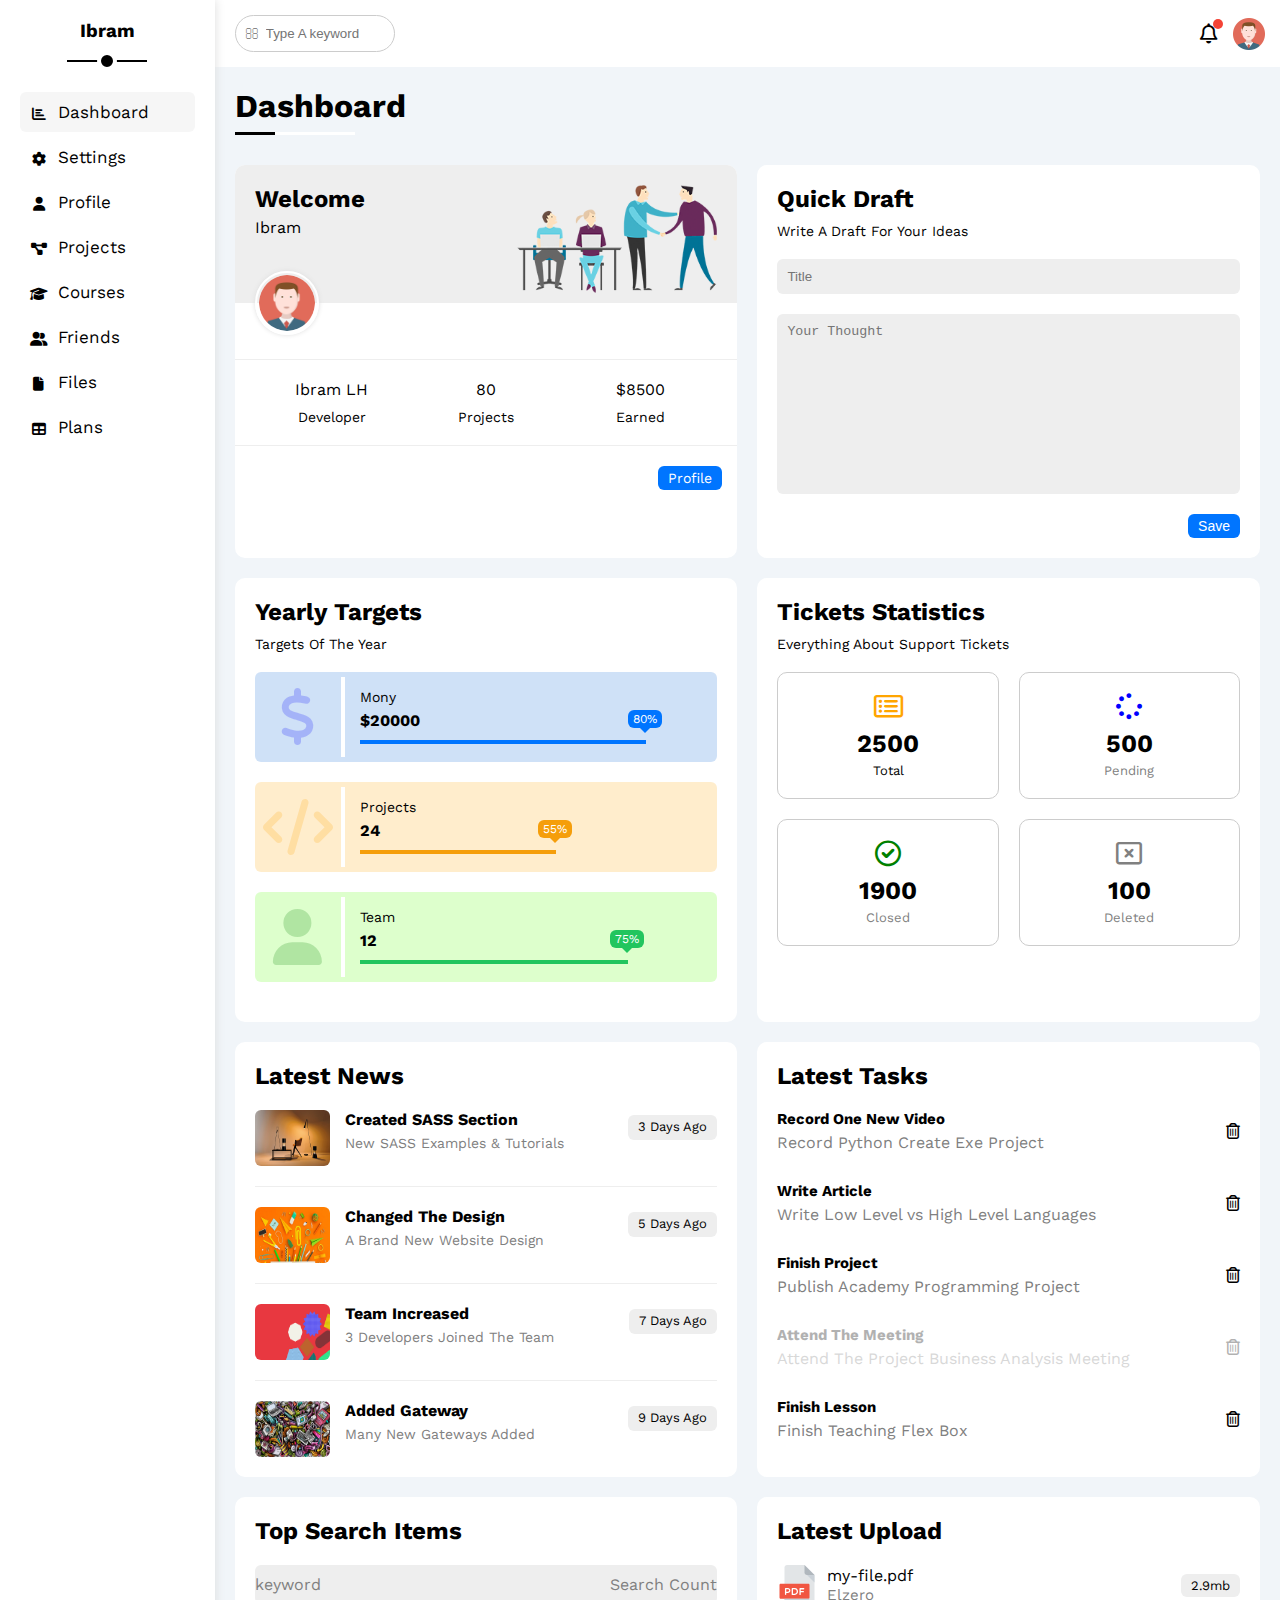
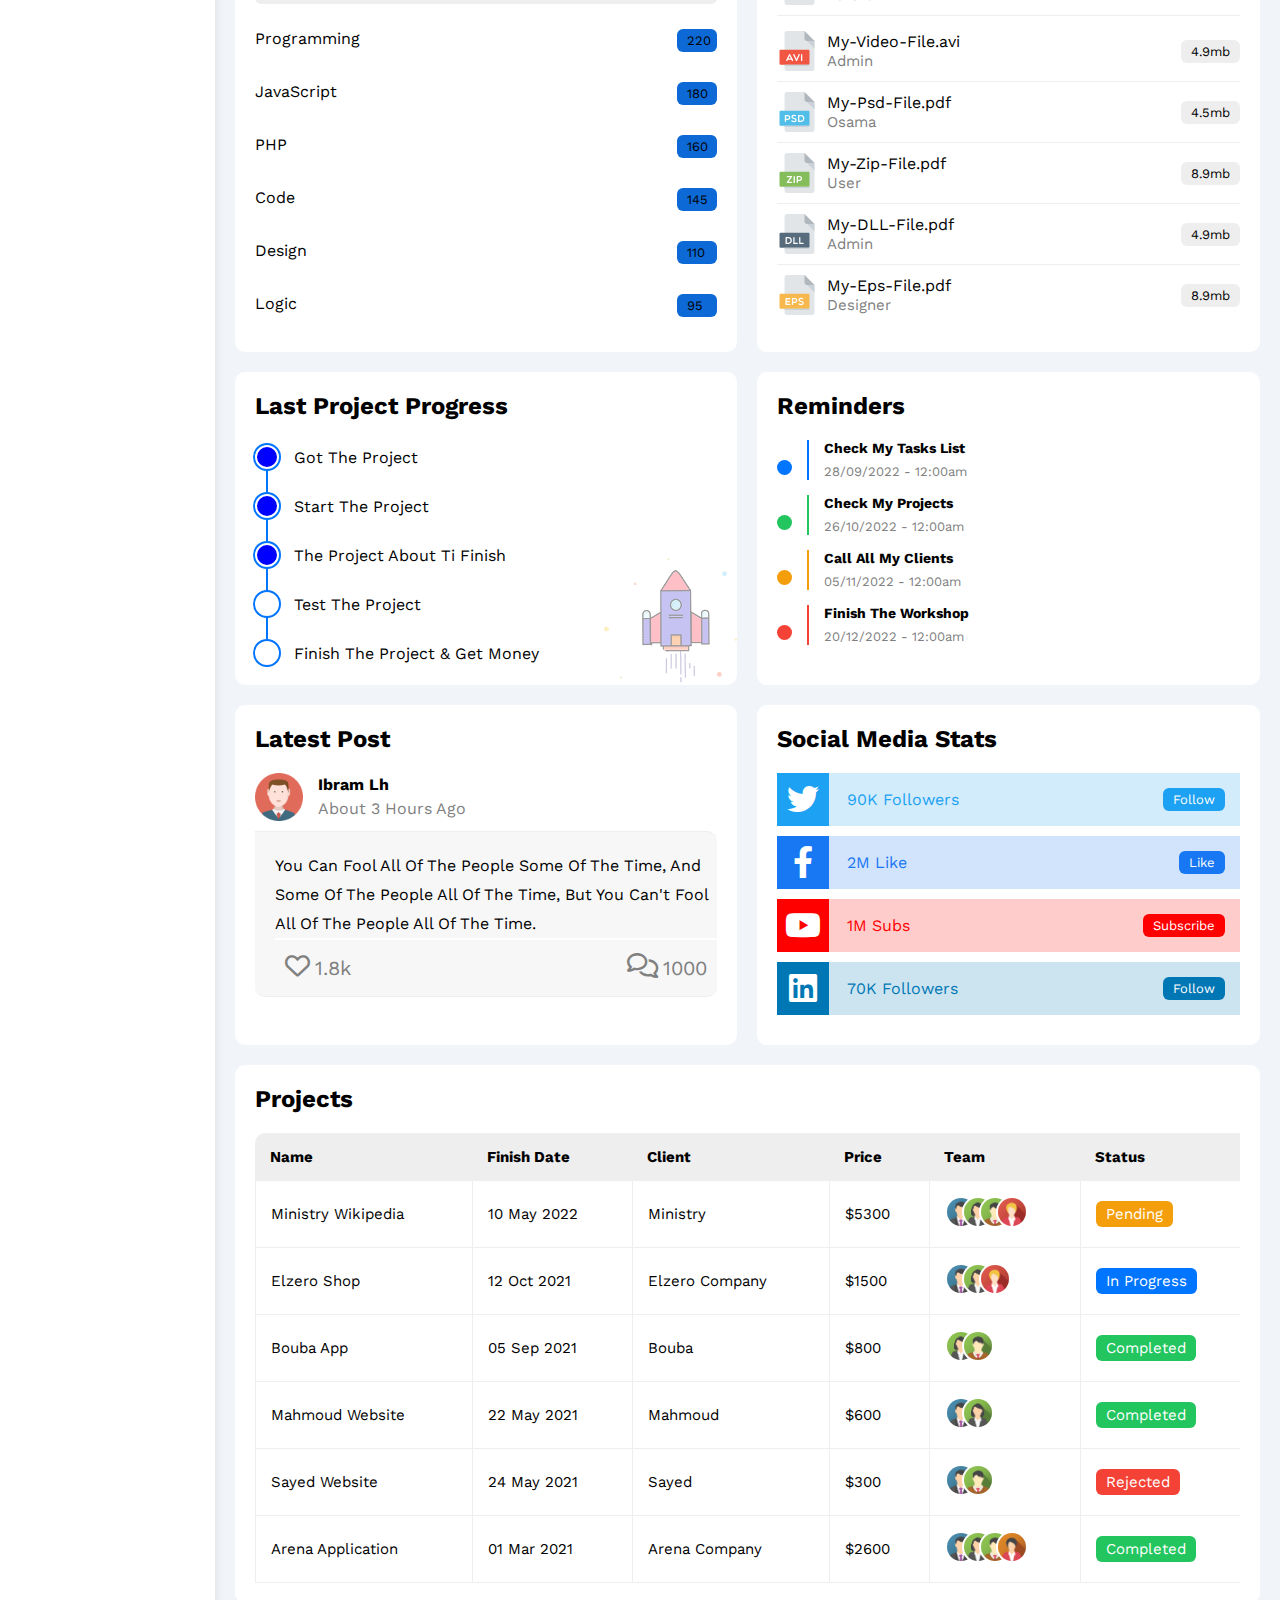
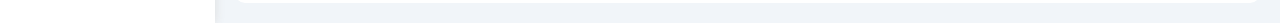
<file: index.html>
<!DOCTYPE html>
<html lang="en">
<head>
	<meta charset="utf-8">
	<meta http-equiv="X-UA-Compatible" content="IE-edge">
	<meta name="viewport" content="width=device-width,initial-scale=1.0">
	<link rel="stylesheet" href="https://cdnjs.cloudflare.com/ajax/libs/font-awesome/4.7.0/fonts/fontawesome-webfont.ttf">
	<link rel="stylesheet" href="https://cdnjs.cloudflare.com/ajax/libs/font-awesome/4.7.0/fonts/fontawesome-webfont.woff">
	<link rel="stylesheet" type="text/css" href="css/all.min.css">
	<link rel="stylesheet" type="text/css" href="css/framework.css">
	<link rel="stylesheet" type="text/css" href="css/master.css">

	<!-- Google Fonts -->
	<link rel="preconnect" href="https://fonts.googleapis.com">
	<link rel="preconnect" href="https://fonts.gstatic.com" crossorigin>
	<link href="https://fonts.googleapis.com/css2?family=Work+Sans:wght@100;200;300;400;500;600;700;800&display=swap" rel="stylesheet">
	<title>Dashboard</title>
</head>
<body>
<div class="page d-flex">
	<div class="sidebar bg-white p-20 p-relative">
	<h3 class="text-center p-relative mt-0">Ibram</h3>
	<ul>
		<li>
			<a class="active d-flex align-center fs-14 c-black rad-6 p-10" href="index.html">
				<i class="fa-solid fa-chart-bar fa-fw"></i>
				<span>Dashboard</span>
			</a>
		</li>
		<li>
			<a class=" d-flex align-center fs-14 c-black rad-6 p-10" href="settings.html">
				<i class="fa-solid fa-gear fa-fw"></i>
				<span>Settings</span>
			</a>
		</li>
		<li>
			<a class=" d-flex align-center fs-14 c-black rad-6 p-10" href="profile.html">
				<i class="fa-solid fa-user fa-fw"></i>
				<span>Profile</span>
			</a>
		</li>
		<li>
			<a class=" d-flex align-center fs-14 c-black rad-6 p-10" href="projects.html">
				<i class="fa-solid fa-diagram-project fa-fw"></i>
				<span>Projects</span>
			</a>
		</li>
		<li>
			<a class=" d-flex align-center fs-14 c-black rad-6 p-10" href="courses.html">
				<i class="fa-solid fa-graduation-cap fa-fw"></i>
				<span>Courses</span>
			</a>
		</li>
		<li>
			<a class=" d-flex align-center fs-14 c-black rad-6 p-10" href="friends.html">
				<i class="fa-solid fa-user-group fa-fw"></i>
				<span>Friends</span>
			</a>
		</li>
		<li>
			<a class=" d-flex align-center fs-14 c-black rad-6 p-10" href="files.html">
				<i class="fa-solid fa-file fa-fw"></i>
				<span>Files</span>
			</a>
		</li>
		<li>
			<a class=" d-flex align-center fs-14 c-black rad-6 p-10" href="plans.html">
				<i class="fa-solid fa-table fa-fw"></i>
				<span>Plans</span>
			</a>
		</li>
	</ul>
	</div>
	<div class="content w-full">
	<div class="head bg-white p-15 between-flex">
		<div class="search p-relative">
			<input class="p-10 rad-20" type="search" placeholder="Type A keyword" name="">
		</div>
		<div class="icons d-flex align-center">
			<span class="notification p-relative">
				<i class="fa-regular fa-bell fa-lg"></i>
			</span>
			<img src="imgs/avatar.png" alt="">
		</div>
	</div>
	<h1 class="p-relative">Dashboard</h1>
	<div class="wrapper d-grid gap-20">
		<div class="welcome bg-white rad-10 text-c-mobile block-mobile">
			<div class="intro p-20 d-flex space-between bg-eee">
				<div>
					<h2 class="m-0">Welcome</h2>
					<p class="c-gray mt-5">Ibram</p>
				</div>
				<img class="hide-mobile" src="imgs/welcome.png" alt="">
			</div>
			<img src="imgs/avatar.png" alt="" class="avatar">
			<div class="body text-center d-flex p-20 mt-20 mb-20 block-mobile">
				<div>Ibram LH <span class="d-block c-gray fs-14 mt-10">Developer</span></div>
				<div>80 <span class="d-block c-gray fs-14 mt-10">Projects</span></div>
				<div>$8500 <span class="d-block c-gray fs-14 mt-10">Earned</span></div>
			</div>
			<a href="profile.html" class="visit d-block fs-14 bg-blue c-white w-fit btn-shape">Profile</a>
		</div>
		<div class="quick-draft p-20 bg-white rad-10">
			<h2 class="mt-0 mb-10">Quick Draft</h2>
			<p class="mt-0 mb-20 c-gray fs-14">Write A Draft For Your Ideas</p>
			<form action="">
				<input class="d-block mb-20 w-full p-10 b-none bg-eee rad-6" type="text" name="" placeholder="Title">
				<textarea class="d-block mb-20 w-full p-10 b-none bg-eee rad-6" placeholder="Your Thought"></textarea>
				<input type="submit" value="Save" class="save d-block fs-14 bg-blue c-white b-none w-fit btn-shape" name="">
			</form>
		</div>
		<div class="targets p-20 bg-white rad-10">
			<h2 class="mt-0 mb-10">Yearly Targets</h2>
			<p class="mt-0 mb-20 c-gray fs-14">Targets Of The Year</p>
			<div class="target-row mb-20 blue d-flex ">
				<div class="icon center-flex">
					<i class="fa-solid fa-dollar-sign c-blue"></i>
				</div>
				<div class="details">
					<span class="fs-14 c-gray">Mony</span>
					<span class="d-block mt-5 mb-10 fw-bold">$20000</span>
					<div class="progress p-relative">
						<span class="bg-blue blue" style="width: 80%">
							<span class="bg-blue">80%</span>
						</span>
					</div>
				</div>
			</div>
			<div class="target-row mb-20 orange d-flex ">
				<div class="icon center-flex">
					<i class="fa-solid fa-code c-orange"></i>
				</div>
				<div class="details">
					<span class="fs-14 c-gray">Projects</span>
					<span class="d-block mt-5 mb-10 fw-bold">24</span>
					<div class="progress p-relative">
						<span class="bg-orange orange" style="width: 55%">
							<span class="bg-orange">55%</span>
						</span>
					</div>
				</div>
			</div>
			<div class="target-row mb-20 green d-flex ">
				<div class="icon center-flex">
					<i class="fa-solid fa-user c-green"></i>
				</div>
				<div class="details">
					<span class="fs-14 c-gray">Team</span>
					<span class="d-block mt-5 mb-10 fw-bold">12</span>
					<div class="progress p-relative">
						<span class="bg-green green" style="width: 75%">
							<span class="bg-green">75%</span>
						</span>
					</div>
				</div>
			</div>
		</div>
		<!-- Start Ticket Widget -->
	<div class="tickets p-20 bg-white rad-10">
		<h2 class="mt-0 mb-10">Tickets Statistics</h2>
		<p class="mt-0 mb-20 c-gray fs-14">Everything About Support Tickets</p>
		<div class="d-flex text-center gap-20 f-wrap">
			<div class="box p-20 rad-10 fs-13 c-gray">
				<i class="fa-regular fa-rectangle-list fa-2x mb-10 c-orange"></i>
				<span class="d-block c-black fw-bold fs-25 mb-5">
				2500
				</span>
				Total
			</div>
		<div class="box p-20 rad-10 fs-13 c-grey">
                <i class="fa-solid fa-spinner fa-2x mb-10 c-blue"></i>
                <span class="d-block c-black fw-bold fs-25 mb-5">500</span>
                Pending
              </div>
              <div class="box p-20 rad-10 fs-13 c-grey">
                <i class="fa-regular fa-circle-check fa-2x mb-10 c-green"></i>
                <span class="d-block c-black fw-bold fs-25 mb-5">1900</span>
                Closed
              </div>
              <div class="box p-20 rad-10 fs-13 c-grey">
                <i class="fa-regular fa-rectangle-xmark fa-2x mb-10 c-red"></i>
                <span class="d-block c-black fw-bold fs-25 mb-5">100</span>
                Deleted
              </div>
            </div>
          </div>
	<!-- Start Ticket Widget -->
	<!-- Start Latest News -->
		<div class="latest-news p-20 bg-white rad-10 text-c-mobile">
			<h2 class="mt-0 mb-20">Latest News</h2>
			<div class="news-row d-flex">
              <img src="imgs/news-01.png" alt="" />
              <div class="info">
                <h3 class="fs-20">Created SASS Section</h3>
                <p class="m-0 fs-14 c-grey">New SASS Examples & Tutorials</p>
              </div>
              <div class="btn-shape bg-eee fs-13 mt-5 label">3 Days Ago</div>
            </div>
            <div class="news-row d-flex">
              <img src="imgs/news-02.png" alt="" />
              <div class="info">
                <h3>Changed The Design</h3>
                <p class="m-0 fs-14 c-grey">A Brand New Website Design</p>
              </div>
              <div class="btn-shape bg-eee fs-13 mt-5 label">5 Days Ago</div>
            </div>
            <div class="news-row d-flex">
              <img src="imgs/news-03.png" alt="" />
              <div class="info">
                <h3>Team Increased</h3>
                <p class="m-0 fs-14 c-grey">3 Developers Joined The Team</p>
              </div>
              <div class="btn-shape bg-eee fs-13 mt-5 label">7 Days Ago</div>
            </div>
            <div class="news-row d-flex">
              <img src="imgs/news-04.png" alt="" />
              <div class="info">
                <h3>Added Gateway</h3>
                <p class="m-0 fs-14 c-grey">Many New Gateways Added</p>
              </div>
              <div class="btn-shape bg-eee fs-13 mt-5 label">9 Days Ago</div>
     
		</div>
	<!-- End Latest News -->
		
	</div>
	<!-- Start Tasks -->
	<div class="tasks p-20 bg-white rad-10">
			<h2 class="mt-0 mb-20">Latest Tasks</h2>
		<div class="task-row between-flex">
              <div class="info">
                <h3 class="mt-0 mb-5 fs-15">Record One New Video</h3>
                <p class="m-0 c-grey">Record Python Create Exe Project</p>
              </div>
              <i class="fa-regular fa-trash-can delete"></i>
            </div>
            <div class="task-row between-flex">
              <div class="info">
                <h3 class="mt-0 mb-5 fs-15">Write Article</h3>
                <p class="m-0 c-grey">Write Low Level vs High Level Languages</p>
              </div>
              <i class="fa-regular fa-trash-can delete"></i>
            </div>
            <div class="task-row between-flex">
              <div class="info">
                <h3 class="mt-0 mb-5 fs-15">Finish Project</h3>
                <p class="m-0 c-grey">Publish Academy Programming Project</p>
              </div>
              <i class="fa-regular fa-trash-can delete"></i>
            </div>
            <div class="task-row between-flex done">
              <div class="info">
                <h3 class="mt-0 mb-5 fs-15">Attend The Meeting</h3>
                <p class="m-0 c-grey">Attend The Project Business Analysis Meeting</p>
              </div>
              <i class="fa-regular fa-trash-can delete"></i>
            </div>
            <div class="task-row between-flex">
              <div class="info">
                <h3 class="mt-0 mb-5 fs-15">Finish Lesson</h3>
                <p class="m-0 c-grey">Finish Teaching Flex Box</p>
              </div>
              <i class="fa-regular fa-trash-can delete"></i>
            </div>
		</div>
	<!-- End Tasks -->
	<!-- Start Top Search Word Widget -->
		<div class="search-item p-20 bg-white rad-10">
			<h2 class="mt-0 mb-20">Top Search Items</h2>
			<div class="items-head d-flex space-between c-grey mb-10 bg-eee pt-10 pb-10 rad-6">
				<div>keyword</div>
				<div>Search Count</div>
			</div>
			 <div class="items d-flex space-between pt-15 pb-15">
              <span>Programming</span>
              <span class="bg-alt-blue w-40 fs-13 btn-shape">220</span>
            </div>
            <div class="items d-flex space-between pt-15 pb-15">
              <span>JavaScript</span>
              <span class="bg-alt-blue w-40 btn-shape fs-13">180</span>
            </div>
            <div class="items d-flex space-between pt-15 pb-15">
              <span>PHP</span>
              <span class="bg-alt-blue w-40 btn-shape fs-13">160</span>
            </div>
            <div class="items d-flex space-between pt-15 pb-15">
              <span>Code</span>
              <span class="bg-alt-blue w-40 btn-shape fs-13">145</span>
            </div>
            <div class="items d-flex space-between pt-15 pb-15">
              <span>Design</span>
              <span class="bg-alt-blue w-40 btn-shape fs-13">110</span>
            </div>
            <div class="items d-flex space-between pt-15 pb-15">
              <span>Logic</span>
              <span class="bg-alt-blue w-40 btn-shape fs-13">95</span>
            </div>

		</div>
	<!-- End Top Search Word Widget -->
	<!-- Start latest Upload -->
		<div class="latest-uploads p-20 bg-white rad-10">
			<h2 class="mt-0 mb-20">Latest Upload</h2>
			<ul class="m-0">
				<li class="between-flex pb-10 mb-15">
                <div class="d-flex align-center">
                  <img class="mr-10" src="imgs/pdf.svg" alt="" />
                  <div>
                    <span class="d-block">my-file.pdf</span>
                    <span class="fs-15 c-grey">Elzero</span>
                  </div>
                </div>
                <div class="bg-eee btn-shape fs-13">2.9mb</div>
              </li>
              <li class="between-flex pb-10 mb-10">
                <div class="d-flex align-center">
                  <img class="mr-10" src="imgs/avi.svg" alt="" />
                  <div>
                    <span class="d-block">My-Video-File.avi</span>
                    <span class="fs-15 c-grey">Admin</span>
                  </div>
                </div>
                <div class="bg-eee btn-shape fs-13">4.9mb</div>
              </li>
              <li class="between-flex pb-10 mb-10">
                <div class="d-flex align-center">
                  <img class="mr-10" src="imgs/psd.svg" alt="" />
                  <div>
                    <span class="d-block">My-Psd-File.pdf</span>
                    <span class="fs-15 c-grey">Osama</span>
                  </div>
                </div>
                <div class="bg-eee btn-shape fs-13">4.5mb</div>
              </li>
              <li class="between-flex pb-10 mb-10">
                <div class="d-flex align-center">
                  <img class="mr-10" src="imgs/zip.svg" alt="" />
                  <div>
                    <span class="d-block">My-Zip-File.pdf</span>
                    <span class="fs-15 c-grey">User</span>
                  </div>
                </div>
                <div class="bg-eee btn-shape fs-13">8.9mb</div>
              </li>
              <li class="between-flex pb-10 mb-10">
                <div class="d-flex align-center">
                  <img class="mr-10" src="imgs/dll.svg" alt="" />
                  <div>
                    <span class="d-block">My-DLL-File.pdf</span>
                    <span class="fs-15 c-grey">Admin</span>
                  </div>
                </div>
                <div class="bg-eee btn-shape fs-13">4.9mb</div>
              </li>
              <li class="between-flex">
                <div class="d-flex align-center">
                  <img class="mr-10" src="imgs/eps.svg" alt="" />
                  <div>
                    <span class="d-block">My-Eps-File.pdf</span>
                    <span class="fs-15 c-grey">Designer</span>
                  </div>
                </div>
                <div class="bg-eee btn-shape fs-13">8.9mb</div>
              </li>
			</ul>
		</div>
	<!-- End latest Upload -->
	<!-- Start Last Project Progress Widget -->
		<div class="last-project p-20 bg-white rad-10 p-relative">
			<h2 class="mt-0 mb-20">Last Project Progress</h2>
			<ul class="m-0 p-relative">
				<li class="mt-25 d-flex align-center done"><span>Got The Project</span></li>
				<li class="mt-25 d-flex align-center done"><span>Start The Project</span></li>
				<li class="mt-25 d-flex align-center done"><span>The Project About Ti Finish</span></li>
				<li class="mt-25 d-flex align-center current"><span>Test The Project</span></li>
				<li class="mt-25 d-flex align-center"><span>Finish The Project & Get Money</span></li>
			</ul>
			<img class="launch-icon hide-mobile" src="imgs/project.png" alt="">
		</div>
	<!-- End Last Project Progress Widget -->
	<!-- Start Reminders widget -->
	<div class="reminders p-20 bg-white rad-10 p-relative">
		<h2 class="mt-0 mr-25">Reminders</h2>
		<ul class="m-0">
			 <li class="d-flex align-center mt-15">
                <span class="key bg-blue mr-15 mt-15 d-block rad-half"></span>
                <div class="pl-15 blue">
                  <p class="fs-14 fw-bold mt-0 mb-5">Check My Tasks List</p>
                  <span class="fs-13 c-grey">28/09/2022 - 12:00am</span>
                </div>
              </li>
              <li class="d-flex align-center mt-15">
                <span class="key bg-green mr-15 mt-15 d-block rad-half"></span>
                <div class="pl-15 green">
                  <p class="fs-14 fw-bold mt-0 mb-5">Check My Projects</p>
                  <span class="fs-13 c-grey">26/10/2022 - 12:00am</span>
                </div>
              </li>
              <li class="d-flex align-center mt-15">
                <span class="key bg-orange mr-15 mt-15 d-block rad-half"></span>
                <div class="pl-15 orange">
                  <p class="fs-14 fw-bold mt-0 mb-5">Call All My Clients</p>
                  <span class="fs-13 c-grey">05/11/2022 - 12:00am</span>
                </div>
              </li>
              <li class="d-flex align-center mt-15">
                <span class="key bg-red mr-15 mt-15 d-block rad-half"></span>
                <div class="pl-15 red">
                  <p class="fs-14 fw-bold mt-0 mb-5">Finish The Workshop</p>
                  <span class="fs-13 c-grey">20/12/2022 - 12:00am</span>
                </div>
              </li>
		</ul>
	</div>
	<!-- End Reminders widget -->
	<!-- Start Latest Post Widget -->
	<div class="latest-post p-20 bg-white rad-10
	p-relative">
		<h2 class="mt-0 mb-25">Latest Post</h2>
		<div class="top d-flex align-center pb-10">
			<img class="avatar mr-15" src="imgs/avatar.png">
			<div class="info">
				<span class="d-block mb-5 fw-bold">Ibram Lh</span>
				<span class="c-grey">About 3 Hours Ago</span>
			</div>
		</div>
		<div class="post-content text-c-mobile pt-20 pd-20 mt20 mb20">  You can fool all of the people some of the time, and some of the people all of the time, but you can't
              fool all of the people all of the time.
               <div class="post-stats between-flex c-grey">
              	<div>
              		<i class="fa-regular fa-heart fs-25"></i>
              		<span class="fs-20">1.8k</span>
              	</div>
              	<div>
              		<i class="fa-regular fa-comments fs-25"></i>
              		<span class="fs-20">1000</span>
              	</div>
              </div>
      	</div>
             
	</div>
	<!-- End Latest Post Widget -->
	<!-- Start Social Media Stats Widget -->
	<div class="social-media p-20 bg-white rad-10 p-relative">
		<h2 class="mt-0 mb-25">Social Media Stats</h2>
		<div class="box twitter p-15  p-relative mb-10 between-flex">
              <i class="fa-brands p-10 fa-twitter fa-2x c-white h-full center-flex"></i>
              <span>90K Followers</span>
              <a class="fs-13 c-white btn-shape" href="#">Follow</a>
            </div>
            <div class="box facebook p-15 p-relative mb-10 between-flex">
              <i class="fa-brands p-10 fa-facebook-f fa-2x c-white h-full center-flex"></i>
              <span>2M Like</span>
              <a class="fs-13 c-white btn-shape" href="#">Like</a>
            </div>
            <div class="box youtube p-15 p-relative mb-10 between-flex">
              <i class="fa-brands fa-youtube p-10 fa-2x c-white h-full center-flex"></i>
              <span>1M Subs</span>
              <a class="fs-13 c-white btn-shape" href="#">Subscribe</a>
            </div>
            <div class="box linkedin p-15 p-relative mb-10 between-flex">
              <i class="fa-brands fa-linkedin p-10 fa-2x c-white h-full center-flex"></i>
              <span>70K Followers</span>
              <a class="fs-13 c-white btn-shape" href="#">Follow</a>
            </div>
	</div>
	<!-- End Social Media Stats Widget -->
	</div>
	<!-- Start Projects Table -->
		<div class="projects p-20 bg-white rad-10 m-20">
			<h2 class="mt-0 mb-20">Projects</h2>
			<div class="responsive-table">
				<table class="fs-15 w-full">
					<thead>
						<tr>
							<td>Name</td>
							<td>Finish Date</td>
							<td>Client</td>
							<td>Price</td>
							<td>Team</td>
							<td>Status</td>
						</tr>
					</thead>
					<tbody>
                <tr>
                  <td>Ministry Wikipedia</td>
                  <td>10 May 2022</td>
                  <td>Ministry</td>
                  <td>$5300</td>
                  <td>
                    <img src="imgs/team-01.png" alt="" />
                    <img src="imgs/team-02.png" alt="" />
                    <img src="imgs/team-03.png" alt="" />
                    <img src="imgs/team-05.png" alt="" />
                  </td>
                  <td>
                    <span class="label btn-shape bg-orange c-white">Pending</span>
                  </td>
                </tr>
                <tr>
                  <td>Elzero Shop</td>
                  <td>12 Oct 2021</td>
                  <td>Elzero Company</td>
                  <td>$1500</td>
                  <td>
                    <img src="imgs/team-01.png" alt="" />
                    <img src="imgs/team-02.png" alt="" />
                    <img src="imgs/team-05.png" alt="" />
                  </td>
                  <td><span class="label btn-shape bg-blue c-white">In Progress</span></td>
                </tr>
                <tr>
                  <td>Bouba App</td>
                  <td>05 Sep 2021</td>
                  <td>Bouba</td>
                  <td>$800</td>
                  <td>
                    <img src="imgs/team-02.png" alt="" />
                    <img src="imgs/team-03.png" alt="" />
                  </td>
                  <td><span class="label btn-shape bg-green c-white">Completed</span></td>
                </tr>
                <tr>
                  <td>Mahmoud Website</td>
                  <td>22 May 2021</td>
                  <td>Mahmoud</td>
                  <td>$600</td>
                  <td>
                    <img src="imgs/team-01.png" alt="" />
                    <img src="imgs/team-02.png" alt="" />
                  </td>
                  <td><span class="label btn-shape bg-green c-white">Completed</span></td>
                </tr>
                <tr>
                  <td>Sayed Website</td>
                  <td>24 May 2021</td>
                  <td>Sayed</td>
                  <td>$300</td>
                  <td>
                    <img src="imgs/team-01.png" alt="" />
                    <img src="imgs/team-03.png" alt="" />
                  </td>
                  <td><span class="label btn-shape bg-red c-white">Rejected</span></td>
                </tr>
                <tr>
                  <td>Arena Application</td>
                  <td>01 Mar 2021</td>
                  <td>Arena Company</td>
                  <td>$2600</td>
                  <td>
                    <img src="imgs/team-01.png" alt="" />
                    <img src="imgs/team-02.png" alt="" />
                    <img src="imgs/team-03.png" alt="" />
                    <img src="imgs/team-04.png" alt="" />
                  </td>
                  <td><span class="label btn-shape bg-green c-white">Completed</span></td>
                </tr>
              </tbody>
				</table>
			</div>
		</div>
	<!-- End Projects Table -->
</div>
</body>
</html>
</file>
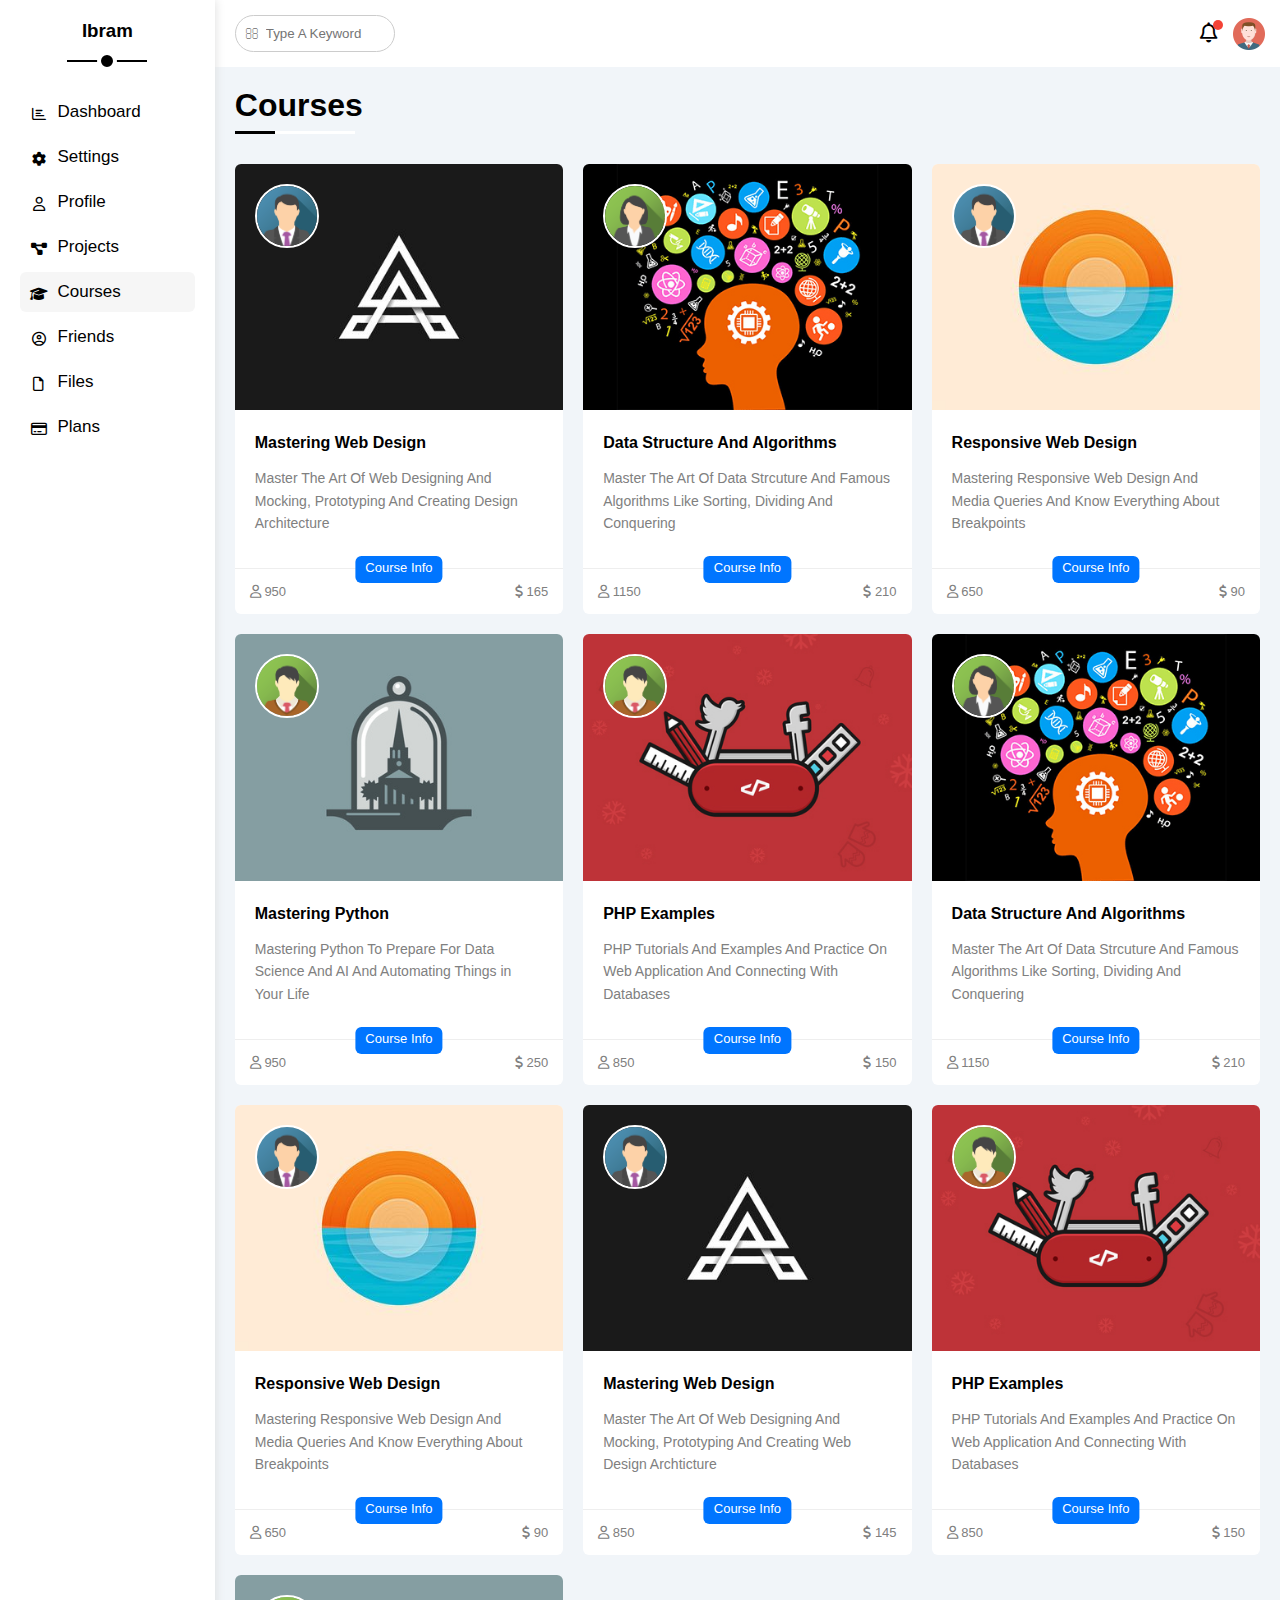
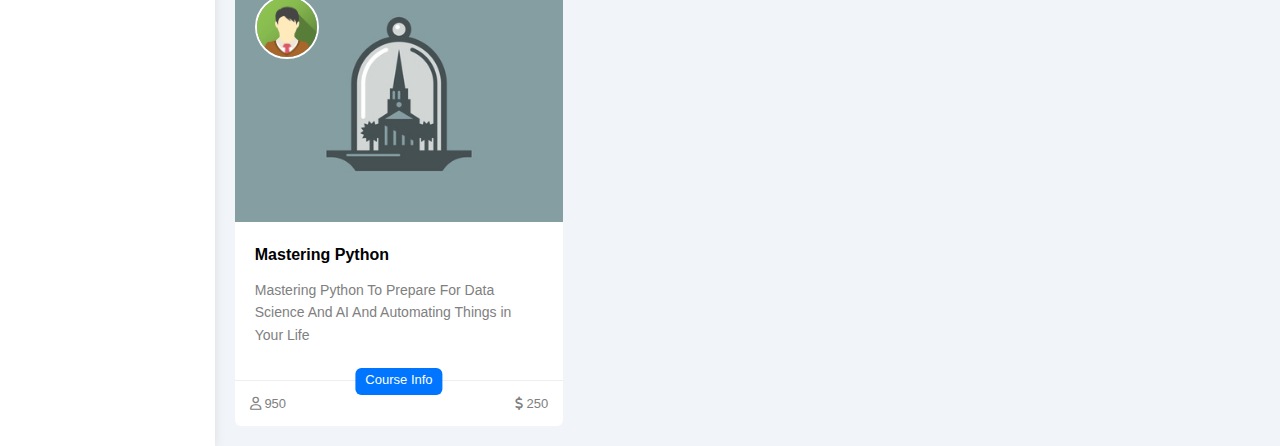
<file: courses.html>
<!DOCTYPE html>
<html lang="en">
  <head>
    <meta charset="UTF-8" />
    <meta http-equiv="X-UA-Compatible" content="IE=edge" />
    <meta name="viewport" content="width=device-width, initial-scale=1.0" />
    <title>Courses</title>
    <link rel="stylesheet" href="css/all.min.css" />
    <link rel="stylesheet" href="css/framework.css" />
    <link rel="stylesheet" href="css/master.css" />
    <link rel="preconnect" href="https://fonts.googleapis.com" />
    <link rel="preconnect" href="https://fonts.gstatic.com" crossorigin />
    <link href="https://fonts.googleapis.com/css2?family=Open+Sans:wght@300;500&display=swap" rel="stylesheet" />
  </head>
  <body>
    <div class="page d-flex">
      <div class="sidebar bg-white p-20 p-relative">
        <h3 class="p-relative text-center mt-0">Ibram</h3>
        <ul>
          <li>
            <a class="d-flex align-center fs-14 c-black rad-6 p-10" href="index.html">
              <i class="fa-regular fa-chart-bar fa-fw"></i>
              <span>Dashboard</span>
            </a>
          </li>
          <li>
            <a class=" d-flex align-center fs-14 c-black rad-6 p-10" href="settings.html">
              <i class="fa-solid fa-gear fa-fw"></i>
              <span>Settings</span>
            </a>
          </li>
          <li>
            <a class=" d-flex align-center fs-14 c-black rad-6 p-10" href="profile.html">
              <i class="fa-regular fa-user fa-fw"></i>
              <span>Profile</span>
            </a>
          </li>
          <li>
            <a class=" d-flex align-center fs-14 c-black rad-6 p-10" href="projects.html">
              <i class="fa-solid fa-diagram-project fa-fw"></i>
              <span>Projects</span>
            </a>
          </li>
          <li>
            <a class="active d-flex align-center fs-14 c-black rad-6 p-10" href="courses.html">
              <i class="fa-solid fa-graduation-cap fa-fw"></i>
              <span>Courses</span>
            </a>
          </li>
          <li>
            <a class="d-flex align-center fs-14 c-black rad-6 p-10" href="friends.html">
              <i class="fa-regular fa-circle-user fa-fw"></i>
              <span>Friends</span>
            </a>
          </li>
          <li>
            <a class="d-flex align-center fs-14 c-black rad-6 p-10" href="files.html">
              <i class="fa-regular fa-file fa-fw"></i>
              <span>Files</span>
            </a>
          </li>
          <li>
            <a class="d-flex align-center fs-14 c-black rad-6 p-10" href="plans.html">
              <i class="fa-regular fa-credit-card fa-fw"></i>
              <span>Plans</span>
            </a>
          </li>
        </ul>
      </div>
      <div class="content w-full">
        <!-- Start Head -->
        <div class="head bg-white p-15 between-flex">
          <div class="search p-relative">
            <input class="p-10 rad-20" type="search" placeholder="Type A Keyword" />
          </div>
          <div class="icons d-flex align-center">
            <span class="notification p-relative">
              <i class="fa-regular fa-bell fa-lg"></i>
            </span>
            <img src="imgs/avatar.png" alt="" />
          </div>
        </div>
        <!-- End Head -->
        <h1 class="p-relative">Courses</h1>
        <div class="courses-page d-grid m-20 gap-20">
          <div class="course bg-white rad-6 p-relative">
            <img class="cover" src="imgs/course-01.jpg" alt="" />
            <img class="instructor" src="imgs/team-01.png" alt="" />
            <div class="p-20">
              <h4 class="m-0">Mastering Web Design</h4>
              <p class="description c-grey mt-15 fs-14">
                Master The Art Of Web Designing And Mocking, Prototyping And Creating Design Architecture
              </p>
            </div>
            <div class="info p-15 p-relative between-flex">
              <span class="title bg-blue c-white btn-shape">Course Info</span>
              <span class="c-grey">
                <i class="fa-regular fa-user"></i>
                950
              </span>
              <span class="c-grey">
                <i class="fa-solid fa-dollar-sign"></i>
                165
              </span>
            </div>
          </div>
          <div class="course bg-white rad-6 p-relative">
            <img class="cover" src="imgs/course-02.jpg" alt="" />
            <img class="instructor" src="imgs/team-02.png" alt="" />
            <div class="p-20">
              <h4 class="m-0">Data Structure And Algorithms</h4>
              <p class="description c-grey mt-15 fs-14">
                Master The Art Of Data Strcuture And Famous Algorithms Like Sorting, Dividing And Conquering
              </p>
            </div>
            <div class="info p-15 p-relative between-flex">
              <span class="title bg-blue c-white btn-shape">Course Info</span>
              <span class="c-grey"> <i class="fa-regular fa-user"></i> 1150</span>
              <span class="c-grey"><i class="fa-solid fa-dollar-sign"></i> 210</span>
            </div>
          </div>
          <div class="course bg-white rad-6 p-relative">
            <img class="cover" src="imgs/course-03.jpg" alt="" />
            <img class="instructor" src="imgs/team-01.png" alt="" />
            <div class="p-20">
              <h4 class="m-0">Responsive Web Design</h4>
              <p class="description c-grey mt-15 fs-14">
                Mastering Responsive Web Design And Media Queries And Know Everything About Breakpoints
              </p>
            </div>
            <div class="info p-15 p-relative between-flex">
              <span class="title bg-blue c-white btn-shape">Course Info</span>
              <span class="c-grey"> <i class="fa-regular fa-user"></i> 650</span>
              <span class="c-grey"><i class="fa-solid fa-dollar-sign"></i> 90</span>
            </div>
          </div>
          <div class="course bg-white rad-6 p-relative">
            <img class="cover" src="imgs/course-04.jpg" alt="" />
            <img class="instructor" src="imgs/team-03.png" alt="" />
            <div class="p-20">
              <h4 class="m-0">Mastering Python</h4>
              <p class="description c-grey mt-15 fs-14">
                Mastering Python To Prepare For Data Science And AI And Automating Things in Your Life
              </p>
            </div>
            <div class="info p-15 p-relative between-flex">
              <span class="title bg-blue c-white btn-shape">Course Info</span>
              <span class="c-grey"> <i class="fa-regular fa-user"></i> 950</span>
              <span class="c-grey"><i class="fa-solid fa-dollar-sign"></i> 250</span>
            </div>
          </div>
          <div class="course bg-white rad-6 p-relative">
            <img class="cover" src="imgs/course-05.jpg" alt="" />
            <img class="instructor" src="imgs/team-03.png" alt="" />
            <div class="p-20">
              <h4 class="m-0">PHP Examples</h4>
              <p class="description c-grey mt-15 fs-14">
                PHP Tutorials And Examples And Practice On Web Application And Connecting With Databases
              </p>
            </div>
            <div class="info p-15 p-relative between-flex">
              <span class="title bg-blue c-white btn-shape">Course Info</span>
              <span class="c-grey"> <i class="fa-regular fa-user"></i> 850</span>
              <span class="c-grey"><i class="fa-solid fa-dollar-sign"></i> 150</span>
            </div>
          </div>
          <div class="course bg-white rad-6 p-relative">
            <img class="cover" src="imgs/course-02.jpg" alt="" />
            <img class="instructor" src="imgs/team-02.png" alt="" />
            <div class="p-20">
              <h4 class="m-0">Data Structure And Algorithms</h4>
              <p class="description c-grey mt-15 fs-14">
                Master The Art Of Data Strcuture And Famous Algorithms Like Sorting, Dividing And Conquering
              </p>
            </div>
            <div class="info p-15 p-relative between-flex">
              <span class="title bg-blue c-white btn-shape">Course Info</span>
              <span class="c-grey"> <i class="fa-regular fa-user"></i> 1150</span>
              <span class="c-grey"><i class="fa-solid fa-dollar-sign"></i> 210</span>
            </div>
          </div>
          <div class="course bg-white rad-6 p-relative">
            <img class="cover" src="imgs/course-03.jpg" alt="" />
            <img class="instructor" src="imgs/team-01.png" alt="" />
            <div class="p-20">
              <h4 class="m-0">Responsive Web Design</h4>
              <p class="description c-grey mt-15 fs-14">
                Mastering Responsive Web Design And Media Queries And Know Everything About Breakpoints
              </p>
            </div>
            <div class="info p-15 p-relative between-flex">
              <span class="title bg-blue c-white btn-shape">Course Info</span>
              <span class="c-grey"> <i class="fa-regular fa-user"></i> 650</span>
              <span class="c-grey"><i class="fa-solid fa-dollar-sign"></i> 90</span>
            </div>
          </div>
          <div class="course bg-white rad-6 p-relative">
            <img class="cover" src="imgs/course-01.jpg" alt="" />
            <img class="instructor" src="imgs/team-01.png" alt="" />
            <div class="p-20">
              <h4 class="m-0">Mastering Web Design</h4>
              <p class="description c-grey mt-15 fs-14">
                Master The Art Of Web Designing And Mocking, Prototyping And Creating Web Design Archticture
              </p>
            </div>
            <div class="info p-15 p-relative between-flex">
              <span class="title bg-blue c-white btn-shape">Course Info</span>
              <span class="c-grey"> <i class="fa-regular fa-user"></i> 850</span>
              <span class="c-grey"><i class="fa-solid fa-dollar-sign"></i> 145</span>
            </div>
          </div>
          <div class="course bg-white rad-6 p-relative">
            <img class="cover" src="imgs/course-05.jpg" alt="" />
            <img class="instructor" src="imgs/team-03.png" alt="" />
            <div class="p-20">
              <h4 class="m-0">PHP Examples</h4>
              <p class="description c-grey mt-15 fs-14">
                PHP Tutorials And Examples And Practice On Web Application And Connecting With Databases
              </p>
            </div>
            <div class="info p-15 p-relative between-flex">
              <span class="title bg-blue c-white btn-shape">Course Info</span>
              <span class="c-grey"> <i class="fa-regular fa-user"></i> 850</span>
              <span class="c-grey"><i class="fa-solid fa-dollar-sign"></i> 150</span>
            </div>
          </div>
          <div class="course bg-white rad-6 p-relative">
            <img class="cover" src="imgs/course-04.jpg" alt="" />
            <img class="instructor" src="imgs/team-03.png" alt="" />
            <div class="p-20">
              <h4 class="m-0">Mastering Python</h4>
              <p class="description c-grey mt-15 fs-14">
                Mastering Python To Prepare For Data Science And AI And Automating Things in Your Life
              </p>
            </div>
            <div class="info p-15 p-relative between-flex">
              <span class="title bg-blue c-white btn-shape">Course Info</span>
              <span class="c-grey"> <i class="fa-regular fa-user"></i> 950</span>
              <span class="c-grey"><i class="fa-solid fa-dollar-sign"></i> 250</span>
            </div>
          </div>
        </div>
      </div>
    </div>
  </body>
</html>
</file>
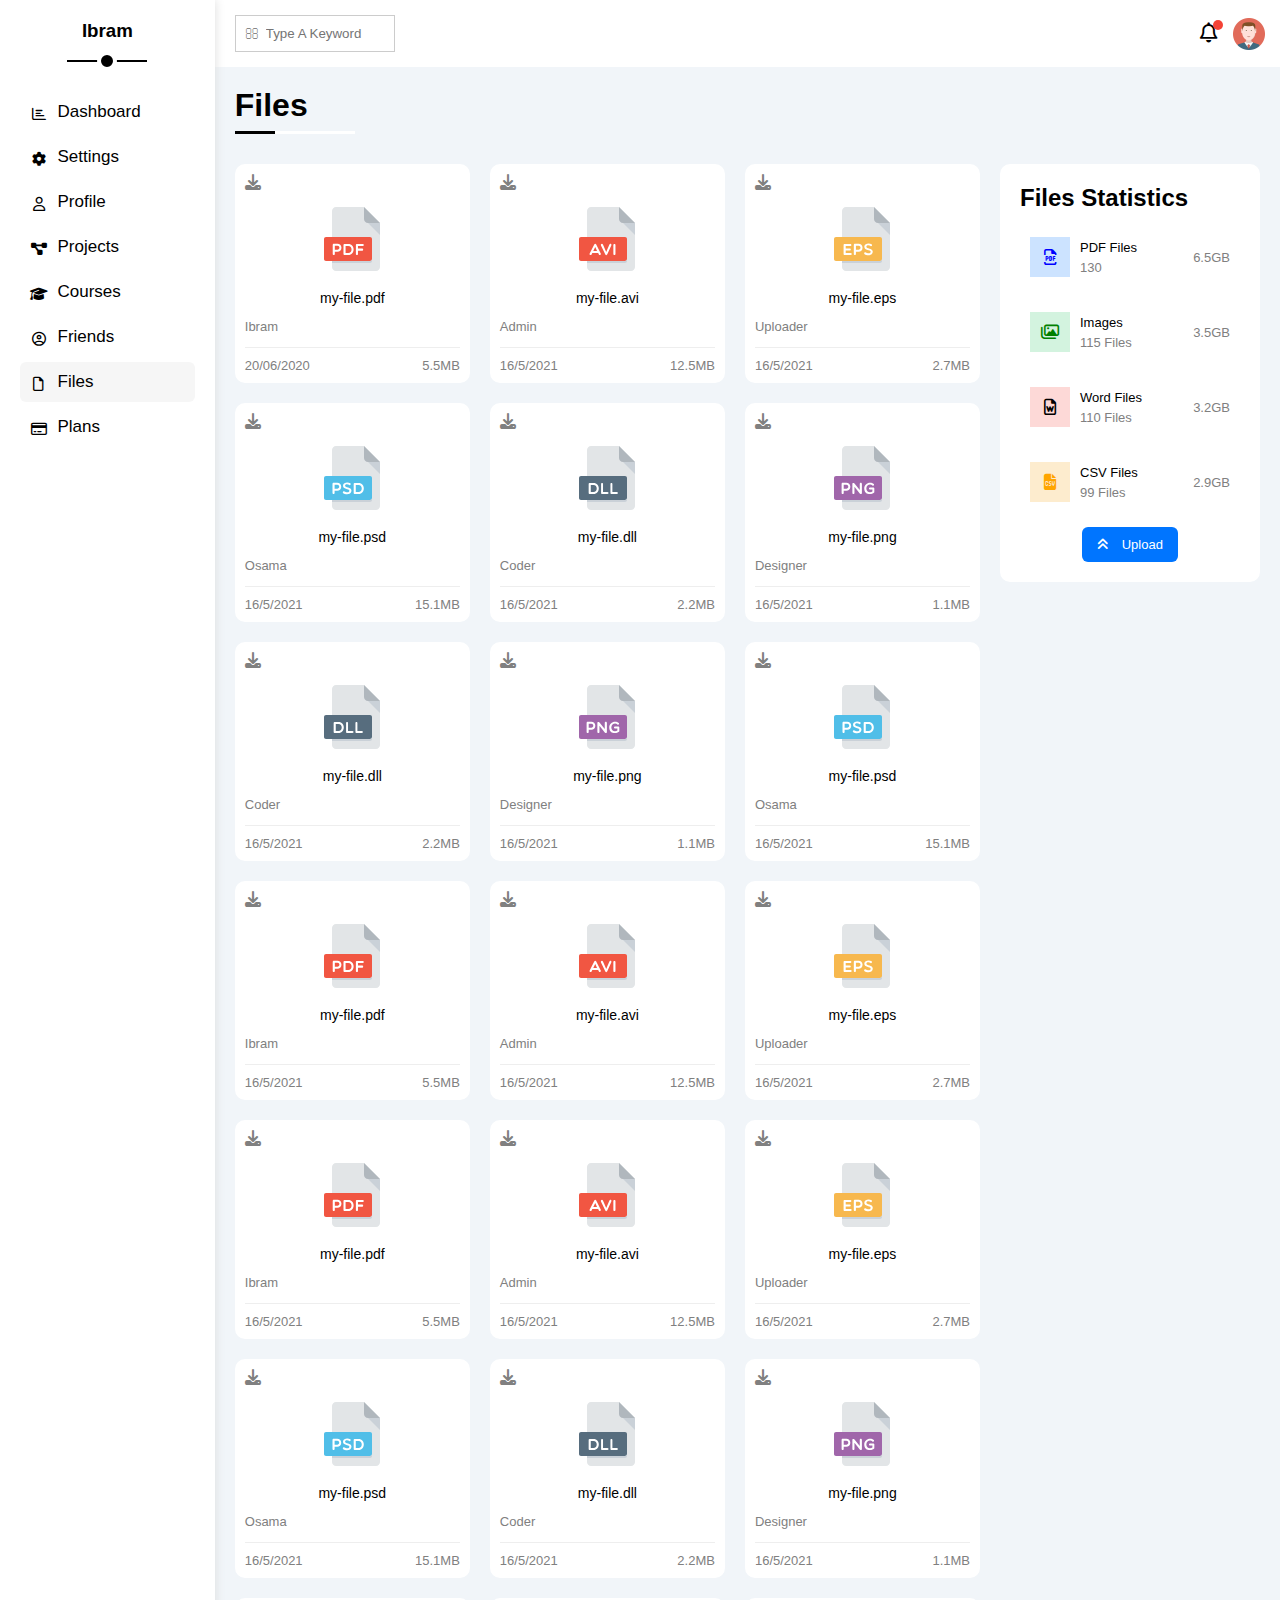
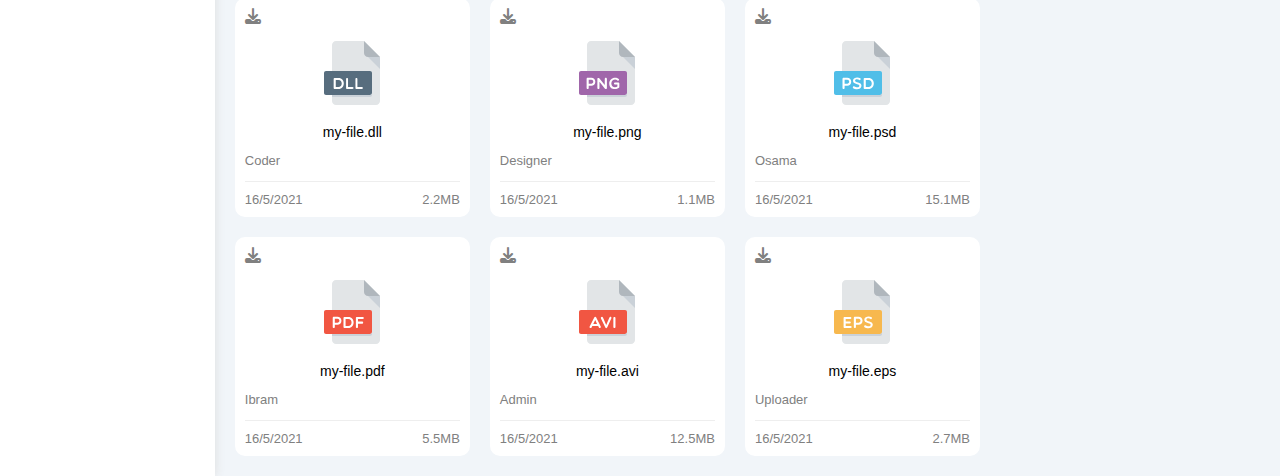
<file: files.html>
<!DOCTYPE html>
<html lang="en">
  <head>
    <meta charset="UTF-8" />
    <meta http-equiv="X-UA-Compatible" content="IE=edge" />
    <meta name="viewport" content="width=device-width, initial-scale=1.0" />
    <title>Files</title>
    <link rel="stylesheet" href="css/all.min.css" />
    <link rel="stylesheet" href="css/framework.css" />
    <link rel="stylesheet" href="css/master.css" />
    <link rel="preconnect" href="https://fonts.googleapis.com" />
    <link rel="preconnect" href="https://fonts.gstatic.com" crossorigin />
    <link href="https://fonts.googleapis.com/css2?family=Open+Sans:wght@300;500&display=swap" rel="stylesheet" />
  </head>
  <body>
    <div class="page d-flex">
      <div class="sidebar bg-white p-20 p-relative">
        <h3 class="p-relative text-center mt-0">Ibram</h3>
        <ul>
          <li>
            <a class="d-flex align-center fs-14 c-black rad-6 p-10" href="index.html">
              <i class="fa-regular fa-chart-bar fa-fw"></i>
              <span>Dashboard</span>
            </a>
          </li>
          <li>
            <a class="d-flex align-center fs-14 c-black rad-6 p-10" href="settings.html">
              <i class="fa-solid fa-gear fa-fw"></i>
              <span>Settings</span>
            </a>
          </li>
          <li>
            <a class="d-flex align-center fs-14 c-black rad-6 p-10" href="profile.html">
              <i class="fa-regular fa-user fa-fw"></i>
              <span>Profile</span>
            </a>
          </li>
          <li>
            <a class="d-flex align-center fs-14 c-black rad-6 p-10" href="projects.html">
              <i class="fa-solid fa-diagram-project fa-fw"></i>
              <span>Projects</span>
            </a>
          </li>
          <li>
            <a class="d-flex align-center fs-14 c-black rad-6 p-10" href="courses.html">
              <i class="fa-solid fa-graduation-cap fa-fw"></i>
              <span>Courses</span>
            </a>
          </li>
          <li>
            <a class="d-flex align-center fs-14 c-black rad-6 p-10" href="friends.html">
              <i class="fa-regular fa-circle-user fa-fw"></i>
              <span>Friends</span>
            </a>
          </li>
          <li>
            <a class="active d-flex align-center fs-14 c-black rad-6 p-10" href="files.html">
              <i class="fa-regular fa-file fa-fw"></i>
              <span>Files</span>
            </a>
          </li>
          <li>
            <a class="d-flex align-center fs-14 c-black rad-6 p-10" href="plans.html">
              <i class="fa-regular fa-credit-card fa-fw"></i>
              <span>Plans</span>
            </a>
          </li>
        </ul>
      </div>
      <div class="content w-full">
        <!-- Start Head -->
        <div class="head bg-white p-15 between-flex">
          <div class="search p-relative">
            <input class="p-10" type="search" placeholder="Type A Keyword" />
          </div>
          <div class="icons d-flex align-center">
            <span class="notification p-relative">
              <i class="fa-regular fa-bell fa-lg"></i>
            </span>
            <img src="imgs/avatar.png" alt="" />
          </div>
        </div>
        <!-- End Head -->
        <h1 class="p-relative">Files</h1>
        <div class="files-page d-flex m-20 gap-20">
          <div class="files-stats p-20 bg-white rad-10">
            <h2 class="mt-0 mb-15 text-c-mobile">Files Statistics</h2>
            <div class="d-flex align-center border-eee p-10 rad-6 mb-15 fs-13">
              <i class="fa-regular fa-file-pdf fa-lg blue center-flex c-blue icon"></i>
              <div class="info">
                <span>PDF Files</span>
                <span class="c-grey d-block mt-5">130</span>
              </div>
              <div class="size c-grey">6.5GB</div>
            </div>
            <div class="d-flex align-center border-eee p-10 rad-6 mb-15 fs-13">
              <i class="fa-regular fa-images fa-lg green center-flex c-green icon"></i>
              <div class="info">
                <span>Images</span>
                <span class="c-grey d-block mt-5">115 Files</span>
              </div>
              <div class="size c-grey">3.5GB</div>
            </div>
            <div class="d-flex align-center border-eee p-10 rad-6 mb-15 fs-13">
              <i class="fa-regular fa-file-word fa-lg red center-flex c-red icon"></i>
              <div class="info">
                <span>Word Files</span>
                <span class="c-grey d-block mt-5">110 Files</span>
              </div>
              <div class="size c-grey">3.2GB</div>
            </div>
            <div class="d-flex align-center border-eee p-10 rad-6 fs-13">
              <i class="fa-solid fa-file-csv fa-lg orange center-flex c-orange icon"></i>
              <div class="info">
                <span>CSV Files</span>
                <span class="c-grey d-block mt-5">99 Files</span>
              </div>
              <div class="size c-grey">2.9GB</div>
            </div>
            <a class="upload bg-blue c-white fs-13 rad-6 d-block w-fit" href="#">
              <i class="fa-solid fa-angles-up mr-10"></i>
              Upload
            </a>
          </div>
          <div class="files-content d-grid gap-20">
            <div class="file bg-white p-10 rad-10">
              <i class="fa-solid fa-download c-grey p-absolute"></i>
              <div class="icon text-center">
                <img class="mt-15 mb-15" src="imgs/pdf.svg" alt="" />
              </div>
              <div class="text-center mb-10 fs-14">my-file.pdf</div>
              <p class="c-grey fs-13">Ibram</p>
              <div class="info between-flex mt-10 pt-10 fs-13 c-grey">
                <span>20/06/2020</span>
                <span>5.5MB</span>
              </div>
            </div>
            <div class="file bg-white p-10 rad-10">
              <i class="fa-solid fa-download c-grey p-absolute"></i>
              <div class="icon text-center">
                <img class="mt-15 mb-15" src="imgs/avi.svg" alt="" />
              </div>
              <div class="text-center mb-10 fs-14">my-file.avi</div>
              <p class="c-grey fs-13">Admin</p>
              <div class="info between-flex mt-10 pt-10 fs-13 c-grey">
                <span>16/5/2021</span>
                <span>12.5MB</span>
              </div>
            </div>
            <div class="file bg-white p-10 rad-10">
              <i class="fa-solid fa-download c-grey p-absolute"></i>
              <div class="icon text-center">
                <img class="mt-15 mb-15" src="imgs/eps.svg" alt="" />
              </div>
              <div class="text-center mb-10 fs-14">my-file.eps</div>
              <p class="c-grey fs-13">Uploader</p>
              <div class="info between-flex mt-10 pt-10 fs-13 c-grey">
                <span>16/5/2021</span>
                <span>2.7MB</span>
              </div>
            </div>
            <div class="file bg-white p-10 rad-10">
              <i class="fa-solid fa-download c-grey p-absolute"></i>
              <div class="icon text-center">
                <img class="mt-15 mb-15" src="imgs/psd.svg" alt="" />
              </div>
              <div class="text-center mb-10 fs-14">my-file.psd</div>
              <p class="c-grey fs-13">Osama</p>
              <div class="info between-flex mt-10 pt-10 fs-13 c-grey">
                <span>16/5/2021</span>
                <span>15.1MB</span>
              </div>
            </div>
            <div class="file bg-white p-10 rad-10">
              <i class="fa-solid fa-download c-grey p-absolute"></i>
              <div class="icon text-center">
                <img class="mt-15 mb-15" src="imgs/dll.svg" alt="" />
              </div>
              <div class="text-center mb-10 fs-14">my-file.dll</div>
              <p class="c-grey fs-13">Coder</p>
              <div class="info between-flex mt-10 pt-10 fs-13 c-grey">
                <span>16/5/2021</span>
                <span>2.2MB</span>
              </div>
            </div>
            <div class="file bg-white p-10 rad-10">
              <i class="fa-solid fa-download c-grey p-absolute"></i>
              <div class="icon text-center">
                <img class="mt-15 mb-15" src="imgs/png.svg" alt="" />
              </div>
              <div class="text-center mb-10 fs-14">my-file.png</div>
              <p class="c-grey fs-13">Designer</p>
              <div class="info between-flex mt-10 pt-10 fs-13 c-grey">
                <span>16/5/2021</span>
                <span>1.1MB</span>
              </div>
            </div>
            <div class="file bg-white p-10 rad-10">
              <i class="fa-solid fa-download c-grey p-absolute"></i>
              <div class="icon text-center">
                <img class="mt-15 mb-15" src="imgs/dll.svg" alt="" />
              </div>
              <div class="text-center mb-10 fs-14">my-file.dll</div>
              <p class="c-grey fs-13">Coder</p>
              <div class="info between-flex mt-10 pt-10 fs-13 c-grey">
                <span>16/5/2021</span>
                <span>2.2MB</span>
              </div>
            </div>
            <div class="file bg-white p-10 rad-10">
              <i class="fa-solid fa-download c-grey p-absolute"></i>
              <div class="icon text-center">
                <img class="mt-15 mb-15" src="imgs/png.svg" alt="" />
              </div>
              <div class="text-center mb-10 fs-14">my-file.png</div>
              <p class="c-grey fs-13">Designer</p>
              <div class="info between-flex mt-10 pt-10 fs-13 c-grey">
                <span>16/5/2021</span>
                <span>1.1MB</span>
              </div>
            </div>
            <div class="file bg-white p-10 rad-10">
              <i class="fa-solid fa-download c-grey p-absolute"></i>
              <div class="icon text-center">
                <img class="mt-15 mb-15" src="imgs/psd.svg" alt="" />
              </div>
              <div class="text-center mb-10 fs-14">my-file.psd</div>
              <p class="c-grey fs-13">Osama</p>
              <div class="info between-flex mt-10 pt-10 fs-13 c-grey">
                <span>16/5/2021</span>
                <span>15.1MB</span>
              </div>
            </div>
            <div class="file bg-white p-10 rad-10">
              <i class="fa-solid fa-download c-grey p-absolute"></i>
              <div class="icon text-center">
                <img class="mt-15 mb-15" src="imgs/pdf.svg" alt="" />
              </div>
              <div class="text-center mb-10 fs-14">my-file.pdf</div>
              <p class="c-grey fs-13">Ibram</p>
              <div class="info between-flex mt-10 pt-10 fs-13 c-grey">
                <span>16/5/2021</span>
                <span>5.5MB</span>
              </div>
            </div>
            <div class="file bg-white p-10 rad-10">
              <i class="fa-solid fa-download c-grey p-absolute"></i>
              <div class="icon text-center">
                <img class="mt-15 mb-15" src="imgs/avi.svg" alt="" />
              </div>
              <div class="text-center mb-10 fs-14">my-file.avi</div>
              <p class="c-grey fs-13">Admin</p>
              <div class="info between-flex mt-10 pt-10 fs-13 c-grey">
                <span>16/5/2021</span>
                <span>12.5MB</span>
              </div>
            </div>
            <div class="file bg-white p-10 rad-10">
              <i class="fa-solid fa-download c-grey p-absolute"></i>
              <div class="icon text-center">
                <img class="mt-15 mb-15" src="imgs/eps.svg" alt="" />
              </div>
              <div class="text-center mb-10 fs-14">my-file.eps</div>
              <p class="c-grey fs-13">Uploader</p>
              <div class="info between-flex mt-10 pt-10 fs-13 c-grey">
                <span>16/5/2021</span>
                <span>2.7MB</span>
              </div>
            </div>
            <div class="file bg-white p-10 rad-10">
              <i class="fa-solid fa-download c-grey p-absolute"></i>
              <div class="icon text-center">
                <img class="mt-15 mb-15" src="imgs/pdf.svg" alt="" />
              </div>
              <div class="text-center mb-10 fs-14">my-file.pdf</div>
              <p class="c-grey fs-13">Ibram</p>
              <div class="info between-flex mt-10 pt-10 fs-13 c-grey">
                <span>16/5/2021</span>
                <span>5.5MB</span>
              </div>
            </div>
            <div class="file bg-white p-10 rad-10">
              <i class="fa-solid fa-download c-grey p-absolute"></i>
              <div class="icon text-center">
                <img class="mt-15 mb-15" src="imgs/avi.svg" alt="" />
              </div>
              <div class="text-center mb-10 fs-14">my-file.avi</div>
              <p class="c-grey fs-13">Admin</p>
              <div class="info between-flex mt-10 pt-10 fs-13 c-grey">
                <span>16/5/2021</span>
                <span>12.5MB</span>
              </div>
            </div>
            <div class="file bg-white p-10 rad-10">
              <i class="fa-solid fa-download c-grey p-absolute"></i>
              <div class="icon text-center">
                <img class="mt-15 mb-15" src="imgs/eps.svg" alt="" />
              </div>
              <div class="text-center mb-10 fs-14">my-file.eps</div>
              <p class="c-grey fs-13">Uploader</p>
              <div class="info between-flex mt-10 pt-10 fs-13 c-grey">
                <span>16/5/2021</span>
                <span>2.7MB</span>
              </div>
            </div>
            <div class="file bg-white p-10 rad-10">
              <i class="fa-solid fa-download c-grey p-absolute"></i>
              <div class="icon text-center">
                <img class="mt-15 mb-15" src="imgs/psd.svg" alt="" />
              </div>
              <div class="text-center mb-10 fs-14">my-file.psd</div>
              <p class="c-grey fs-13">Osama</p>
              <div class="info between-flex mt-10 pt-10 fs-13 c-grey">
                <span>16/5/2021</span>
                <span>15.1MB</span>
              </div>
            </div>
            <div class="file bg-white p-10 rad-10">
              <i class="fa-solid fa-download c-grey p-absolute"></i>
              <div class="icon text-center">
                <img class="mt-15 mb-15" src="imgs/dll.svg" alt="" />
              </div>
              <div class="text-center mb-10 fs-14">my-file.dll</div>
              <p class="c-grey fs-13">Coder</p>
              <div class="info between-flex mt-10 pt-10 fs-13 c-grey">
                <span>16/5/2021</span>
                <span>2.2MB</span>
              </div>
            </div>
            <div class="file bg-white p-10 rad-10">
              <i class="fa-solid fa-download c-grey p-absolute"></i>
              <div class="icon text-center">
                <img class="mt-15 mb-15" src="imgs/png.svg" alt="" />
              </div>
              <div class="text-center mb-10 fs-14">my-file.png</div>
              <p class="c-grey fs-13">Designer</p>
              <div class="info between-flex mt-10 pt-10 fs-13 c-grey">
                <span>16/5/2021</span>
                <span>1.1MB</span>
              </div>
            </div>
            <div class="file bg-white p-10 rad-10">
              <i class="fa-solid fa-download c-grey p-absolute"></i>
              <div class="icon text-center">
                <img class="mt-15 mb-15" src="imgs/dll.svg" alt="" />
              </div>
              <div class="text-center mb-10 fs-14">my-file.dll</div>
              <p class="c-grey fs-13">Coder</p>
              <div class="info between-flex mt-10 pt-10 fs-13 c-grey">
                <span>16/5/2021</span>
                <span>2.2MB</span>
              </div>
            </div>
            <div class="file bg-white p-10 rad-10">
              <i class="fa-solid fa-download c-grey p-absolute"></i>
              <div class="icon text-center">
                <img class="mt-15 mb-15" src="imgs/png.svg" alt="" />
              </div>
              <div class="text-center mb-10 fs-14">my-file.png</div>
              <p class="c-grey fs-13">Designer</p>
              <div class="info between-flex mt-10 pt-10 fs-13 c-grey">
                <span>16/5/2021</span>
                <span>1.1MB</span>
              </div>
            </div>
            <div class="file bg-white p-10 rad-10">
              <i class="fa-solid fa-download c-grey p-absolute"></i>
              <div class="icon text-center">
                <img class="mt-15 mb-15" src="imgs/psd.svg" alt="" />
              </div>
              <div class="text-center mb-10 fs-14">my-file.psd</div>
              <p class="c-grey fs-13">Osama</p>
              <div class="info between-flex mt-10 pt-10 fs-13 c-grey">
                <span>16/5/2021</span>
                <span>15.1MB</span>
              </div>
            </div>
            <div class="file bg-white p-10 rad-10">
              <i class="fa-solid fa-download c-grey p-absolute"></i>
              <div class="icon text-center">
                <img class="mt-15 mb-15" src="imgs/pdf.svg" alt="" />
              </div>
              <div class="text-center mb-10 fs-14">my-file.pdf</div>
              <p class="c-grey fs-13">Ibram</p>
              <div class="info between-flex mt-10 pt-10 fs-13 c-grey">
                <span>16/5/2021</span>
                <span>5.5MB</span>
              </div>
            </div>
            <div class="file bg-white p-10 rad-10">
              <i class="fa-solid fa-download c-grey p-absolute"></i>
              <div class="icon text-center">
                <img class="mt-15 mb-15" src="imgs/avi.svg" alt="" />
              </div>
              <div class="text-center mb-10 fs-14">my-file.avi</div>
              <p class="c-grey fs-13">Admin</p>
              <div class="info between-flex mt-10 pt-10 fs-13 c-grey">
                <span>16/5/2021</span>
                <span>12.5MB</span>
              </div>
            </div>
            <div class="file bg-white p-10 rad-10">
              <i class="fa-solid fa-download c-grey p-absolute"></i>
              <div class="icon text-center">
                <img class="mt-15 mb-15" src="imgs/eps.svg" alt="" />
              </div>
              <div class="text-center mb-10 fs-14">my-file.eps</div>
              <p class="c-grey fs-13">Uploader</p>
              <div class="info between-flex mt-10 pt-10 fs-13 c-grey">
                <span>16/5/2021</span>
                <span>2.7MB</span>
              </div>
            </div>
          </div>
        </div>
      </div>
    </div>
  </body>
</html>
</file>
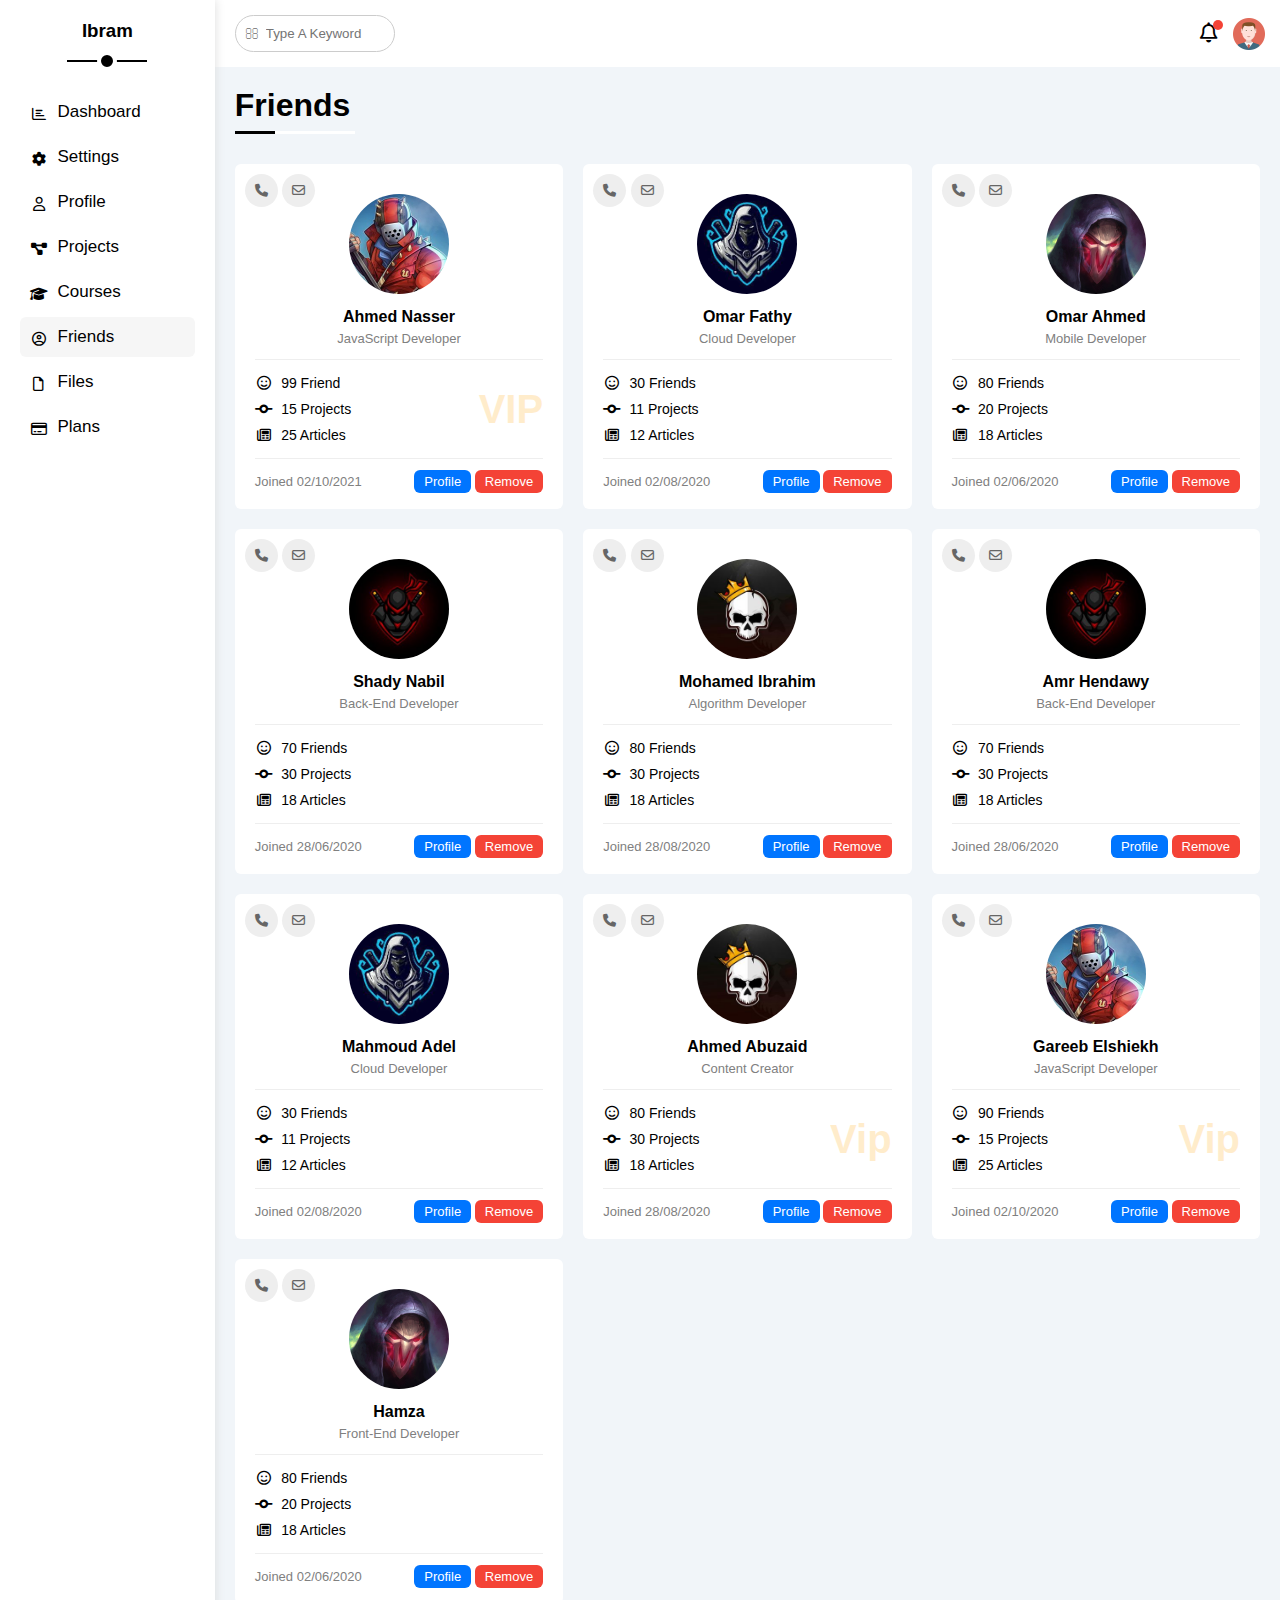
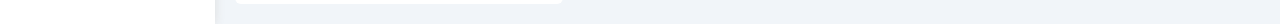
<file: friends.html>
<!DOCTYPE html>
<html lang="en">
  <head>
    <meta charset="UTF-8" />
    <meta http-equiv="X-UA-Compatible" content="IE=edge" />
    <meta name="viewport" content="width=device-width, initial-scale=1.0" />
    <title>Friends</title>
    <link rel="stylesheet" href="css/all.min.css" />
    <link rel="stylesheet" href="css/framework.css" />
    <link rel="stylesheet" href="css/master.css" />
    <link rel="preconnect" href="https://fonts.googleapis.com" />
    <link rel="preconnect" href="https://fonts.gstatic.com" crossorigin />
    <link href="https://fonts.googleapis.com/css2?family=Open+Sans:wght@300;500&display=swap" rel="stylesheet" />
  </head>
  <body>
    <div class="page d-flex">
      <div class="sidebar bg-white p-20 p-relative">
        <h3 class="p-relative text-center mt-0">Ibram</h3>
        <ul>
          <li>
            <a class="d-flex align-center fs-14 c-black rad-6 p-10" href="index.html">
              <i class="fa-regular fa-chart-bar fa-fw"></i>
              <span>Dashboard</span>
            </a>
          </li>
          <li>
            <a class=" d-flex align-center fs-14 c-black rad-6 p-10" href="settings.html">
              <i class="fa-solid fa-gear fa-fw"></i>
              <span>Settings</span>
            </a>
          </li>
          <li>
            <a class=" d-flex align-center fs-14 c-black rad-6 p-10" href="profile.html">
              <i class="fa-regular fa-user fa-fw"></i>
              <span>Profile</span>
            </a>
          </li>
          <li>
            <a class=" d-flex align-center fs-14 c-black rad-6 p-10" href="projects.html">
              <i class="fa-solid fa-diagram-project fa-fw"></i>
              <span>Projects</span>
            </a>
          </li>
          <li>
            <a class=" d-flex align-center fs-14 c-black rad-6 p-10" href="courses.html">
              <i class="fa-solid fa-graduation-cap fa-fw"></i>
              <span>Courses</span>
            </a>
          </li>
          <li>
            <a class="active d-flex align-center fs-14 c-black rad-6 p-10" href="friends.html">
              <i class="fa-regular fa-circle-user fa-fw"></i>
              <span>Friends</span>
            </a>
          </li>
          <li>
            <a class="d-flex align-center fs-14 c-black rad-6 p-10" href="files.html">
              <i class="fa-regular fa-file fa-fw"></i>
              <span>Files</span>
            </a>
          </li>
          <li>
            <a class="d-flex align-center fs-14 c-black rad-6 p-10" href="plans.html">
              <i class="fa-regular fa-credit-card fa-fw"></i>
              <span>Plans</span>
            </a>
          </li>
        </ul>
      </div>
      <div class="content w-full">
        <!-- Start Head -->
        <div class="head bg-white p-15 between-flex">
          <div class="search p-relative">
            <input class="p-10 rad-20" type="search" placeholder="Type A Keyword" />
          </div>
          <div class="icons d-flex align-center">
            <span class="notification p-relative">
              <i class="fa-regular fa-bell fa-lg"></i>
            </span>
            <img src="imgs/avatar.png" alt="" />
          </div>
        </div>
        <!-- End Head -->
        <h1 class="p-relative">Friends</h1>
       <div class="friends-page d-grid m-20 gap-20">
          <div class="friend bg-white rad-6 p-20 p-relative">
            <div class="contact">
              <i class="fa-solid fa-phone"></i>
              <i class="fa-regular fa-envelope"></i>
            </div>
            <div class="text-center">
              <img class="rad-half mt-10 mb-10 w-100 h-100" src="imgs/friend-01.jpg" alt="" />
              <h4 class="m-0">Ahmed Nasser</h4>
              <p class="c-grey fs-13 mt-5 mb-0">JavaScript Developer</p>
            </div>
            <div class="icons fs-14 p-relative">
              <div class="mb-10">
                <i class="fa-regular fa-face-smile fa-fw"></i>
                <span>99 Friend</span>
              </div>
              <div class="mb-10">
                <i class="fa-solid fa-code-commit fa-fw"></i>
                <span>15 Projects</span>
              </div>
              <div>
                <i class="fa-regular fa-newspaper fa-fw"></i>
                <span>25 Articles</span>
              </div>
              <span class="vip fw-bold c-orange">VIP</span>
            </div>
            <div class="info between-flex fs-13">
              <span class="c-grey">Joined 02/10/2021</span>
              <div>
                <a class="bg-blue c-white btn-shape" href="profile.html">Profile</a>
                <a class="bg-red c-white btn-shape" href="#">Remove</a>
              </div>
            </div>
          </div>
          <div class="friend bg-white rad-6 p-20 p-relative">
            <div class="contact">
              <i class="fa-solid fa-phone"></i>
              <i class="fa-regular fa-envelope"></i>
            </div>
            <div class="text-center">
              <img class="rad-half mt-10 mb-10 w-100 h-100" src="imgs/friend-02.jpg" alt="" />
              <h4 class="m-0">Omar Fathy</h4>
              <p class="c-grey fs-13 mt-5 mb-0">Cloud Developer</p>
            </div>
            <div class="icons fs-14 p-relative">
              <div class="mb-10">
                <i class="fa-regular fa-face-smile fa-fw"></i>
                <span>30 Friends</span>
              </div>
              <div class="mb-10">
                <i class="fa-solid fa-code-commit fa-fw"></i>
                <span>11 Projects</span>
              </div>
              <div>
                <i class="fa-regular fa-newspaper fa-fw"></i>
                <span>12 Articles</span>
              </div>
            </div>
            <div class="info between-flex fs-13">
              <span class="c-grey">Joined 02/08/2020</span>
              <div>
                <a class="bg-blue c-white btn-shape" href="profile.html">Profile</a>
                <a class="bg-red c-white btn-shape" href="">Remove</a>
              </div>
            </div>
          </div>
          <div class="friend bg-white rad-6 p-20 p-relative">
            <div class="contact">
              <i class="fa-solid fa-phone"></i>
              <i class="fa-regular fa-envelope"></i>
            </div>
            <div class="text-center">
              <img class="rad-half mt-10 mb-10 w-100 h-100" src="imgs/friend-03.jpg" alt="" />
              <h4 class="m-0">Omar Ahmed</h4>
              <p class="c-grey fs-13 mt-5 mb-0">Mobile Developer</p>
            </div>
            <div class="icons fs-14 p-relative">
              <div class="mb-10">
                <i class="fa-regular fa-face-smile fa-fw"></i>
                <span>80 Friends</span>
              </div>
              <div class="mb-10">
                <i class="fa-solid fa-code-commit fa-fw"></i>
                <span>20 Projects</span>
              </div>
              <div>
                <i class="fa-regular fa-newspaper fa-fw"></i>
                <span>18 Articles</span>
              </div>
            </div>
            <div class="info between-flex fs-13">
              <span class="c-grey">Joined 02/06/2020</span>
              <div>
                <a class="bg-blue c-white btn-shape" href="profile.html">Profile</a>
                <a class="bg-red c-white btn-shape" href="">Remove</a>
              </div>
            </div>
          </div>
          <div class="friend bg-white rad-6 p-20 p-relative">
            <div class="contact">
              <i class="fa-solid fa-phone"></i>
              <i class="fa-regular fa-envelope"></i>
            </div>
            <div class="text-center">
              <img class="rad-half mt-10 mb-10 w-100 h-100" src="imgs/friend-04.jpg" alt="" />
              <h4 class="m-0">Shady Nabil</h4>
              <p class="c-grey fs-13 mt-5 mb-0">Back-End Developer</p>
            </div>
            <div class="icons fs-14 p-relative">
              <div class="mb-10">
                <i class="fa-regular fa-face-smile fa-fw"></i>
                <span>70 Friends</span>
              </div>
              <div class="mb-10">
                <i class="fa-solid fa-code-commit fa-fw"></i>
                <span>30 Projects</span>
              </div>
              <div>
                <i class="fa-regular fa-newspaper fa-fw"></i>
                <span>18 Articles</span>
              </div>
            </div>
            <div class="info between-flex fs-13">
              <span class="c-grey">Joined 28/06/2020</span>
              <div>
                <a class="bg-blue c-white btn-shape" href="profile.html">Profile</a>
                <a class="bg-red c-white btn-shape" href="">Remove</a>
              </div>
            </div>
          </div>
          <div class="friend bg-white rad-6 p-20 p-relative">
            <div class="contact">
              <i class="fa-solid fa-phone"></i>
              <i class="fa-regular fa-envelope"></i>
            </div>
            <div class="text-center">
              <img class="rad-half mt-10 mb-10 w-100 h-100" src="imgs/friend-05.jpg" alt="" />
              <h4 class="m-0">Mohamed Ibrahim</h4>
              <p class="c-grey fs-13 mt-5 mb-0">Algorithm Developer</p>
            </div>
            <div class="icons fs-14 p-relative">
              <div class="mb-10">
                <i class="fa-regular fa-face-smile fa-fw"></i>
                <span>80 Friends</span>
              </div>
              <div class="mb-10">
                <i class="fa-solid fa-code-commit fa-fw"></i>
                <span>30 Projects</span>
              </div>
              <div>
                <i class="fa-regular fa-newspaper fa-fw"></i>
                <span>18 Articles</span>
              </div>
            </div>
            <div class="info between-flex fs-13">
              <span class="c-grey">Joined 28/08/2020</span>
              <div>
                <a class="bg-blue c-white btn-shape" href="profile.html">Profile</a>
                <a class="bg-red c-white btn-shape" href="">Remove</a>
              </div>
            </div>
          </div>
          <div class="friend bg-white rad-6 p-20 p-relative">
            <div class="contact">
              <i class="fa-solid fa-phone"></i>
              <i class="fa-regular fa-envelope"></i>
            </div>
            <div class="text-center">
              <img class="rad-half mt-10 mb-10 w-100 h-100" src="imgs/friend-04.jpg" alt="" />
              <h4 class="m-0">Amr Hendawy</h4>
              <p class="c-grey fs-13 mt-5 mb-0">Back-End Developer</p>
            </div>
            <div class="icons fs-14 p-relative">
              <div class="mb-10">
                <i class="fa-regular fa-face-smile fa-fw"></i>
                <span>70 Friends</span>
              </div>
              <div class="mb-10">
                <i class="fa-solid fa-code-commit fa-fw"></i>
                <span>30 Projects</span>
              </div>
              <div>
                <i class="fa-regular fa-newspaper fa-fw"></i>
                <span>18 Articles</span>
              </div>
            </div>
            <div class="info between-flex fs-13">
              <span class="c-grey">Joined 28/06/2020</span>
              <div>
                <a class="bg-blue c-white btn-shape" href="profile.html">Profile</a>
                <a class="bg-red c-white btn-shape" href="">Remove</a>
              </div>
            </div>
          </div>
          <div class="friend bg-white rad-6 p-20 p-relative">
            <div class="contact">
              <i class="fa-solid fa-phone"></i>
              <i class="fa-regular fa-envelope"></i>
            </div>
            <div class="text-center">
              <img class="rad-half mt-10 mb-10 w-100 h-100" src="imgs/friend-02.jpg" alt="" />
              <h4 class="m-0">Mahmoud Adel</h4>
              <p class="c-grey fs-13 mt-5 mb-0">Cloud Developer</p>
            </div>
            <div class="icons fs-14 p-relative">
              <div class="mb-10">
                <i class="fa-regular fa-face-smile fa-fw"></i>
                <span>30 Friends</span>
              </div>
              <div class="mb-10">
                <i class="fa-solid fa-code-commit fa-fw"></i>
                <span>11 Projects</span>
              </div>
              <div>
                <i class="fa-regular fa-newspaper fa-fw"></i>
                <span>12 Articles</span>
              </div>
            </div>
            <div class="info between-flex fs-13">
              <span class="c-grey">Joined 02/08/2020</span>
              <div>
                <a class="bg-blue c-white btn-shape" href="profile.html">Profile</a>
                <a class="bg-red c-white btn-shape" href="">Remove</a>
              </div>
            </div>
          </div>
          <div class="friend bg-white rad-6 p-20 p-relative">
            <div class="contact">
              <i class="fa-solid fa-phone"></i>
              <i class="fa-regular fa-envelope"></i>
            </div>
            <div class="text-center">
              <img class="rad-half mt-10 mb-10 w-100 h-100" src="imgs/friend-05.jpg" alt="" />
              <h4 class="m-0">Ahmed Abuzaid</h4>
              <p class="c-grey fs-13 mt-5 mb-0">Content Creator</p>
            </div>
            <div class="icons fs-14 p-relative">
              <div class="mb-10">
                <i class="fa-regular fa-face-smile fa-fw"></i>
                <span>80 Friends</span>
              </div>
              <div class="mb-10">
                <i class="fa-solid fa-code-commit fa-fw"></i>
                <span>30 Projects</span>
              </div>
              <div>
                <i class="fa-regular fa-newspaper fa-fw"></i>
                <span>18 Articles</span>
              </div>
              <span class="vip fw-bold c-orange">Vip</span>
            </div>
            <div class="info between-flex fs-13">
              <span class="c-grey">Joined 28/08/2020</span>
              <div>
                <a class="bg-blue c-white btn-shape" href="profile.html">Profile</a>
                <a class="bg-red c-white btn-shape" href="">Remove</a>
              </div>
            </div>
          </div>
          <div class="friend bg-white rad-6 p-20 p-relative">
            <div class="contact">
              <i class="fa-solid fa-phone"></i>
              <i class="fa-regular fa-envelope"></i>
            </div>
            <div class="text-center">
              <img class="rad-half mt-10 mb-10 w-100 h-100" src="imgs/friend-01.jpg" alt="" />
              <h4 class="m-0">Gareeb Elshiekh</h4>
              <p class="c-grey fs-13 mt-5 mb-0">JavaScript Developer</p>
            </div>
            <div class="icons fs-14 p-relative">
              <div class="mb-10">
                <i class="fa-regular fa-face-smile fa-fw"></i>
                <span>90 Friends</span>
              </div>
              <div class="mb-10">
                <i class="fa-solid fa-code-commit fa-fw"></i>
                <span>15 Projects</span>
              </div>
              <div>
                <i class="fa-regular fa-newspaper fa-fw"></i>
                <span>25 Articles</span>
              </div>
              <span class="vip fw-bold c-orange">Vip</span>
            </div>
            <div class="info between-flex fs-13">
              <span class="c-grey">Joined 02/10/2020</span>
              <div>
                <a class="bg-blue c-white btn-shape" href="profile.html">Profile</a>
                <a class="bg-red c-white btn-shape" href="">Remove</a>
              </div>
            </div>
          </div>
          <div class="friend bg-white rad-6 p-20 p-relative">
            <div class="contact">
              <i class="fa-solid fa-phone"></i>
              <i class="fa-regular fa-envelope"></i>
            </div>
            <div class="text-center">
              <img class="rad-half mt-10 mb-10 w-100 h-100" src="imgs/friend-03.jpg" alt="" />
              <h4 class="m-0">Hamza</h4>
              <p class="c-grey fs-13 mt-5 mb-0">Front-End Developer</p>
            </div>
            <div class="icons fs-14 p-relative">
              <div class="mb-10">
                <i class="fa-regular fa-face-smile fa-fw"></i>
                <span>80 Friends</span>
              </div>
              <div class="mb-10">
                <i class="fa-solid fa-code-commit fa-fw"></i>
                <span>20 Projects</span>
              </div>
              <div>
                <i class="fa-regular fa-newspaper fa-fw"></i>
                <span>18 Articles</span>
              </div>
            </div>
            <div class="info between-flex fs-13">
              <span class="c-grey">Joined 02/06/2020</span>
              <div>
                <a class="bg-blue c-white btn-shape" href="profile.html">Profile</a>
                <a class="bg-red c-white btn-shape" href="">Remove</a>
              </div>
            </div>
          </div>
        </div>
      </div>
    </div>
  </body>
</html>
</file>
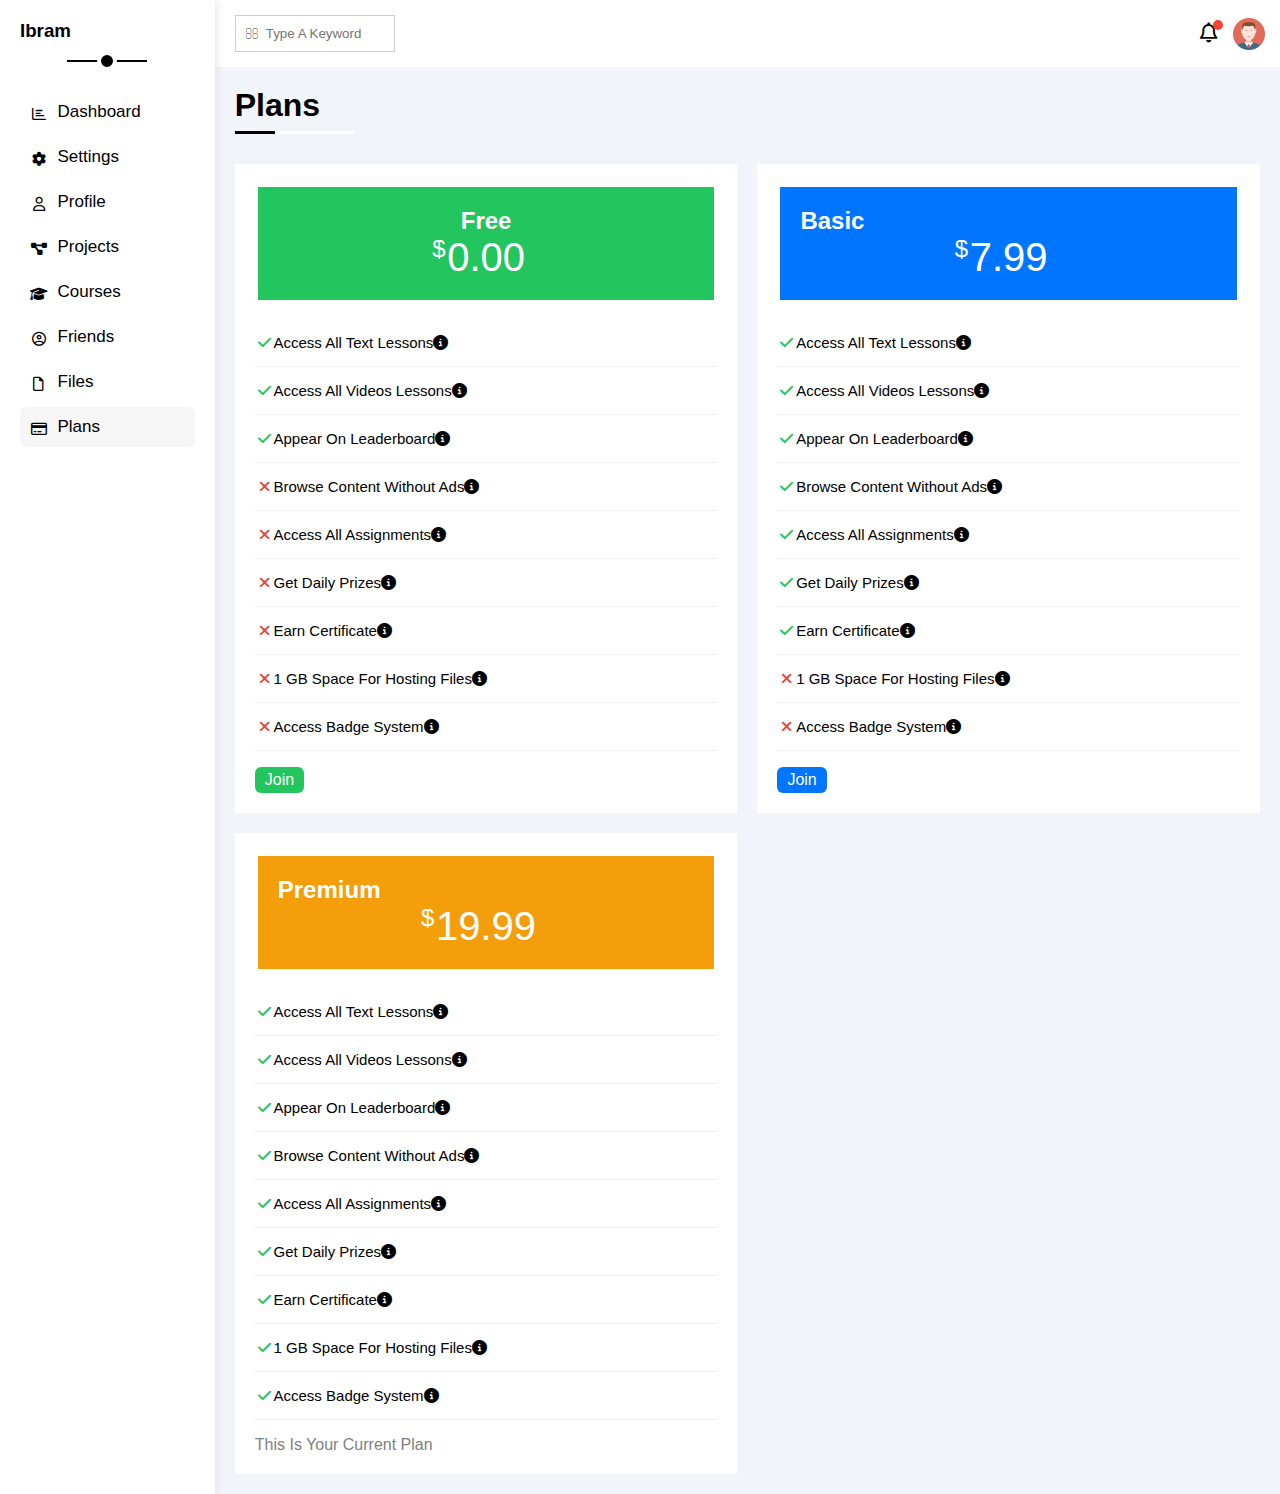
<file: plans.html>
<!DOCTYPE html>
<html lang="en">
  <head>
    <meta charset="UTF-8" />
    <meta http-equiv="X-UA-Compatible" content="IE=edge" />
    <meta name="viewport" content="width=device-width, initial-scale=1.0" />
    <title>Plans</title>
    <link rel="stylesheet" href="css/all.min.css" />
    <link rel="stylesheet" href="css/framework.css" />
    <link rel="stylesheet" href="css/master.css" />
    <link rel="preconnect" href="https://fonts.googleapis.com" />
    <link rel="preconnect" href="https://fonts.gstatic.com" crossorigin />
    <link href="https://fonts.googleapis.com/css2?family=Open+Sans:wght@300;500&display=swap" rel="stylesheet" />
  </head>
  <body>
    <div class="page d-flex">
      <div class="sidebar bg-white p-20 p-relative">
        <h3 class="p-relative txt-c mt-0">Ibram</h3>
        <ul>
          <li>
            <a class="d-flex align-center fs-14 c-black rad-6 p-10" href="index.html">
              <i class="fa-regular fa-chart-bar fa-fw"></i>
              <span>Dashboard</span>
            </a>
          </li>
          <li>
            <a class="d-flex align-center fs-14 c-black rad-6 p-10" href="settings.html">
              <i class="fa-solid fa-gear fa-fw"></i>
              <span>Settings</span>
            </a>
          </li>
          <li>
            <a class="d-flex align-center fs-14 c-black rad-6 p-10" href="profile.html">
              <i class="fa-regular fa-user fa-fw"></i>
              <span>Profile</span>
            </a>
          </li>
          <li>
            <a class="d-flex align-center fs-14 c-black rad-6 p-10" href="projects.html">
              <i class="fa-solid fa-diagram-project fa-fw"></i>
              <span>Projects</span>
            </a>
          </li>
          <li>
            <a class=" d-flex align-center fs-14 c-black rad-6 p-10" href="courses.html">
              <i class="fa-solid fa-graduation-cap fa-fw"></i>
              <span>Courses</span>
            </a>
          </li>
          <li>
            <a class=" d-flex align-center fs-14 c-black rad-6 p-10" href="friends.html">
              <i class="fa-regular fa-circle-user fa-fw"></i>
              <span>Friends</span>
            </a>
          </li>
          <li>
            <a class="d-flex align-center fs-14 c-black rad-6 p-10" href="files.html">
              <i class="fa-regular fa-file fa-fw"></i>
              <span>Files</span>
            </a>
          </li>
          <li>
            <a class="active d-flex align-center fs-14 c-black rad-6 p-10" href="plans.html">
              <i class="fa-regular fa-credit-card fa-fw"></i>
              <span>Plans</span>
            </a>
          </li>
        </ul>
      </div>
      <div class="content w-full">
        <!-- Start Head -->
        <div class="head bg-white p-15 between-flex">
          <div class="search p-relative">
            <input class="p-10" type="search" placeholder="Type A Keyword" />
          </div>
          <div class="icons d-flex align-center">
            <span class="notification p-relative">
              <i class="fa-regular fa-bell fa-lg"></i>
            </span>
            <img src="imgs/avatar.png" alt="" />
          </div>
        </div>
        <!-- End Head -->
        <h1 class="p-relative">Plans</h1>
       	<div class="plans-page d-grid m-20 gap-20">
       		<div class="plan green bg-white p-20">
       			<div class="top bg-green text-center p-20">
       				<h2 class="m-0 c-white">Free</h2>
       				<div class="price c-white"><span>$</span>0.00</div>
       			</div>
   			<ul>
              <li>
                <i class="fa-solid fa-check fa-fw yes"></i>
                <span>Access All Text Lessons</span>
                <i class="fa-solid fa-circle-info help"></i>
              </li>
              <li>
                <i class="fa-solid fa-check fa-fw yes"></i>
                <span>Access All Videos Lessons</span>
                <i class="fa-solid fa-circle-info help"></i>
              </li>
              <li>
                <i class="fa-solid fa-check fa-fw yes"></i>
                <span>Appear On Leaderboard</span>
                <i class="fa-solid fa-circle-info help"></i>
              </li>
              <li>
                <i class="fa-solid fa-xmark fa-fw"></i>
                <span>Browse Content Without Ads</span>
                <i class="fa-solid fa-circle-info help"></i>
              </li>
              <li>
                <i class="fa-solid fa-xmark fa-fw"></i>
                <span>Access All Assignments</span>
                <i class="fa-solid fa-circle-info help"></i>
              </li>
              <li>
                <i class="fa-solid fa-xmark fa-fw"></i>
                <span>Get Daily Prizes</span>
                <i class="fa-solid fa-circle-info help"></i>
              </li>
              <li>
                <i class="fa-solid fa-xmark fa-fw"></i>
                <span>Earn Certificate</span>
                <i class="fa-solid fa-circle-info help"></i>
              </li>
              <li>
                <i class="fa-solid fa-xmark fa-fw"></i>
                <span>1 GB Space For Hosting Files</span>
                <i class="fa-solid fa-circle-info help"></i>
              </li>
              <li>
                <i class="fa-solid fa-xmark fa-fw"></i>
                <span>Access Badge System</span>
                <i class="fa-solid fa-circle-info help"></i>
              </li>
            </ul>
            <a href="#" class="btn-shape bg-green c-white d-block w-fit">Join</a>
       		</div>
       		<!-- Start Plan -->
          <div class="plan blue bg-white p-20">
            <div class="top bg-blue txt-c p-20">
              <h2 class="m-0 c-white">Basic</h2>
              <div class="price c-white"><span>$</span>7.99</div>
            </div>
            <ul class="list-none p-0">
              <li>
                <i class="fa-solid fa-check fa-fw yes"></i>
                <span>Access All Text Lessons</span>
                <i class="fa-solid fa-circle-info help"></i>
              </li>
              <li>
                <i class="fa-solid fa-check fa-fw yes"></i>
                <span>Access All Videos Lessons</span>
                <i class="fa-solid fa-circle-info help"></i>
              </li>
              <li>
                <i class="fa-solid fa-check fa-fw yes"></i>
                <span>Appear On Leaderboard</span>
                <i class="fa-solid fa-circle-info help"></i>
              </li>
              <li>
                <i class="fa-solid fa-check fa-fw yes"></i>
                <span>Browse Content Without Ads</span>
                <i class="fa-solid fa-circle-info help"></i>
              </li>
              <li>
                <i class="fa-solid fa-check fa-fw yes"></i>
                <span>Access All Assignments</span>
                <i class="fa-solid fa-circle-info help"></i>
              </li>
              <li>
                <i class="fa-solid fa-check fa-fw yes"></i>
                <span>Get Daily Prizes</span>
                <i class="fa-solid fa-circle-info help"></i>
              </li>
              <li>
                <i class="fa-solid fa-check fa-fw yes"></i>
                <span>Earn Certificate</span>
                <i class="fa-solid fa-circle-info help"></i>
              </li>
              <li>
                <i class="fa-solid fa-xmark fa-fw"></i>
                <span>1 GB Space For Hosting Files</span>
                <i class="fa-solid fa-circle-info help"></i>
              </li>
              <li>
                <i class="fa-solid fa-xmark fa-fw"></i>
                <span>Access Badge System</span>
                <i class="fa-solid fa-circle-info help"></i>
              </li>
            </ul>
            <a href="#" class="btn-shape bg-blue c-white d-block w-fit">Join</a>
          </div>
          <!-- End Plan -->
          <!-- Start Plan -->
          <div class="plan orange bg-white p-20">
            <div class="top bg-orange txt-c p-20">
              <h2 class="m-0 c-white">Premium</h2>
              <div class="price c-white"><span>$</span>19.99</div>
            </div>
            <ul class="list-none p-0">
              <li>
                <i class="fa-solid fa-check fa-fw yes"></i>
                <span>Access All Text Lessons</span>
                <i class="fa-solid fa-circle-info help"></i>
              </li>
              <li>
                <i class="fa-solid fa-check fa-fw yes"></i>
                <span>Access All Videos Lessons</span>
                <i class="fa-solid fa-circle-info help"></i>
              </li>
              <li>
                <i class="fa-solid fa-check fa-fw yes"></i>
                <span>Appear On Leaderboard</span>
                <i class="fa-solid fa-circle-info help"></i>
              </li>
              <li>
                <i class="fa-solid fa-check fa-fw yes"></i>
                <span>Browse Content Without Ads</span>
                <i class="fa-solid fa-circle-info help"></i>
              </li>
              <li>
                <i class="fa-solid fa-check fa-fw yes"></i>
                <span>Access All Assignments</span>
                <i class="fa-solid fa-circle-info help"></i>
              </li>
              <li>
                <i class="fa-solid fa-check fa-fw yes"></i>
                <span>Get Daily Prizes</span>
                <i class="fa-solid fa-circle-info help"></i>
              </li>
              <li>
                <i class="fa-solid fa-check fa-fw yes"></i>
                <span>Earn Certificate</span>
                <i class="fa-solid fa-circle-info help"></i>
              </li>
              <li>
                <i class="fa-solid fa-check fa-fw yes"></i>
                <span>1 GB Space For Hosting Files</span>
                <i class="fa-solid fa-circle-info help"></i>
              </li>
              <li>
                <i class="fa-solid fa-check fa-fw yes"></i>
                <span>Access Badge System</span>
                <i class="fa-solid fa-circle-info help"></i>
              </li>
            </ul>
            <p class="c-grey m-0 txt-c">This Is Your Current Plan</p>
          </div>
          <!-- End Plan -->
       	</div>
      </div>
    </div>
  </body>
</html>
</file>
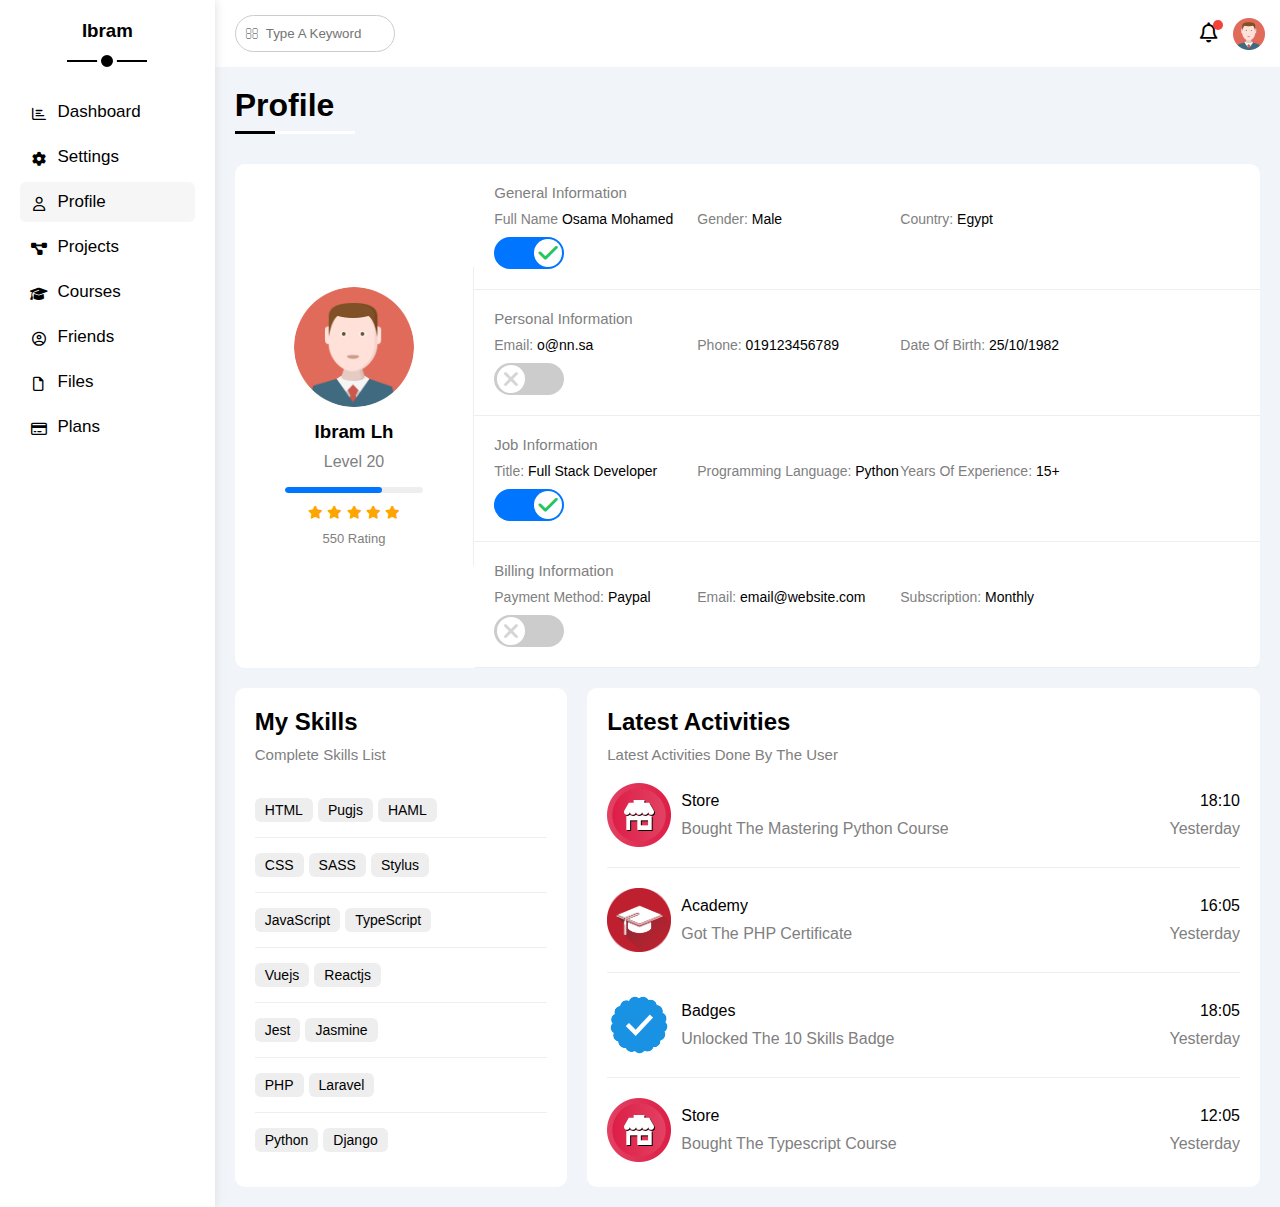
<file: profile.html>
<!DOCTYPE html>
<html lang="en">
  <head>
    <meta charset="UTF-8" />
    <meta http-equiv="X-UA-Compatible" content="IE=edge" />
    <meta name="viewport" content="width=device-width, initial-scale=1.0" />
    <title>Profile</title>
    <link rel="stylesheet" href="css/all.min.css" />
    <link rel="stylesheet" href="css/framework.css" />
    <link rel="stylesheet" href="css/master.css" />
    <link rel="preconnect" href="https://fonts.googleapis.com" />
    <link rel="preconnect" href="https://fonts.gstatic.com" crossorigin />
    <link href="https://fonts.googleapis.com/css2?family=Open+Sans:wght@300;500&display=swap" rel="stylesheet" />
  </head>
  <body>
    <div class="page d-flex">
      <div class="sidebar bg-white p-20 p-relative">
        <h3 class="p-relative text-center mt-0">Ibram</h3>
        <ul>
          <li>
            <a class="d-flex align-center fs-14 c-black rad-6 p-10" href="index.html">
              <i class="fa-regular fa-chart-bar fa-fw"></i>
              <span>Dashboard</span>
            </a>
          </li>
          <li>
            <a class=" d-flex align-center fs-14 c-black rad-6 p-10" href="settings.html">
              <i class="fa-solid fa-gear fa-fw"></i>
              <span>Settings</span>
            </a>
          </li>
          <li>
            <a class="active d-flex align-center fs-14 c-black rad-6 p-10" href="profile.html">
              <i class="fa-regular fa-user fa-fw"></i>
              <span>Profile</span>
            </a>
          </li>
          <li>
            <a class="d-flex align-center fs-14 c-black rad-6 p-10" href="projects.html">
              <i class="fa-solid fa-diagram-project fa-fw"></i>
              <span>Projects</span>
            </a>
          </li>
          <li>
            <a class="d-flex align-center fs-14 c-black rad-6 p-10" href="courses.html">
              <i class="fa-solid fa-graduation-cap fa-fw"></i>
              <span>Courses</span>
            </a>
          </li>
          <li>
            <a class="d-flex align-center fs-14 c-black rad-6 p-10" href="friends.html">
              <i class="fa-regular fa-circle-user fa-fw"></i>
              <span>Friends</span>
            </a>
          </li>
          <li>
            <a class="d-flex align-center fs-14 c-black rad-6 p-10" href="files.html">
              <i class="fa-regular fa-file fa-fw"></i>
              <span>Files</span>
            </a>
          </li>
          <li>
            <a class="d-flex align-center fs-14 c-black rad-6 p-10" href="plans.html">
              <i class="fa-regular fa-credit-card fa-fw"></i>
              <span>Plans</span>
            </a>
          </li>
        </ul>
      </div>
      <div class="content w-full">
        <!-- Start Head -->
        <div class="head bg-white p-15 between-flex">
          <div class="search p-relative">
            <input class="p-10 rad-20" type="search" placeholder="Type A Keyword" />
          </div>
          <div class="icons d-flex align-center">
            <span class="notification p-relative">
              <i class="fa-regular fa-bell fa-lg"></i>
            </span>
            <img src="imgs/avatar.png" alt="" />
          </div>
        </div>
        <!-- End Head -->
        <h1 class="p-relative">Profile</h1>
        <div class="profile-page m-20">
          <div class="overview bg-white rad-10 d-flex align-center">
            <div class="avatar-box text-center p-20">
              <img class="rad-half mb-10" src="imgs/avatar.png">
              <h3 class="m-0">Ibram Lh</h3>
              <p class="c-grey mt-10">Level 20</p>
              <div class="level rad-6 bg-eee p-relative">
                <span style="width: 70%"></span>
              </div>
              <div class="rating mt-10 mb-10">
                <i class="fa-solid fa-star c-orange fs-13"></i>
                <i class="fa-solid fa-star c-orange fs-13"></i>
                <i class="fa-solid fa-star c-orange fs-13"></i>
                <i class="fa-solid fa-star c-orange fs-13"></i>
                <i class="fa-solid fa-star c-orange fs-13"></i>
              </div>
              <p class="c-grey m-0 fs-13">550 Rating</p>
            </div>
            <div class="info-box w-full ">
              <!-- Start Information Row -->
              <div class="box p-20 d-flex align-center">
                <h4 class="c-grey fs-15 m-0 w-full">General Information</h4>
                <div class="fs-14">
                  <span class="c-grey">Full Name</span>
                  <span>Osama Mohamed</span>
                </div>
                <div class="fs-14">
                  <span class="c-grey">Gender:</span>
                  <span>Male</span>
                </div>
                <div class="fs-14">
                  <span class="c-grey">Country:</span>
                  <span>Egypt</span>
                </div>
                <div class="fs-14">
                  <label>
                    <input class="toggle-checkbox" type="checkbox" checked />
                    <div class="toggle-switch"></div>
                  </label>
                </div>
              </div>
              <!-- End Information Row -->
              <!-- Start Information Row -->
              <div class="box p-20 d-flex align-center">
                <h4 class="c-grey w-full fs-15 m-0">Personal Information</h4>
                <div class="fs-14">
                  <span class="c-grey">Email:</span>
                  <span>o@nn.sa</span>
                </div>
                <div class="fs-14">
                  <span class="c-grey">Phone:</span>
                  <span>019123456789</span>
                </div>
                <div class="fs-14">
                  <span class="c-grey">Date Of Birth:</span>
                  <span>25/10/1982</span>
                </div>
                <div class="fs-14">
                  <label>
                    <input class="toggle-checkbox" type="checkbox" />
                    <div class="toggle-switch"></div>
                  </label>
                </div>
              </div>
              <!-- End Information Row -->
              <!-- Start Information Row -->
              <div class="box p-20 d-flex align-center">
                <h4 class="c-grey w-full fs-15 m-0">Job Information</h4>
                <div class="fs-14">
                  <span class="c-grey">Title:</span>
                  <span>Full Stack Developer</span>
                </div>
                <div class="fs-14">
                  <span class="c-grey">Programming Language:</span>
                  <span>Python</span>
                </div>
                <div class="fs-14">
                  <span class="c-grey">Years Of Experience:</span>
                  <span>15+</span>
                </div>
                <div class="fs-14">
                  <label>
                    <input class="toggle-checkbox" type="checkbox" checked />
                    <div class="toggle-switch"></div>
                  </label>
                </div>
              </div>
              <!-- End Information Row -->
              <!-- Start Information Row -->
              <div class="box p-20 d-flex align-center">
                <h4 class="c-grey w-full fs-15 m-0">Billing Information</h4>
                <div class="fs-14">
                  <span class="c-grey">Payment Method:</span>
                  <span>Paypal</span>
                </div>
                <div class="fs-14">
                  <span class="c-grey">Email:</span>
                  <span>email@website.com</span>
                </div>
                <div class="fs-14">
                  <span class="c-grey">Subscription:</span>
                  <span>Monthly</span>
                </div>
                <div class="fs-14">
                  <label>
                    <input class="toggle-checkbox" type="checkbox" />
                    <div class="toggle-switch"></div>
                  </label>
                </div>
              </div>
          </div>
        </div>
          <!-- Start Other Data -->
          <div class="other-data d-flex gap-20">
            <div class="skills-card p-20 bg-white rad-10 mt-20">
              <h2 class="mt-0 mb-10">My Skills</h2>
              <p class="mt-0 mb-20 c-grey fs-15">Complete Skills List</p>
              <ul class="m-0 text-c-mobile">
                <li><span>HTML</span><span>Pugjs</span><span>HAML</span></li>
                <li><span>CSS</span><span>SASS</span><span>Stylus</span></li>
                <li><span>JavaScript</span><span>TypeScript</span></li>
                <li><span>Vuejs</span><span>Reactjs</span></li>
                <li><span>Jest</span><span>Jasmine</span></li>
                <li><span>PHP</span><span>Laravel</span></li>
                <li><span>Python</span><span>Django</span></li>
              </ul>
            </div>
            <div class="activities p-20 bg-white rad-10 mt-20">
              <h2 class="mt-0 mb-10">Latest Activities</h2>
              <p class="mt-0 mb-20 c-grey fs-15">Latest Activities Done By The User</p>
              <div class="activity d-flex align-center text-c-mobile">
                <img src="imgs/activity-01.png" alt="" />
                <div class="info">
                  <span class="d-block mb-10">Store</span>
                  <span class="c-grey">Bought The Mastering Python Course</span>
                </div>
                <div class="date">
                  <span class="d-block mb-10">18:10</span>
                  <span class="c-grey">Yesterday</span>
                </div>
              </div>
              <div class="activity d-flex align-center text-c-mobile">
                <img src="imgs/activity-02.png" alt="" />
                <div class="info">
                  <span class="d-block mb-10">Academy</span>
                  <span class="c-grey">Got The PHP Certificate</span>
                </div>
                <div class="date">
                  <span class="d-block mb-10">16:05</span>
                  <span class="c-grey">Yesterday</span>
                </div>
              </div>
              <div class="activity d-flex align-center text-c-mobile">
                <img src="imgs/activity-03.png" alt="" />
                <div class="info">
                  <span class="d-block mb-10">Badges</span>
                  <span class="c-grey">Unlocked The 10 Skills Badge</span>
                </div>
                <div class="date">
                  <span class="d-block mb-10">18:05</span>
                  <span class="c-grey">Yesterday</span>
                </div>
              </div>
              <div class="activity d-flex align-center text-c-mobile">
                <img src="imgs/activity-01.png" alt="" />
                <div class="info">
                  <span class="d-block mb-10">Store</span>
                  <span class="c-grey">Bought The Typescript Course</span>
                </div>
                <div class="date">
                  <span class="d-block mb-10">12:05</span>
                  <span class="c-grey">Yesterday</span>
                </div>
              </div>
            </div>
          </div>
          <!-- End Other Data -->
      </div>
    </div>
  </body>
</html>
</file>
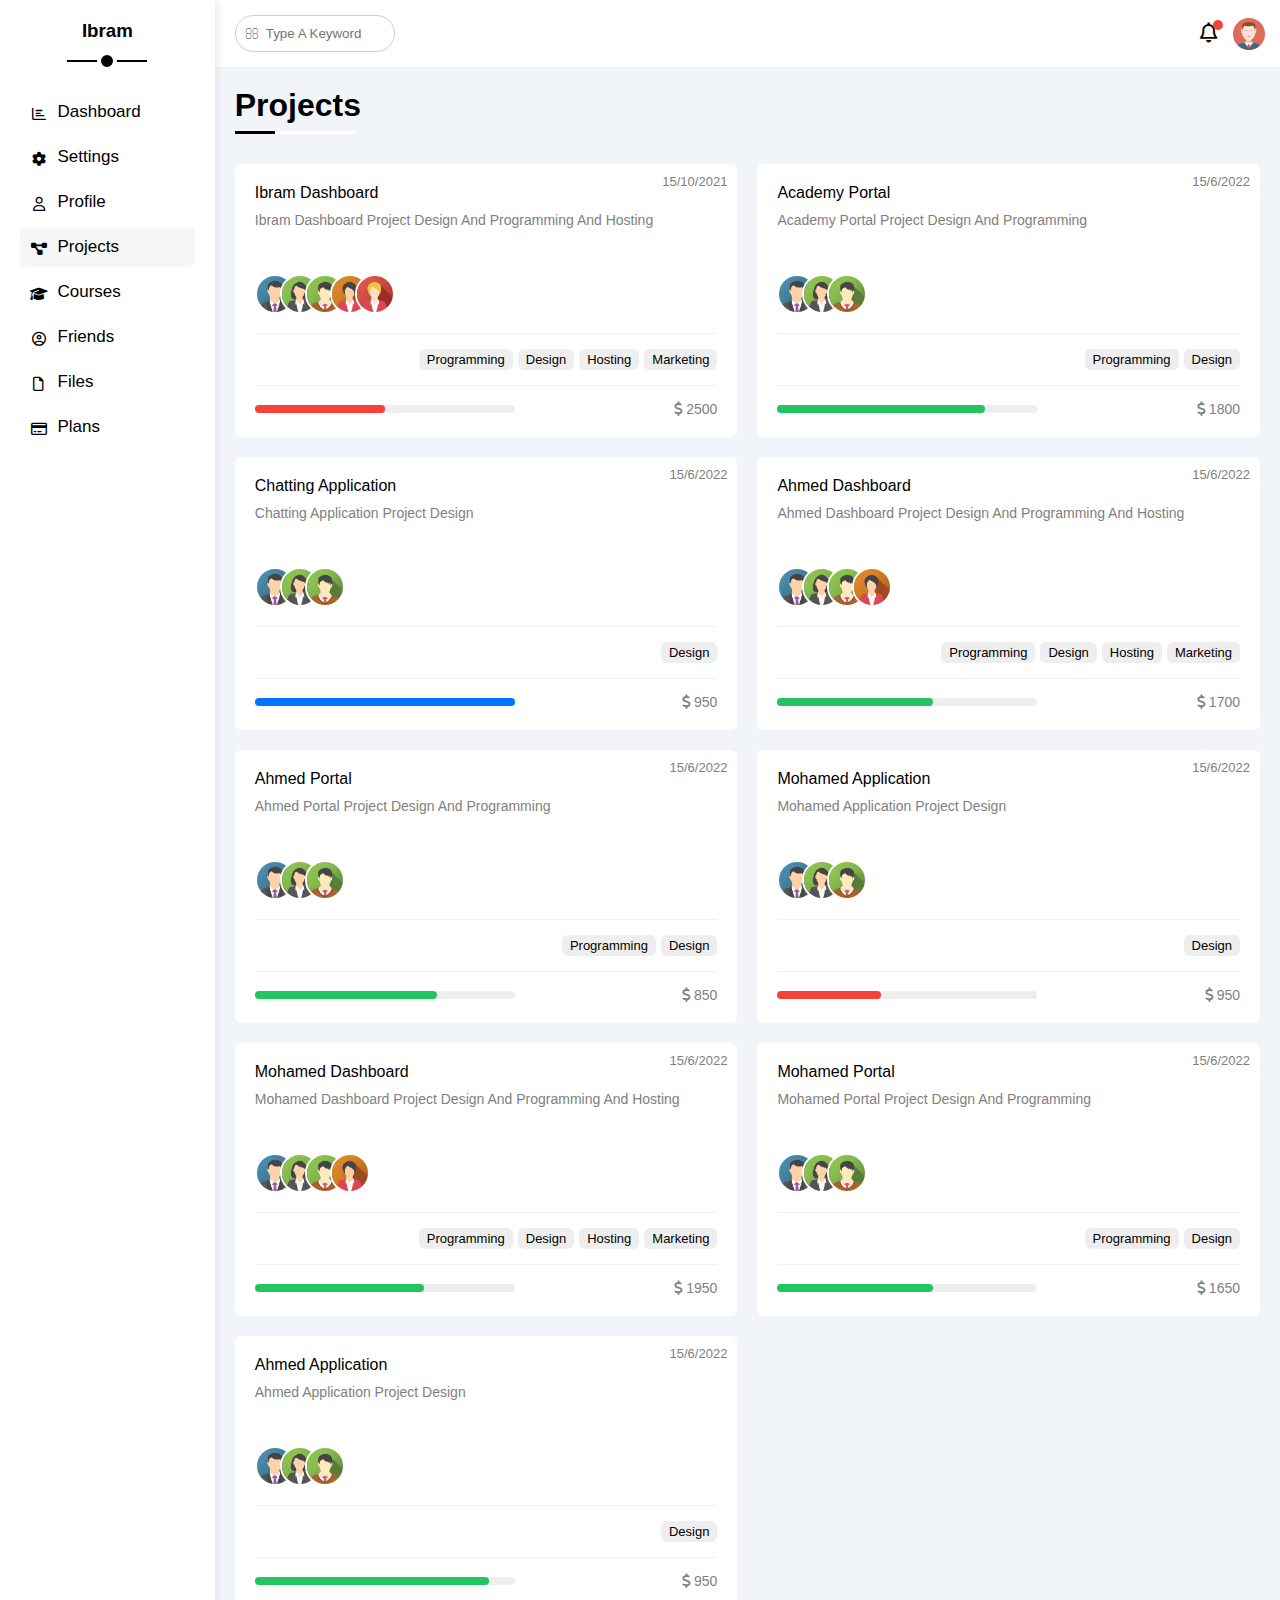
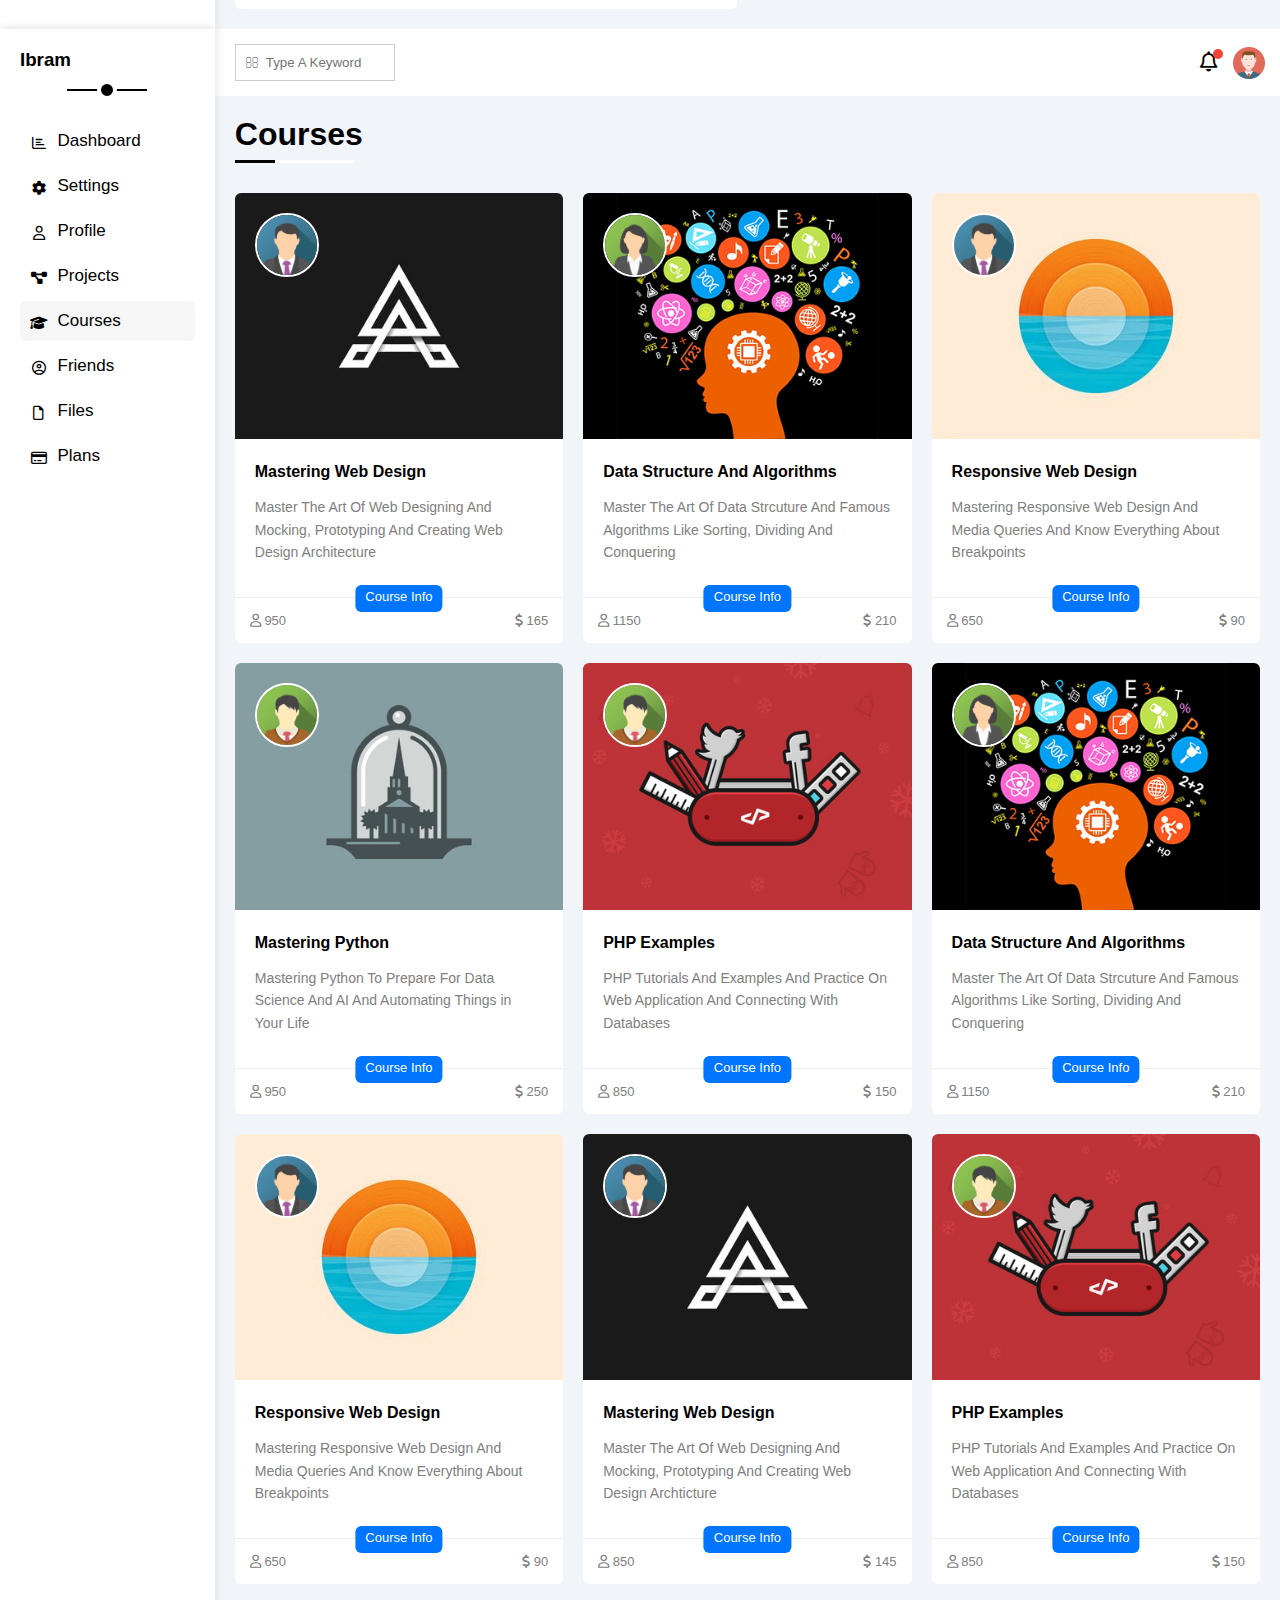
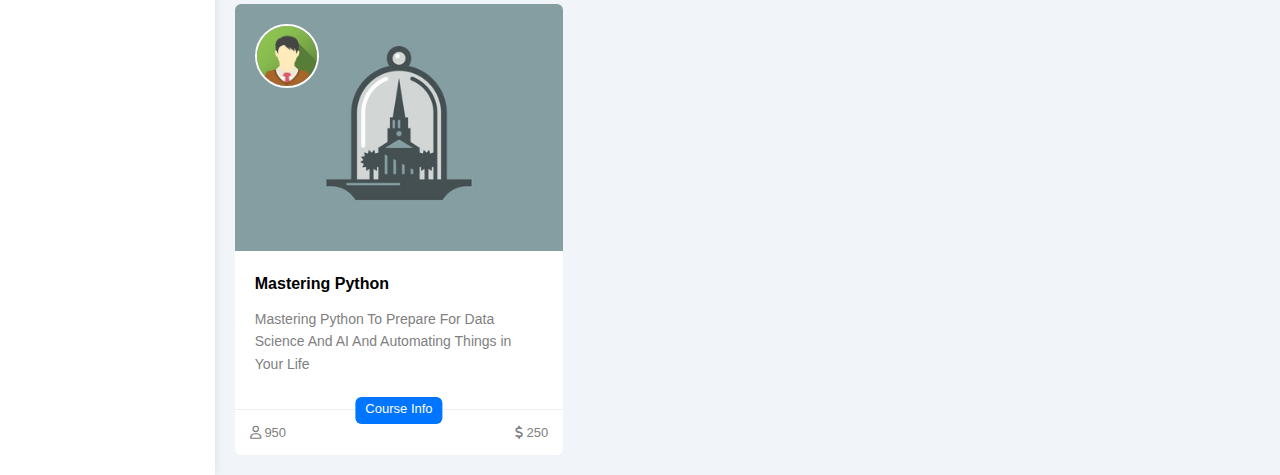
<file: projects.html>
<!DOCTYPE html>
<html lang="en">
  <head>
    <meta charset="UTF-8" />
    <meta http-equiv="X-UA-Compatible" content="IE=edge" />
    <meta name="viewport" content="width=device-width, initial-scale=1.0" />
    <title>Projects</title>
    <link rel="stylesheet" href="css/all.min.css" />
    <link rel="stylesheet" href="css/framework.css" />
    <link rel="stylesheet" href="css/master.css" />
    <link rel="preconnect" href="https://fonts.googleapis.com" />
    <link rel="preconnect" href="https://fonts.gstatic.com" crossorigin />
    <link href="https://fonts.googleapis.com/css2?family=Open+Sans:wght@300;500&display=swap" rel="stylesheet" />
  </head>
  <body>
    <div class="page d-flex">
      <div class="sidebar bg-white p-20 p-relative">
        <h3 class="p-relative text-center mt-0">Ibram</h3>
        <ul>
          <li>
            <a class="d-flex align-center fs-14 c-black rad-6 p-10" href="index.html">
              <i class="fa-regular fa-chart-bar fa-fw"></i>
              <span>Dashboard</span>
            </a>
          </li>
          <li>
            <a class=" d-flex align-center fs-14 c-black rad-6 p-10" href="settings.html">
              <i class="fa-solid fa-gear fa-fw"></i>
              <span>Settings</span>
            </a>
          </li>
          <li>
            <a class=" d-flex align-center fs-14 c-black rad-6 p-10" href="profile.html">
              <i class="fa-regular fa-user fa-fw"></i>
              <span>Profile</span>
            </a>
          </li>
          <li>
            <a class="active d-flex align-center fs-14 c-black rad-6 p-10" href="projects.html">
              <i class="fa-solid fa-diagram-project fa-fw"></i>
              <span>Projects</span>
            </a>
          </li>
          <li>
            <a class="d-flex align-center fs-14 c-black rad-6 p-10" href="courses.html">
              <i class="fa-solid fa-graduation-cap fa-fw"></i>
              <span>Courses</span>
            </a>
          </li>
          <li>
            <a class="d-flex align-center fs-14 c-black rad-6 p-10" href="friends.html">
              <i class="fa-regular fa-circle-user fa-fw"></i>
              <span>Friends</span>
            </a>
          </li>
          <li>
            <a class="d-flex align-center fs-14 c-black rad-6 p-10" href="files.html">
              <i class="fa-regular fa-file fa-fw"></i>
              <span>Files</span>
            </a>
          </li>
          <li>
            <a class="d-flex align-center fs-14 c-black rad-6 p-10" href="plans.html">
              <i class="fa-regular fa-credit-card fa-fw"></i>
              <span>Plans</span>
            </a>
          </li>
        </ul>
      </div>
      <div class="content w-full">
        <!-- Start Head -->
        <div class="head bg-white p-15 between-flex">
          <div class="search p-relative">
            <input class="p-10 rad-20" type="search" placeholder="Type A Keyword" />
          </div>
          <div class="icons d-flex align-center">
            <span class="notification p-relative">
              <i class="fa-regular fa-bell fa-lg"></i>
            </span>
            <img src="imgs/avatar.png" alt="" />
          </div>
        </div>
        <!-- End Head -->
        <h1 class="p-relative">Projects</h1>
        <div class="projects-page d-grid m-20 gap-20">
          <div class="project bg-white p-20 rad-6 p-relative">
            <span class="date fs-13 c-grey">15/10/2021</span>
            <h4 class="m-0">Ibram Dashboard</h4>
            <p class="c-grey mt-10 mb-10 fs-14">Ibram Dashboard Project Design And Programming And Hosting</p>
            <div class="team">
              <a href="#"><img src="imgs/team-01.png" alt="" /></a>
              <a href="#"><img src="imgs/team-02.png" alt="" /></a>
              <a href="#"><img src="imgs/team-03.png" alt="" /></a>
              <a href="#"><img src="imgs/team-04.png" alt="" /></a>
              <a href="#"><img src="imgs/team-05.png" alt="" /></a>
            </div>
            <div class="do d-flex">
              <span class="fs-13 rad-6 bg-eee">Programming</span>
              <span class="fs-13 rad-6 bg-eee">Design</span>
              <span class="fs-13 rad-6 bg-eee">Hosting</span>
              <span class="fs-13 rad-6 bg-eee">Marketing</span>
            </div>
            <div class="info between-flex">
              <div class="prog bg-eee">
                <span class="bg-red" style="width: 50%"></span>
              </div>
              <div class="fs-14 c-grey">
                <i class="fa-solid fa-dollar-sign"></i>
                2500
              </div>
            </div>
          </div>
          <div class="project bg-white p-20 rad-6 p-relative">
            <span class="date fs-13 c-grey">15/6/2022</span>
            <h4 class="m-0">Academy Portal</h4>
            <p class="c-grey mt-10 mb-10 fs-14">Academy Portal Project Design And Programming</p>
            <div class="team">
              <a href="#"><img src="imgs/team-01.png" alt="" /></a>
              <a href="#"><img src="imgs/team-02.png" alt="" /></a>
              <a href="#"><img src="imgs/team-03.png" alt="" /></a>
            </div>
            <div class="do d-flex">
              <span class="fs-13 rad-6 bg-eee">Programming</span>
              <span class="fs-13 rad-6 bg-eee">Design</span>
            </div>
            <div class="info between-flex">
              <div class="prog bg-eee">
                <span class="bg-green" style="width: 80%"></span>
              </div>
              <div class="fs-14 c-grey">
                <i class="fa-solid fa-dollar-sign"></i>
                1800
              </div>
            </div>
          </div>
          <div class="project bg-white p-20 rad-6 p-relative">
            <span class="date fs-13 c-grey">15/6/2022</span>
            <h4 class="m-0">Chatting Application</h4>
            <p class="c-grey mt-10 mb-10 fs-14">Chatting Application Project Design</p>
            <div class="team">
              <a href="#"><img src="imgs/team-01.png" alt="" /></a>
              <a href="#"><img src="imgs/team-02.png" alt="" /></a>
              <a href="#"><img src="imgs/team-03.png" alt="" /></a>
            </div>
            <div class="do d-flex">
              <span class="fs-13 rad-6 bg-eee">Design</span>
            </div>
            <div class="info between-flex">
              <div class="prog bg-eee">
                <span class="bg-blue" style="width: 100%"></span>
              </div>
              <div class="fs-14 c-grey">
                <i class="fa-solid fa-dollar-sign"></i>
                950
              </div>
            </div>
          </div>
          <div class="project bg-white p-20 rad-6 p-relative">
            <span class="date fs-13 c-grey">15/6/2022</span>
            <h4 class="m-0">Ahmed Dashboard</h4>
            <p class="c-grey mt-10 mb-10 fs-14">Ahmed Dashboard Project Design And Programming And Hosting</p>
            <div class="team">
              <a href="#"><img src="imgs/team-01.png" alt="" /></a>
              <a href="#"><img src="imgs/team-02.png" alt="" /></a>
              <a href="#"><img src="imgs/team-03.png" alt="" /></a>
              <a href="#"><img src="imgs/team-04.png" alt="" /></a>
            </div>
            <div class="do d-flex">
              <span class="fs-13 rad-6 bg-eee">Programming</span>
              <span class="fs-13 rad-6 bg-eee">Design</span>
              <span class="fs-13 rad-6 bg-eee">Hosting</span>
              <span class="fs-13 rad-6 bg-eee">Marketing</span>
            </div>
            <div class="info between-flex">
              <div class="prog bg-eee">
                <span class="bg-green" style="width: 60%"></span>
              </div>
              <div class="fs-14 c-grey">
                <i class="fa-solid fa-dollar-sign"></i>
                1700
              </div>
            </div>
          </div>
          <div class="project bg-white p-20 rad-6 p-relative">
            <span class="date fs-13 c-grey">15/6/2022</span>
            <h4 class="m-0">Ahmed Portal</h4>
            <p class="c-grey mt-10 mb-10 fs-14">Ahmed Portal Project Design And Programming</p>
            <div class="team">
              <a href="#"><img src="imgs/team-01.png" alt="" /></a>
              <a href="#"><img src="imgs/team-02.png" alt="" /></a>
              <a href="#"><img src="imgs/team-03.png" alt="" /></a>
            </div>
            <div class="do d-flex">
              <span class="fs-13 rad-6 bg-eee">Programming</span>
              <span class="fs-13 rad-6 bg-eee">Design</span>
            </div>
            <div class="info between-flex">
              <div class="prog bg-eee">
                <span class="bg-green" style="width: 70%"></span>
              </div>
              <div class="fs-14 c-grey">
                <i class="fa-solid fa-dollar-sign"></i>
                850
              </div>
            </div>
          </div>
          <div class="project bg-white p-20 rad-6 p-relative">
            <span class="date fs-13 c-grey">15/6/2022</span>
            <h4 class="m-0">Mohamed Application</h4>
            <p class="c-grey mt-10 mb-10 fs-14">Mohamed Application Project Design</p>
            <div class="team">
              <a href="#"><img src="imgs/team-01.png" alt="" /></a>
              <a href="#"><img src="imgs/team-02.png" alt="" /></a>
              <a href="#"><img src="imgs/team-03.png" alt="" /></a>
            </div>
            <div class="do d-flex">
              <span class="fs-13 rad-6 bg-eee">Design</span>
            </div>
            <div class="info between-flex">
              <div class="prog bg-eee">
                <span class="bg-red" style="width: 40%"></span>
              </div>
              <div class="fs-14 c-grey">
                <i class="fa-solid fa-dollar-sign"></i>
                950
              </div>
            </div>
          </div>
          <div class="project bg-white p-20 rad-6 p-relative">
            <span class="date fs-13 c-grey">15/6/2022</span>
            <h4 class="m-0">Mohamed Dashboard</h4>
            <p class="c-grey mt-10 mb-10 fs-14">Mohamed Dashboard Project Design And Programming And Hosting</p>
            <div class="team">
              <a href="#"><img src="imgs/team-01.png" alt="" /></a>
              <a href="#"><img src="imgs/team-02.png" alt="" /></a>
              <a href="#"><img src="imgs/team-03.png" alt="" /></a>
              <a href="#"><img src="imgs/team-04.png" alt="" /></a>
            </div>
            <div class="do d-flex">
              <span class="fs-13 rad-6 bg-eee">Programming</span>
              <span class="fs-13 rad-6 bg-eee">Design</span>
              <span class="fs-13 rad-6 bg-eee">Hosting</span>
              <span class="fs-13 rad-6 bg-eee">Marketing</span>
            </div>
            <div class="info between-flex">
              <div class="prog bg-eee">
                <span class="bg-green" style="width: 65%"></span>
              </div>
              <div class="fs-14 c-grey">
                <i class="fa-solid fa-dollar-sign"></i>
                1950
              </div>
            </div>
          </div>
          <div class="project bg-white p-20 rad-6 p-relative">
            <span class="date fs-13 c-grey">15/6/2022</span>
            <h4 class="m-0">Mohamed Portal</h4>
            <p class="c-grey mt-10 mb-10 fs-14">Mohamed Portal Project Design And Programming</p>
            <div class="team">
              <a href="#"><img src="imgs/team-01.png" alt="" /></a>
              <a href="#"><img src="imgs/team-02.png" alt="" /></a>
              <a href="#"><img src="imgs/team-03.png" alt="" /></a>
            </div>
            <div class="do d-flex">
              <span class="fs-13 rad-6 bg-eee">Programming</span>
              <span class="fs-13 rad-6 bg-eee">Design</span>
            </div>
            <div class="info between-flex">
              <div class="prog bg-eee">
                <span class="bg-green" style="width: 60%"></span>
              </div>
              <div class="fs-14 c-grey">
                <i class="fa-solid fa-dollar-sign"></i>
                1650
              </div>
            </div>
          </div>
          <div class="project bg-white p-20 rad-6 p-relative">
            <span class="date fs-13 c-grey">15/6/2022</span>
            <h4 class="m-0">Ahmed Application</h4>
            <p class="c-grey mt-10 mb-10 fs-14">Ahmed Application Project Design</p>
            <div class="team">
              <a href="#"><img src="imgs/team-01.png" alt="" /></a>
              <a href="#"><img src="imgs/team-02.png" alt="" /></a>
              <a href="#"><img src="imgs/team-03.png" alt="" /></a>
            </div>
            <div class="do d-flex">
              <span class="fs-13 rad-6 bg-eee">Design</span>
            </div>
            <div class="info between-flex">
              <div class="prog bg-eee">
                <span class="bg-green" style="width: 90%"></span>
              </div>
              <div class="fs-14 c-grey">
                <i class="fa-solid fa-dollar-sign"></i>
                950
              </div>
            </div>
          </div>
        </div>
      </div>
    </div>
  </body>
</html>







<!DOCTYPE html>
<html lang="en">
  <head>
    <meta charset="UTF-8" />
    <meta http-equiv="X-UA-Compatible" content="IE=edge" />
    <meta name="viewport" content="width=device-width, initial-scale=1.0" />
    <title>Courses</title>
    <link rel="stylesheet" href="css/all.min.css" />
    <link rel="stylesheet" href="css/framework.css" />
    <link rel="stylesheet" href="css/master.css" />
    <link rel="preconnect" href="https://fonts.googleapis.com" />
    <link rel="preconnect" href="https://fonts.gstatic.com" crossorigin />
    <link href="https://fonts.googleapis.com/css2?family=Open+Sans:wght@300;500&display=swap" rel="stylesheet" />
  </head>
  <body>
    <div class="page d-flex">
      <div class="sidebar bg-white p-20 p-relative">
        <h3 class="p-relative txt-c mt-0">Ibram</h3>
        <ul>
          <li>
            <a class="d-flex align-center fs-14 c-black rad-6 p-10" href="index.html">
              <i class="fa-regular fa-chart-bar fa-fw"></i>
              <span>Dashboard</span>
            </a>
          </li>
          <li>
            <a class="d-flex align-center fs-14 c-black rad-6 p-10" href="settings.html">
              <i class="fa-solid fa-gear fa-fw"></i>
              <span>Settings</span>
            </a>
          </li>
          <li>
            <a class="d-flex align-center fs-14 c-black rad-6 p-10" href="profile.html">
              <i class="fa-regular fa-user fa-fw"></i>
              <span>Profile</span>
            </a>
          </li>
          <li>
            <a class="d-flex align-center fs-14 c-black rad-6 p-10" href="projects.html">
              <i class="fa-solid fa-diagram-project fa-fw"></i>
              <span>Projects</span>
            </a>
          </li>
          <li>
            <a class="active d-flex align-center fs-14 c-black rad-6 p-10" href="courses.html">
              <i class="fa-solid fa-graduation-cap fa-fw"></i>
              <span>Courses</span>
            </a>
          </li>
          <li>
            <a class="d-flex align-center fs-14 c-black rad-6 p-10" href="friends.html">
              <i class="fa-regular fa-circle-user fa-fw"></i>
              <span>Friends</span>
            </a>
          </li>
          <li>
            <a class="d-flex align-center fs-14 c-black rad-6 p-10" href="files.html">
              <i class="fa-regular fa-file fa-fw"></i>
              <span>Files</span>
            </a>
          </li>
          <li>
            <a class="d-flex align-center fs-14 c-black rad-6 p-10" href="plans.html">
              <i class="fa-regular fa-credit-card fa-fw"></i>
              <span>Plans</span>
            </a>
          </li>
        </ul>
      </div>
      <div class="content w-full">
        <!-- Start Head -->
        <div class="head bg-white p-15 between-flex">
          <div class="search p-relative">
            <input class="p-10" type="search" placeholder="Type A Keyword" />
          </div>
          <div class="icons d-flex align-center">
            <span class="notification p-relative">
              <i class="fa-regular fa-bell fa-lg"></i>
            </span>
            <img src="imgs/avatar.png" alt="" />
          </div>
        </div>
        <!-- End Head -->
        <h1 class="p-relative">Courses</h1>
        <div class="courses-page d-grid m-20 gap-20">
          <div class="course bg-white rad-6 p-relative">
            <img class="cover" src="imgs/course-01.jpg" alt="" />
            <img class="instructor" src="imgs/team-01.png" alt="" />
            <div class="p-20">
              <h4 class="m-0">Mastering Web Design</h4>
              <p class="description c-grey mt-15 fs-14">
                Master The Art Of Web Designing And Mocking, Prototyping And Creating Web Design Architecture
              </p>
            </div>
            <div class="info p-15 p-relative between-flex">
              <span class="title bg-blue c-white btn-shape">Course Info</span>
              <span class="c-grey">
                <i class="fa-regular fa-user"></i>
                950
              </span>
              <span class="c-grey">
                <i class="fa-solid fa-dollar-sign"></i>
                165
              </span>
            </div>
          </div>
          <div class="course bg-white rad-6 p-relative">
            <img class="cover" src="imgs/course-02.jpg" alt="" />
            <img class="instructor" src="imgs/team-02.png" alt="" />
            <div class="p-20">
              <h4 class="m-0">Data Structure And Algorithms</h4>
              <p class="description c-grey mt-15 fs-14">
                Master The Art Of Data Strcuture And Famous Algorithms Like Sorting, Dividing And Conquering
              </p>
            </div>
            <div class="info p-15 p-relative between-flex">
              <span class="title bg-blue c-white btn-shape">Course Info</span>
              <span class="c-grey"> <i class="fa-regular fa-user"></i> 1150</span>
              <span class="c-grey"><i class="fa-solid fa-dollar-sign"></i> 210</span>
            </div>
          </div>
          <div class="course bg-white rad-6 p-relative">
            <img class="cover" src="imgs/course-03.jpg" alt="" />
            <img class="instructor" src="imgs/team-01.png" alt="" />
            <div class="p-20">
              <h4 class="m-0">Responsive Web Design</h4>
              <p class="description c-grey mt-15 fs-14">
                Mastering Responsive Web Design And Media Queries And Know Everything About Breakpoints
              </p>
            </div>
            <div class="info p-15 p-relative between-flex">
              <span class="title bg-blue c-white btn-shape">Course Info</span>
              <span class="c-grey"> <i class="fa-regular fa-user"></i> 650</span>
              <span class="c-grey"><i class="fa-solid fa-dollar-sign"></i> 90</span>
            </div>
          </div>
          <div class="course bg-white rad-6 p-relative">
            <img class="cover" src="imgs/course-04.jpg" alt="" />
            <img class="instructor" src="imgs/team-03.png" alt="" />
            <div class="p-20">
              <h4 class="m-0">Mastering Python</h4>
              <p class="description c-grey mt-15 fs-14">
                Mastering Python To Prepare For Data Science And AI And Automating Things in Your Life
              </p>
            </div>
            <div class="info p-15 p-relative between-flex">
              <span class="title bg-blue c-white btn-shape">Course Info</span>
              <span class="c-grey"> <i class="fa-regular fa-user"></i> 950</span>
              <span class="c-grey"><i class="fa-solid fa-dollar-sign"></i> 250</span>
            </div>
          </div>
          <div class="course bg-white rad-6 p-relative">
            <img class="cover" src="imgs/course-05.jpg" alt="" />
            <img class="instructor" src="imgs/team-03.png" alt="" />
            <div class="p-20">
              <h4 class="m-0">PHP Examples</h4>
              <p class="description c-grey mt-15 fs-14">
                PHP Tutorials And Examples And Practice On Web Application And Connecting With Databases
              </p>
            </div>
            <div class="info p-15 p-relative between-flex">
              <span class="title bg-blue c-white btn-shape">Course Info</span>
              <span class="c-grey"> <i class="fa-regular fa-user"></i> 850</span>
              <span class="c-grey"><i class="fa-solid fa-dollar-sign"></i> 150</span>
            </div>
          </div>
          <div class="course bg-white rad-6 p-relative">
            <img class="cover" src="imgs/course-02.jpg" alt="" />
            <img class="instructor" src="imgs/team-02.png" alt="" />
            <div class="p-20">
              <h4 class="m-0">Data Structure And Algorithms</h4>
              <p class="description c-grey mt-15 fs-14">
                Master The Art Of Data Strcuture And Famous Algorithms Like Sorting, Dividing And Conquering
              </p>
            </div>
            <div class="info p-15 p-relative between-flex">
              <span class="title bg-blue c-white btn-shape">Course Info</span>
              <span class="c-grey"> <i class="fa-regular fa-user"></i> 1150</span>
              <span class="c-grey"><i class="fa-solid fa-dollar-sign"></i> 210</span>
            </div>
          </div>
          <div class="course bg-white rad-6 p-relative">
            <img class="cover" src="imgs/course-03.jpg" alt="" />
            <img class="instructor" src="imgs/team-01.png" alt="" />
            <div class="p-20">
              <h4 class="m-0">Responsive Web Design</h4>
              <p class="description c-grey mt-15 fs-14">
                Mastering Responsive Web Design And Media Queries And Know Everything About Breakpoints
              </p>
            </div>
            <div class="info p-15 p-relative between-flex">
              <span class="title bg-blue c-white btn-shape">Course Info</span>
              <span class="c-grey"> <i class="fa-regular fa-user"></i> 650</span>
              <span class="c-grey"><i class="fa-solid fa-dollar-sign"></i> 90</span>
            </div>
          </div>
          <div class="course bg-white rad-6 p-relative">
            <img class="cover" src="imgs/course-01.jpg" alt="" />
            <img class="instructor" src="imgs/team-01.png" alt="" />
            <div class="p-20">
              <h4 class="m-0">Mastering Web Design</h4>
              <p class="description c-grey mt-15 fs-14">
                Master The Art Of Web Designing And Mocking, Prototyping And Creating Web Design Archticture
              </p>
            </div>
            <div class="info p-15 p-relative between-flex">
              <span class="title bg-blue c-white btn-shape">Course Info</span>
              <span class="c-grey"> <i class="fa-regular fa-user"></i> 850</span>
              <span class="c-grey"><i class="fa-solid fa-dollar-sign"></i> 145</span>
            </div>
          </div>
          <div class="course bg-white rad-6 p-relative">
            <img class="cover" src="imgs/course-05.jpg" alt="" />
            <img class="instructor" src="imgs/team-03.png" alt="" />
            <div class="p-20">
              <h4 class="m-0">PHP Examples</h4>
              <p class="description c-grey mt-15 fs-14">
                PHP Tutorials And Examples And Practice On Web Application And Connecting With Databases
              </p>
            </div>
            <div class="info p-15 p-relative between-flex">
              <span class="title bg-blue c-white btn-shape">Course Info</span>
              <span class="c-grey"> <i class="fa-regular fa-user"></i> 850</span>
              <span class="c-grey"><i class="fa-solid fa-dollar-sign"></i> 150</span>
            </div>
          </div>
          <div class="course bg-white rad-6 p-relative">
            <img class="cover" src="imgs/course-04.jpg" alt="" />
            <img class="instructor" src="imgs/team-03.png" alt="" />
            <div class="p-20">
              <h4 class="m-0">Mastering Python</h4>
              <p class="description c-grey mt-15 fs-14">
                Mastering Python To Prepare For Data Science And AI And Automating Things in Your Life
              </p>
            </div>
            <div class="info p-15 p-relative between-flex">
              <span class="title bg-blue c-white btn-shape">Course Info</span>
              <span class="c-grey"> <i class="fa-regular fa-user"></i> 950</span>
              <span class="c-grey"><i class="fa-solid fa-dollar-sign"></i> 250</span>
            </div>
          </div>
        </div>
      </div>
    </div>
  </body>
</html>
</file>
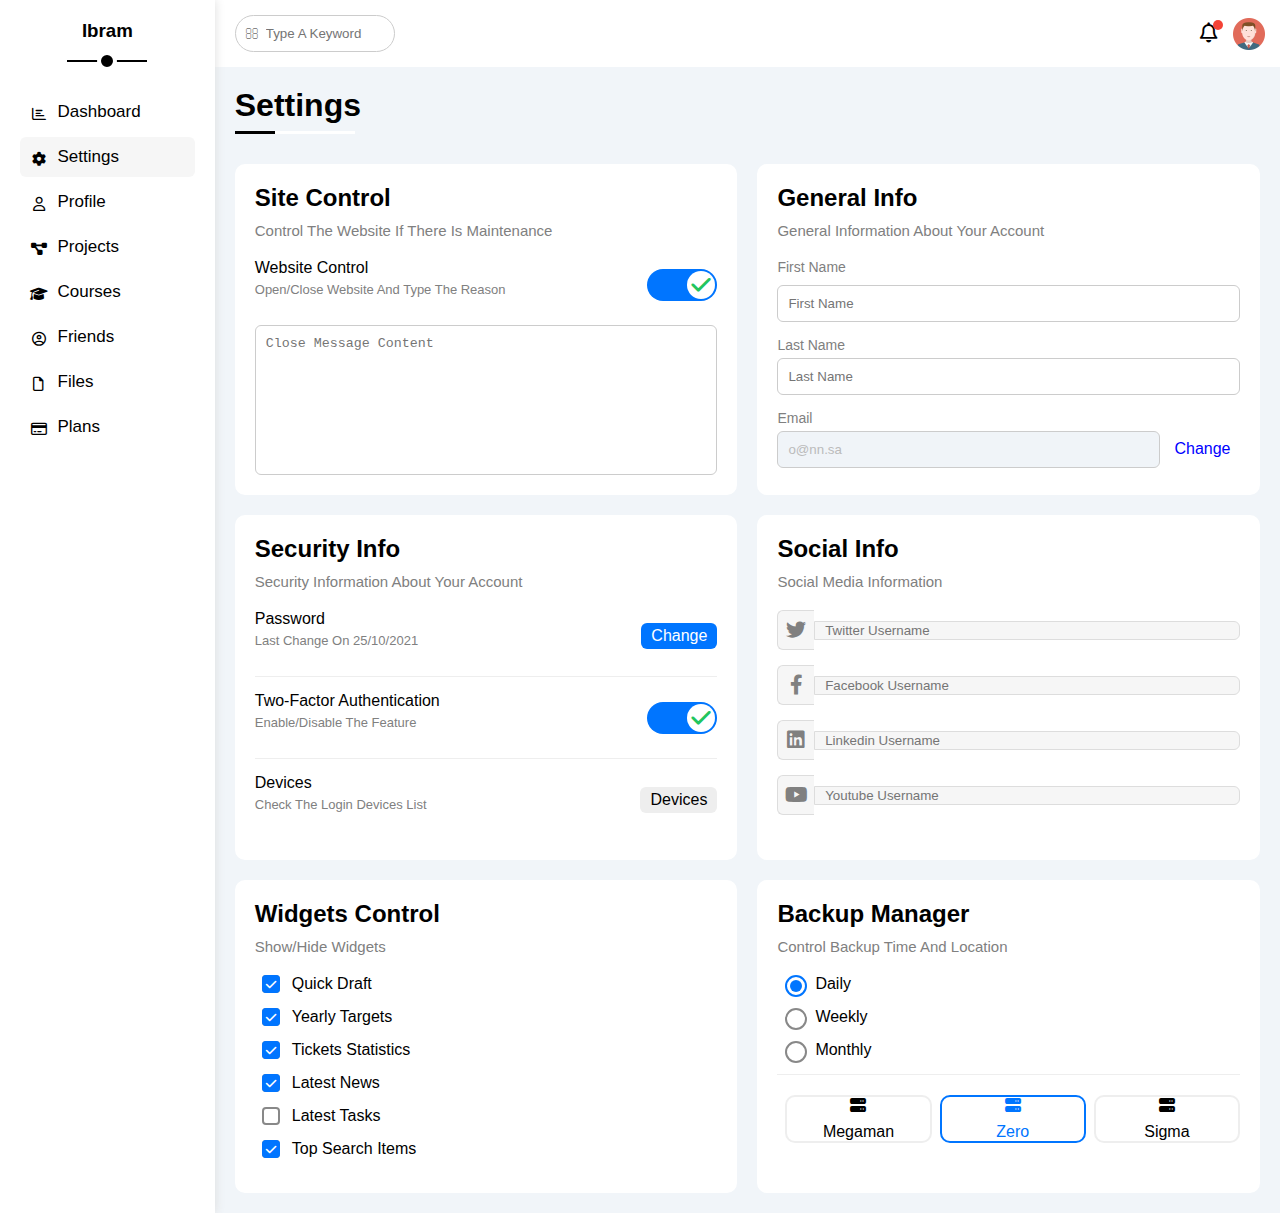
<file: settings.html>
<!DOCTYPE html>
<html lang="en">
  <head>
    <meta charset="UTF-8" />
    <meta http-equiv="X-UA-Compatible" content="IE=edge" />
    <meta name="viewport" content="width=device-width, initial-scale=1.0" />
    <title>Settings</title>
    <link rel="stylesheet" href="css/all.min.css" />
    <link rel="stylesheet" href="css/framework.css" />
    <link rel="stylesheet" href="css/master.css" />
    <link rel="preconnect" href="https://fonts.googleapis.com" />
    <link rel="preconnect" href="https://fonts.gstatic.com" crossorigin />
    <link href="https://fonts.googleapis.com/css2?family=Open+Sans:wght@300;500&display=swap" rel="stylesheet" />
  </head>
  <body>
    <div class="page d-flex">
      <div class="sidebar bg-white p-20 p-relative">
        <h3 class="p-relative text-center mt-0">Ibram</h3>
        <ul>
          <li>
            <a class="d-flex align-center fs-14 c-black rad-6 p-10" href="index.html">
              <i class="fa-regular fa-chart-bar fa-fw"></i>
              <span>Dashboard</span>
            </a>
          </li>
          <li>
            <a class="active d-flex align-center fs-14 c-black rad-6 p-10" href="settings.html">
              <i class="fa-solid fa-gear fa-fw"></i>
              <span>Settings</span>
            </a>
          </li>
          <li>
            <a class="d-flex align-center fs-14 c-black rad-6 p-10" href="profile.html">
              <i class="fa-regular fa-user fa-fw"></i>
              <span>Profile</span>
            </a>
          </li>
          <li>
            <a class="d-flex align-center fs-14 c-black rad-6 p-10" href="projects.html">
              <i class="fa-solid fa-diagram-project fa-fw"></i>
              <span>Projects</span>
            </a>
          </li>
          <li>
            <a class="d-flex align-center fs-14 c-black rad-6 p-10" href="courses.html">
              <i class="fa-solid fa-graduation-cap fa-fw"></i>
              <span>Courses</span>
            </a>
          </li>
          <li>
            <a class="d-flex align-center fs-14 c-black rad-6 p-10" href="friends.html">
              <i class="fa-regular fa-circle-user fa-fw"></i>
              <span>Friends</span>
            </a>
          </li>
          <li>
            <a class="d-flex align-center fs-14 c-black rad-6 p-10" href="files.html">
              <i class="fa-regular fa-file fa-fw"></i>
              <span>Files</span>
            </a>
          </li>
          <li>
            <a class="d-flex align-center fs-14 c-black rad-6 p-10" href="plans.html">
              <i class="fa-regular fa-credit-card fa-fw"></i>
              <span>Plans</span>
            </a>
          </li>
        </ul>
      </div>
      <div class="content w-full">
        <!-- Start Head -->
        <div class="head bg-white p-15 between-flex">
          <div class="search p-relative">
            <input class="p-10 rad-20" type="search" placeholder="Type A Keyword" />
          </div>
          <div class="icons d-flex align-center">
            <span class="notification p-relative">
              <i class="fa-regular fa-bell fa-lg"></i>
            </span>
            <img src="imgs/avatar.png" alt="" />
          </div>
        </div>
        <!-- End Head -->
        <h1 class="p-relative">Settings</h1>
        <div class="settings-page m-20 d-grid gap-20">
          <!-- Start Settings Box -->
          <div class="p-20 bg-white rad-10">
            <h2 class="mt-0 mb-10">Site Control</h2>
            <p class="mt-0 mb-20 c-grey fs-15">Control The Website If There Is Maintenance</p>
            <div class="mb-15 between-flex">
              <div>
                <span>Website Control</span>
                <p class="c-grey mt-5 mb-0 fs-13">Open/Close Website And Type The Reason</p>
              </div>
              <div>
                <label>
                  <input class="toggle-checkbox" type="checkbox" checked />
                  <div class="toggle-switch"></div>
                </label>
              </div>
            </div>
            <textarea class="close-message p-10 rad-6 d-block w-full" placeholder="Close Message Content"></textarea>
          </div>
          <!-- End Settings Box -->
          <!-- Start Settings Box -->
          <div class="p-20 bg-white rad-10">
            <h2 class="mt-0 mb-10">General Info</h2>
            <p class="mt-0 mb-20 c-grey fs-15">General Information About Your Account</p>
            <div class="mb-15">
              <label class="fs-14 c-grey d-block mb-10" for="first">First Name</label>
              <input
                class="b-none border-ccc p-10 rad-6 d-block w-full"
                type="text"
                id="first"
                placeholder="First Name"
              />
            </div>
            <div class="mb-15">
              <label class="fs-14 c-grey d-block mb-5" for="last">Last Name</label>
              <input
                class="b-none border-ccc p-10 rad-6 d-block w-full"
                id="last"
                type="text"
                placeholder="Last Name"
              />
            </div>
            <div>
              <label class="fs-14 c-grey d-block mb-5" for="email">Email</label>
              <input
                class="email b-none border-ccc p-10 rad-6 w-full mr-10"
                id="email"
                type="email"
                value="o@nn.sa"
                disabled
              />
              <a class="c-blue" href="#">Change</a>
            </div>
          </div>
          <!-- End Settings Box -->
          <!-- Start Settings Box -->
          <div class="p-20 bg-white rad-10">
            <h2 class="mt-0 mb-10">Security Info</h2>
            <p class="mt-0 mb-20 c-grey fs-15">Security Information About Your Account</p>
            <div class="sec-box mb-15 between-flex">
              <div>
                <span>Password</span>
                <p class="c-grey mt-5 mb-0 fs-13">Last Change On 25/10/2021</p>
              </div>
              <a class="button bg-blue c-white btn-shape" href="#">Change</a>
            </div>
            <div class="sec-box mb-15 between-flex">
              <div>
                <span>Two-Factor Authentication</span>
                <p class="c-grey mt-5 mb-0 fs-13">Enable/Disable The Feature</p>
              </div>
              <label>
                <input class="toggle-checkbox" type="checkbox" checked />
                <div class="toggle-switch"></div>
              </label>
            </div>
            <div class="sec-box between-flex">
              <div>
                <span>Devices</span>
                <p class="c-grey mt-5 mb-0 fs-13">Check The Login Devices List</p>
              </div>
              <a class="bg-eee c-black btn-shape" href="#">Devices</a>
            </div>
          </div>
          <!-- End Settings Box -->
          <!-- Start Settings Box -->
          <div class="social-boxes p-20 bg-white rad-10">
            <h2 class="mt-0 mb-10">Social Info</h2>
            <p class="mt-0 mb-20 c-grey fs-15">Social Media Information</p>
            <div class="d-flex align-center mb-15">
              <i class="fa-brands fa-twitter center-flex c-grey fs-20"></i>
              <input class="w-full" type="text" placeholder="Twitter Username" />
            </div>
            <div class="d-flex align-center mb-15">
              <i class="fa-brands fa-facebook-f center-flex c-grey fs-20"></i>
              <input class="w-full" type="text" placeholder="Facebook Username" />
            </div>
            <div class="d-flex align-center mb-15">
              <i class="fa-brands fa-linkedin center-flex c-grey fs-20"></i>
              <input class="w-full" type="text" placeholder="Linkedin Username" />
            </div>
            <div class="d-flex align-center">
              <i class="fa-brands fa-youtube center-flex c-grey fs-20"></i>
              <input class="w-full" type="text" placeholder="Youtube Username" /> 
            </div>
          </div>
          <!-- End Settings Box -->
          <!-- Start Settings Box -->
          <div class="widgets-control p-20 bg-white rad-10">
            <h2 class="mt-0 mb-10">Widgets Control</h2>
            <p class="mt-0 mb-20 c-grey fs-15">Show/Hide Widgets</p>
            <div class="control d-flex align-center mb-15">
              <input type="checkbox" id="one" checked />
              <label for="one">Quick Draft</label>
            </div>
            <div class="control d-flex align-center mb-15">
              <input type="checkbox" id="two" checked />
              <label for="two">Yearly Targets</label>
            </div>
            <div class="control d-flex align-center mb-15">
              <input type="checkbox" id="three" checked />
              <label for="three">Tickets Statistics</label>
            </div>
            <div class="control d-flex align-center mb-15">
              <input type="checkbox" id="four" checked />
              <label for="four">Latest News</label>
            </div>
            <div class="control d-flex align-center mb-15">
              <input type="checkbox" id="five" />
              <label for="five">Latest Tasks</label>
            </div>
            <div class="control d-flex align-center mb-15">
              <input type="checkbox" id="six" checked />
              <label for="six">Top Search Items</label>
            </div>
          </div>
          <!-- End Settings Box -->
          <!-- Start Settings Box -->
          <div class="backup-control p-20 bg-white rad-10">
            <h2 class="mt-0 mb-10">Backup Manager</h2>
            <p class="mt-0 mb-20 c-grey fs-15">Control Backup Time And Location</p>
            <div class="date d-flex align-center mb-15">
              <input type="radio" name="time" id="daily" checked />
              <label for="daily">Daily</label>
            </div>
            <div class="date d-flex align-center mb-15">
              <input type="radio" name="time" id="weekly" />
              <label for="weekly">Weekly</label>
            </div>
            <div class="date d-flex align-center mb-15">
              <input type="radio" name="time" id="monthly" />
              <label for="monthly">Monthly</label>
            </div>
            <div class="servers d-flex align-center text-center">
              <input type="radio" name="servers" id="server-one" />
              <div class="server mb-15 rad-10 w-full">
                <label class="d-block m-15" for="server-one">
                  <i class="fa-solid fa-server d-block mb-10"></i>
                  Megaman
                </label>
              </div>
              <input type="radio" name="servers" id="server-two" checked />
              <div class="server mb-15 rad-10 w-full">
                <label class="d-block m-15" for="server-two">
                  <i class="fa-solid fa-server d-block mb-10"></i>
                  Zero
                </label>
              </div>
              <input type="radio" name="servers" id="server-three" />
              <div class="server mb-15 rad-10 w-full">
                <label class="d-block m-15" for="server-three">
                  <i class="fa-solid fa-server d-block mb-10"></i>
                  Sigma
                </label>
              </div>
            </div>
          </div>
          <!-- End Settings Box -->
        </div>
      </div>
    </div>
  </body>
</html>
</file>
<file: css/framework.css>
:root {
  --blue-color: #0075ff;
  --blue-alt-color: #0d69d5;
  --orange-color: #f59e0b;
  --green-color: #22c55e;
  --red-color: #f44336;
  --grey-color: #888;
}
/*Start Box*/
.f-wrap{
	flex-wrap: wrap;
}
.d-flex{
	display: flex;
}
.align-center{
	align-items: center;
}
.d-grid{
	display: grid;
}
.d-block{
	display: block;
}
.gap-20{
	gap:20px;
}
@media(max-width: 767px){
	.block-mobile{
		display: block;
	}
	.hide-mobile{
		display: none;
	}
}
/*End Box*/

/*Start padding&margin*/
.p-10{
	padding: 10px;
}
.p-20{
	padding: 20px;
}
.p-15{
	padding: 15px;
}
.pt-15{
	padding-top: 15px;
}
.pb-15{
	padding-bottom: 15px;
}
.pt-10{
	padding-top: 10px;
}
.pt-5{
	padding-top: 5px;
}
.pb-20{
	padding-bottom: 20px;
}
.pt-20{
	padding-top: 20px;
}
.pb-10{
	padding-bottom: 10px;
}
.pl-15{
	padding-left: 15px;
}
.m-20{
	margin:20px;
}
.ml-10{
	margin-left:10px;
}
.mr-10{
	margin-right: 10px;
}
.mr-15{
	margin-right: 15px;
}
.mt-0{
	margin-top: 0;
}
.mt-5{
	margin-top: 5px;
}
.mt-20{
	margin-top: 20px;
}
.mt-25{
	margin-top: 25px;
}
.mt-10{
	margin-top: 10px;
}
.mt-15{
	margin-top: 15px;
}
.ml-15{
	margin-left: 15px;
}
.m-0{
	margin: 0px;
}
.mb-20{
	margin-bottom: 20px;
}
.mb-10{
	margin-bottom: 10px;
}
.mb-15{
	margin-bottom: 15px;
}
.mb-5{
	margin-bottom: 5px;
}
.w-100{
	width: 100px;
}
.h-100{
	height: 100px;
}
.space-between{
	justify-content: space-between;
}
/*End padding&margin*/
/*Start color*/
.bg-white{
	background-color: white;
}
.bg-blue{
	background-color: var(--blue-color);
}
.bg-alt-blue{
	background-color: var(--blue-alt-color);
}
.bg-orange{
	background-color: var(--orange-color);
}
.bg-green{
	background-color: var(--green-color);
}
.bg-red{
	background-color: var(--red-color);
}
.bg-eee{
	background-color: #eee;
}
.c-black{
	color: black;
}
.c-grey{
	color: grey;
}
.c-orange{
	color: orange;
}
.c-green{
	color: green;
}
.c-white{
	color: white;
}
.c-blue{
	color: blue;
}
/*End color*/
/*Start position*/
.p-relative{
	position: relative;
}
.w-full{
	width: 100%;
}
.w-40{
	width: 40px;
}
.w-fit {
    width: fit-content;
}
.h-full{
	height: 100%;
}
/*End position*/
/*Start fonts*/
.text-center{
	text-align: center;
}
.fs-13{
	font-size: 13px;
}
.fs-14{
	font-size: 14px;
}
.fs-15{
	font-size: 15px;
}
.fs-16{
	font-size: 16px;
}
.fs-17{
	font-size: 17px;
}
.fs-18{
	font-size: 18px;
}
.fs-19{
	font-size: 19px;
}
.fs-20{
	font-size: 20px;
}
.fs-25{
	font-size: 25px;
}
@media(max-width: 767px){
	.text-c-mobile{
		text-align: center;
	}
}
.fw-bold{
	font-weight: bold;
}
/*End fonts*/
/*Start Border*/
.rad-6{
	border-radius: 6px;
}
.rad-10{
	border-radius: 10px;
}
.rad-20{
	border-radius: 20px;
}
.rad-half{
	border-radius: 50%;
}
.b-none{
border:none;
}
.border-ccc{
	border:1px solid #ccc;
}
/*End Border*/
/*Start Components*/
.center-flex{
	display: flex;
	align-items: center;
	justify-content: center;
}
.between-flex{
	display: flex;
	align-items: center;
	justify-content: space-between;
}
.btn-shape{
	padding: 4px 10px;
	border-radius: 6px;
}

/*End Components*/
</file>
<file: css/master.css>
:root {
  --blue-color: #0075ff;
  --blue-alt-color: #0d69d5;
  --orange-color: #f59e0b;
  --green-color: #22c55e;
  --red-color: #f44336;
  --grey-color: #888;
}
*{
	box-sizing: border-box;
}
body{
	font-family: 'Work Sans', sans-serif;
	margin: 0;
}
*:focus{
	outline: none;
}
a{
	text-decoration: none;
}
ul{
	list-style: none;
	padding: 0;
}
::-webkit-scrollbar{
	width: 15px;
}
::-webkit-scrollbar-track{
	background-color: white;
}
::-webkit-scrollbar-thumb{
	background-color: var(--blue-color);
}
::-webkit-scrollbar-thumb:hover{
	background-color: var(--blue-alt-color);
}
.page{
	background-color: #f1f5f9;
	min-height: 100vh;
}
/*Start sidebar*/
.sidebar{
	width: 250px;
	box-shadow: 0 0 10px #ddd;
}
.sidebar > h3{
margin-bottom: 50px;
}
.sidebar >h3::before{
	content: "";
    background-color: black;
    width: 80px;
    height: 2px;
    position: absolute;
    bottom: -20px;
    transform: translateX(-50%);
    left: 50%;
}
.sidebar > h3::after{
	content: "";
    position: absolute;
    background-color: black;
    left: 50%;
    width: 12px;
    height: 12px;
    border-radius: 50%;
    border: 4px solid white;
    transform: translateX(-50%);
    bottom: -29px;
}
.sidebar ul{
}
.sidebar ul li i{
	margin-top: 3px;
}
.sidebar ul li a{
	transition: 0.3s;
	margin-bottom: 5px;
}
.sidebar ul li a:hover,.sidebar ul li a.active{
	background-color: #f6f6f6;
}
.sidebar ul li a span{
font-size: 17px;
margin-left: 10px;
}
@media(max-width: 767px){
.sidebar{
	width: 62px;
	padding: 10px;
}
.sidebar > h3{
	font-size: 13px;
	margin-bottom: 15px;
}
.sidebar > h3::after,.sidebar > h3::before{
display: none;
}
.sidebar ul li a span{
	display: none;
}
}
/*End sidebar*/
/*Start Content*/
.content{
	overflow: hidden;
}
.head .search::before{
	font-family: var(--fa-style-family-classic);
	content: "\f002 ";
	font-size: 900;
	position: absolute;
	left: 15px;
	top: 50%;
	transform: translateY(-50%);
	font-size: 14px;
	color: var(--grey-color);

}
.head .search input{
	border : 1px solid #ccc;
	margin-left: 5px;
	padding-left: 30px;
	width: 160px;
	transition: width 0.3s;
}
.head .search input:focus{
	width: 190px;
}
.head .search input:focus::placeholder{
	opacity: 0;
}
.head .icons .notification::before{
	content: "";
	position: absolute;
	width: 10px;
	height: 10px;
	background-color: var(--red-color);
	border-radius: 50%;
	right: -5px;
	top: -5px;
}
.head .icons img{
	width: 32px;
	height: 32px;
	margin-left: 15px;
}
.page h1{
	margin: 20px 20px 40px;
}
.page h1::after,.page h1::before{
	content: "";
	height: 3px;
	position: absolute;
	bottom: -10px;
	left: 0;
}
.page h1::before{
	background-color: white;
	width: 120px;
}
.page h1::after{
	background-color: black;
	width: 40px;
}
.wrapper{
	grid-template-columns:repeat(auto-fill,minmax(400px,1fr));
	margin-left: 20px;
	margin-right: 20px;
	margin-bottom: 20px;
}
@media(max-width: 767px){
	.wrapper{
	grid-template-columns:minmax(200px,1fr);
	margin-left: 10px;
	margin-right: 10px;
	gap:10px;
}
}
/*Start welcome widget */
.welcome{
	overflow: hidden;
}
.welcome .intro img{
	width: 200px;
	margin-bottom: -10px;
}
.welcome .avatar{
	width: 64px;
	height: 64px;
	border:2px solid white;
	border-radius: 50%;
	padding: 2px;
	box-shadow: 0 0 5px #ddd;
	margin-left: 20px;
	margin-top: -32px;
}
.welcome .body{
	border-top: 1px solid #eee;
	border-bottom: 1px solid #eee;
}
.welcome .body > div{
	flex: 1;
}
.welcome .visit{
	margin: 0 15px 15px auto;
	transition: 0.3s;
}
.welcome .visit:hover{
	background-color: var(--blue-alt-color);
}
@media(max-width: 767px){
	.welcome .intro{
		padding-bottom: 30px;
	}
	.welcome .avatar{
		margin-left: 0;
	}
	.welcome .body > div:not(:last-child){
		margin-bottom: 20px;
	}
}
/*End welcome widget */
/*Start Quick draft*/
.quick-draft textarea{
	resize: none;
	min-height: 180px;
}
.quick-draft .save{
	margin-left: auto;
	transition: 0.3s;
	cursor: pointer;
}
.quick-draft .save:hover{
	background-color: var(--blue-alt-color)
}
/*End Quick draft*/
/*Start Targets*/
.targets .target-row{
	padding-top: 5px; 
	padding-bottom: 5px;
	border-radius: 6px;
}
.targets .target-row.blue{
	background-color: rgb(13 105 213 / 0.2);
}
.targets .target-row.orange{
	background-color: rgb(255 165 0 / 0.2);
}
.targets .target-row.green{
	background-color: rgb(86 255 0 / 20%);
}
.targets .target-row .icon{
	width: 90px;
	height: 80px;
	margin-right: 15px;
	justify-content: center;
	border-right: 4px solid #fff
}
.targets .target-row .icon i{
	position: absolute;
    opacity: 0.2;
    font-size: 56px;
}
.targets .details{
	flex: 1;
	padding: 10px 0 0 0;
}
.targets .details .progress{
	height: 4px;
}
.targets .details .progress > span {
	position: absolute;
	left: 0;
	top: 0;
	height: 100%;
}
.targets .details .progress > span span{
	position: absolute;
	bottom: 16px;
	right: -16px;
	color: white;
	padding: 2px 5px;
	border-radius: 6px;
	font-size: 12px;
}
.targets .details .progress > span span::after{
	content: "";
	border-color: transparent;
	border-width: 5px;
	border-style: solid;
	position: absolute;
	bottom: -10px;
	border-top-color: var(--blue-color);
	left: 50%;
	transform: translateX(-50%);
}
.targets .details .progress > .blue span::after{
	border-top-color: var(--blue-color);
}
.targets .details .progress > .orange span::after{
	border-top-color: var(--orange-color);
}
.targets .details .progress > .green span::after{
	border-top-color: var(--green-color);
}
.targets .details .progress > span span::before{

}
/*.blue .icon,.blue .progress{
	background-color: rgb(13 105 213 / 0.2);
}
.orange .icon,.orange .progress{
	background-color: rgb(255 165 0 / 0.2);
}
.green .icon,.green .progress{
	background-color: rgb(86 255 0 / 20%);
}*/
/*End Targets*/
/*Start Teckits*/
.tickets .box{
	border:1px solid #ccc;
	width: calc(50% - 10px);
}
@media(max-width: 767px){
	.tickets .box{
		width: 100%;
	}
}
/*End Teckits*/
/*Start Latest News*/
.latest-news .news-row:not(:last-of-type){
	margin-bottom: 20px;
	padding-bottom: 20px;
	border-bottom: 1px solid #eee;
}
.latest-news .news-row img{
	width: 75px;
    height: 56px;
    border-radius: 6px;
    margin-right: 15px;
}
.latest-news .info{
	flex-grow: 1;
}
.latest-news .info h3{
	margin: 0 0 6px;
	font-size: 16px;
}
.latest-news .news-row .label{
	max-height: 25px;
}
@media(max-width: 767px){
	.latest-news .news-row {
		display: block;
	}
	.latest-news .news-row .label{
		margin: 10px auto;
		width: fit-content;
	}
}
/*End Latest News*/
/*Start Tasks*/
.tasks .task-row:not(:last-of-type){
	margin-bottom: 15px;
	padding-bottom: 15px;
	border-bottom: px solid #eee;
}
.tasks .info{
	flex-grow: 1;
}
.tasks .done{
	opacity: 0.3;
}
.taska .done h3,.taska .done p{
	text-decoration: line-through;
}
.tasks .delete {
	cursor: pointer;
	transition: 0.3s;
}
.tasks .delete:hover{
	color: var(--red-color);
}
/*End Tasks*/
/*Start Latest Upload*/
.latest-uploads ul li:not(:last-child){
	border-bottom: 1px solid #eee;
}
.latest-uploads ul li img{
	width: 40px;
	height: 40px;
}
/*End Latest Upload*/
/*Start Last Project*/
.last-project ul::before{
	    content: "";
    position: absolute;
    width: 2px;
    height: 100%;
    left: 11px;
    background-color: var(--blue-color);
}
.last-project ul li::before{
	content: "";
    width: 20px;
    height: 20px;
    display: block;
    background-color: white;
    border: 2px solid white;
    outline: 2px solid var(--blue-color);;
    border-radius: 50%;
    margin-right: 15px;
    z-index: 1;
}
@media(max-width: 767px){
	.last-project ul li span{
	max-width: 118px;
    margin-top: -10px;
}
	}
	.last-project ul::before {
    content: "";
    position: absolute;
    width: 2px;
    height: 95%;
    left: 11px;
    background-color: var(--blue-color);
}
.last-project ul li.done::before{
	background-color: blue;
}
.last-project ul li.current::before{
	animation: change-color 0.8s infinite alternate;
}
.last-project .launch-icon{
	position: absolute;
    width: 133px;
    right: 0;
    bottom: 0;
    opacity: 0.4;
    animation: change-position 1.2s infinite alternate;
    /*top: 150px;*/
}
/*End Last Project*/
/*Start Reminders*/
.reminders ul li .key{
	width: 15px;
	height: 15px;
	/*border-radius: 50%;*/
}
.reminders ul li > .blue{
	border-left: 2px solid var(--blue-color);
}
.reminders ul li > .green{
	border-left: 2px solid var(--green-color);
}
.reminders ul li > .orange{
	border-left: 2px solid var(--orange-color);
}
.reminders ul li > .red{
	border-left: 2px solid var(--red-color);
}
/*End Reminders*/
/*Start Latest Post*/
.latest-post .avatar{
	width: 48px;
	height: 48px;
}
.latest-post .post-content{
	text-transform: capitalize;
	line-height: 1.8;
	border-top: 1px solid #eee;
	border-bottom: 1px solid #eee;
	min-height: 140px;
	background-color: #f7f7f7;
	border-bottom-right-radius:10px; 
	border-bottom-left-radius:10px;
	border-top-right-radius: 10px;
	padding-left: 20px;
}
.latest-post .post-stats{
	border-top: 2px solid white;
	padding: 10px;
}
/*End Latest Post*/
/*Start Social Media*/
.social-media .box{
	padding-left: 70px;
}
.social-media .box i{
	position: absolute;
	left: 0;
	top: 0;
	width: 52px; 
	transition: 0.3s;
}
.social-media .box i:hover{
	transform:  rotate(-5deg);
}
.social-media .twitter{
	background-color: rgb(29 161 242 / 0.2);
	color: #1da1f2;
}
.social-media .twitter i,.social-media .twitter a{
	background-color:  #1da1f2;
}
.social-media .facebook{
	background-color: rgb(24 119 242 / 0.2);
	color: #1877f2;
}
.social-media .facebook i,.social-media .facebook a{
	background-color:  #1877f2;
}
.social-media .youtube{
	background-color: rgb(255 0 0 / 0.2);
	color: #ff0000;
}
.social-media .youtube i,.social-media .youtube a{
	background-color:  #ff0000;
}
.social-media .linkedin{
	background-color: rgb(0 119 181 / 0.2);
	color: #0077b5;
}
.social-media .linkedin i,.social-media .linkedin a{
	background-color:  #0077b5;
}
@media(max-width: 767px){
	.social-media .box span{
		margin-left: 24px;
	}
	.social-media .box,.social-media .box a{
		font-size: 8px;
	}
	.social-media .box a{
		position: fixed;
	}
}
/*End Social Media*/
/*Start Projects Table*/
.projects .responsive-table{
	overflow: auto;
}
.projects table{
	min-width: 1000px;
	border-spacing: 0;
}
.projects thead td{
	background-color: #eee;
	font-weight: bold;
}
.projects thead td:first-child{
	border-top-left-radius: 10px;
}
.projects thead td:last-child{
	border-top-right-radius: 10px;
}
.projects table td{
	padding: 15px;
}
.projects tbody td{
	border-bottom: 1px solid #eee;
	border-left: 1px solid #eee;
	transition: 0.3s;
}
.projects table tbody tr:hover td{
	background-color: #faf7f7;
}
.projects table tbody tr td:last-child{
	border-right: 1px solid #eee;
}
.projects table img{
	width: 32px;
    height: 32px;
    border-radius: 50%;
    padding: 2px;
    background-color: white;
}
.projects table img:not(:first-child){
	margin-left: -20px;
}
/*End Projects Table*/
/*Start Settings*/
.toggle-checkbox{
	-webkit-appearance:none;
	appearance:none;
	display: none;
}
.toggle-switch{
    background-color: #ccc;
    width: 70px;
    height: 32px;
    border-radius: 16px;
    position: relative;
    transition: 0.3s;
    cursor: pointer;
}
.toggle-switch::before{
    font-family: var(--fa-style-family-classic);
    content: "\f00d";
    font-weight: 900;
    background-color: white;
    height: 28px;
    width: 28px;
    border-radius: 50%;
    position: absolute;
    display: flex;
    text-align: center;
    justify-content: center;
    top: 2px;
    left: 3px;
    color: rgb(213 213 213);
    font-size: 22px;
    align-items: center;
}
.toggle-checkbox:checked + .toggle-switch{
	background-color: var(--blue-color);
}
.toggle-checkbox:checked + .toggle-switch::before{
	content: "\f00c";
	left: 40px;
	color: var(--green-color);
}
.settings-page :disabled{
	cursor: no-drop;
	background-color: #f0f4f8;
	color: #bbb;
}

.settings-page{
	grid-template-columns:repeat(auto-fill,minmax(350px,1fr));
}
.settings-page .close-message{
	min-height: 150px;
    resize: none;
    border: 1px solid #ccc
}
.settings-page .email{
	display: inline-flex;
	width: calc(100% - 80px);
}
.settings-page .sec-box:not(:last-of-type){
	border-bottom: 1px solid #eee;
}
.settings-page .sec-box{
	padding-bottom: 15px;
}
.settings-page .sec-box .button{
	transition: 0.3s;
}
.settings-page .sec-box .button:hover{
	background-color: var(--blue-alt-color);
}
.settings-page .social-boxes i{
	width: 40px;
	height: 40px;
	background-color: #f6f6f6;
	border:1px solid #ddd;
	border-right: none;
	border-radius: 6px 0 0 6px;
	transition: 0.3s;
}
.settings-page .social-boxes input{
	background-color: #f6f6f6;
	border:1px solid #ddd;
	padding-left: 10px;
	border-radius: 0 6px 6px 0;
}
.settings-page .social-boxes > div:focus-within i{
	color: black;
}
.widgets-control .control input[type="checkbox"]{
	-webkit-appearance:none;
	appearance:none;
}
.widgets-control .control label{
	padding-left: 30px;
    position: relative;
    cursor: pointer;
}
.widgets-control .control label::before{
	content: "";
	position: absolute;
	left: 0;
	top: 50%;
	width: 14px;
	height: 14px;
	border:2px solid var(--grey-color);
	margin-top: -9px;
	border-radius: 4px;
}
.widgets-control .control label::after{
	font-family: var(--fa-style-family-classic);
	content: "\f00c";
	font-weight: 900;
	position: absolute;
	left: 0;
	top: 50%;
	margin-top: -9px;
	background-color: var(--blue-color);
	color: white;
	font-size: 12px;
	width: 18px;
	height: 18px;
	display: flex;
	justify-content: center;
	align-items: center;
	transform: scale(0) rotate(360deg);
	transition: 0.3s;
	border-radius: 4px;
}
.widgets-control .control label:hover::before{
	border-color: var(--blue-alt-color);
}
.widgets-control .control input[type="checkbox"]:checked + label::after{
	transform: scale(1);
}
.backup-control input[type="radio"]{
	-webkit-appearance:none;
	appearance:none;
}
.backup-control .date label{
	padding-left: 30px;
	cursor:pointer;
	position: relative;
}
.backup-control .date label::before{
	content: "";
	position: absolute;
	top: 50%;
	left: 0;
	margin-top: -9px;
	width: 18px;
	height: 18px;
	border:2px solid var(--grey-color);
	border-radius: 50%;
}
.backup-control .date label::after{
	content: "";
	position: absolute; 
	left: 5px;
	top: 5px;
	width: 12px;
	height: 12px;
	background-color: var(--blue-color);
	border-radius: 50%;
	transition: 0.3s;
	transform: scale(0);
}
.backup-control .date input[type="radio"]:checked + label::before{
	border-color: var(--blue-color);
}
.backup-control .date input[type="radio"]:checked + label::after{
	transform: scale(1);
}
.backup-control .servers{
	border-top: 1px solid #eee;
	padding-top: 20px; 
}
@media(max-width: 767px){
.backup-control .servers{
	flex-wrap: wrap;
}

}
.backup-control .servers .server{
	border: 2px solid #EEE;
	position: relative;
}
.backup-control .servers .server label{
	cursor: pointer;
}
.backup-control .servers input[type="radio"]:checked + .server{
	border-color: var(--blue-color);
	color: var(--blue-color);
}
@media(max-width: 767px){
	.setting-page{
		grid-template-columns:repeat(minmax(80px,1fr));
		margin-left:10px;
		margin-right: 10px;
		gap: 10px; 
	}
}

/*End Settings*/
/*Start Profile Page*/
.profile-page .avatar-box{
	width: 300px;
}
@media(max-width: 767px){
	.profile-page .overview{
		flex-direction: column;
	}
	.profile-page .info-box .box > div {
    	font-size: 20px;
    }
    .profile-page .info-box h4{
	font-size: 25px;
}
}
@media(min-width: 768px){
	.profile-page .avatar-box{
	border-right: 1px solid #eee;
}
}
.profile-page .avatar-box > img{
	width: 120px;
	height: 120px;
}
.profile-page .avatar-box .level{
	height: 6px;
	overflow: hidden;
	margin: auto;
	width: 70%;
}
.profile-page .avatar-box .level span{
	position: absolute;
	left: 0;
	top: 0;
	height: 100%;
	background-color: var(--blue-color);
	border-radius: 6px;
}
.profile-page .info-box .box{
	flex-wrap: wrap;
	border-bottom: 1px solid #eee;
	transition: 0.3s;
}
.profile-page .info-box .box:hover{
	background-color: #f9f9f9;
}
.profile-page .info-box .box > div{
	min-width: 203px;
	padding: 10px 0 0;
}
.profile-page .info-box h4{
	font-weight: normal;
}
@media(max-width: 767px){
	.profile-page .other-data{
		flex-direction: column;
	}
}
.profile-page .skills-card{
	flex-grow: 1;
}
.profile-page .skills-card ul li{
	padding: 15px 0;
}
.profile-page .skills-card ul li:not(:last-child){
	border-bottom: 1px solid #eee;
}
.profile-page .skills-card ul li span{
	display: inline-flex;
	padding: 4px 10px;
	background-color: #EEE;
	border-radius: 6px;
	font-size: 14px;
}
.profile-page .skills-card ul li span:not(:last-child){
	margin-right: 5px;
}
.profile-page .activities{
	flex-grow: 2;
}
.profile-page .activity:not(:last-of-type){
	border-bottom: 1px solid #eee;
	padding-bottom: 20px;
	margin-bottom: 20px;
}
.profile-page .activity img{
	width: 64px;
	height: 64px;
	margin-right: 10px;
}
@media(min-width: 768px){
	.profile-page .activity .date{
		margin-left: auto;
		text-align: right;
	}
}
@media(max-width: 767px){
	.profile-page .activity {
		flex-direction: column;
	}
	.profile-page .activity img{
		margin-right: 0;
		margin-bottom: 15px;
	}
	.profile-page .activity .date{
		margin-top: 15px;
	}
}

/*End Profile Page*/
/*Start Projects Page*/
.projects-page{
	grid-template-columns: repeat(auto-fill,minmax(500px,1fr));

}
.projects-page .project .date{
	position: absolute;
	right: 10px;
	top: 10px;
}
.projects-page .project h4{
	font-weight: normal;
}
.projects-page .project .team{
	position: relative;
	min-height: 80px;
}
.projects-page .project .team a{
	position: absolute;
	left: 0;
	bottom: 0;
}
.projects-page .project .team a:nth-child(2){
	left: 25px;
}
.projects-page .project .team a:nth-child(3){
	left: 50px;
}
.projects-page .project .team a:nth-child(4){
	left: 75px;
}
.projects-page .project .team a:nth-child(5){
	left: 100px;
}
.projects-page .project .team a:hover{
	z-index: 1000;
}
.projects-page .project .team img{
	width: 40px;
	height: 40px;
	border-radius: 50%;
	border: 2px solid white;
}
.projects-page .project .do{
	justify-content: flex-end;
	border-top: 1px solid #eee;
	padding-top: 15px;
	margin-top: 15px;
}
@media(max-width: 767px){
.projects-page .project .do{
	flex-direction: column;
}
}
.projects-page .project .do span{
	padding: 3px 8px;
	margin-left: 5px;
	width: fit-content;
}
@media(max-width: 767px){
.projects-page .project .do span:not(:last-child){
	margin-bottom: 15px;
}
}
.projects-page .project .info{
	border-top: 1px solid #eee;
	margin-top: 15px;
	padding-top: 15px;
}
@media(max-width: 767px){
	.projects-page .project .info{
			flex-direction: column;
	}
}
.projects-page .project .prog{
	height: 8px;
	width: 260px;
	position: relative;
	border-radius: 6px;
}
@media(max-width: 767px){
	.projects-page .project .prog{
	margin-bottom: 15px;
}
}
.projects-page .project .prog span{
	position: absolute;
	left: 0;
	top: 0;
	height: 100%;
	border-radius: 6px;
}
@media(max-width: 767px){
	.projects-page{
	grid-template-columns: minmax(200px,1fr);
	margin-left: 10px;
	margin-right: 10px;
	gap:10px;
}
}
/*End Projects Page*/
/*Start Courses Page*/
.courses-page{
	grid-template-columns:repeat(auto-fill,minmax(300px,1fr));
}
@media(max-width: 767px){
	.courses-page{
	grid-template-columns: minmax(200px,1fr);
	margin-left: 10px;
	margin-right: 10px;
	gap:10px;
}
}
.courses-page .course{
	overflow: hidden;
}
.courses-page .course .cover{
	max-width: 100%;
}
.courses-page .course .instructor{
	position: absolute;
	width: 64px;
	height: 64px;
	border-radius: 50%;
	left: 20px;
	top: 20px;
	border:2px solid white;
}
.courses-page .course .info{
	border-top: 1px solid #eee;
	font-size: 13px;
}
.courses-page .course .info .title{
	position: absolute;
	left: 50%;
	transform: translateX(-50%);
	font-size: 13px;
	height: 27px;
	top: -13px;
}
.courses-page .course .description{
	line-height: 1.6;
}
/*End Courses Page*/
/*Start Friends Page*/
.friends-page{
	grid-template-columns: repeat(auto-fill,minmax(300px,1fr));
}
@media(max-width: 767px){
	.friends-page {
		grid-template-columns: minmax(200px,1fr);
		margin-left: 10px;
		margin-right: 10px;
		gap: 10px; 
	}
}
.friends-page .contact{
	position: absolute;
	left: 10px;
	top: 10px;
}
.friends-page .contact i{
	background-color: #eee;
	padding:10px;
	border-radius: 50%;
	color: #666;
	font-size: 13px;
	cursor: pointer;
	transition: 0.3s;
}
.friends-page .contact i:hover{
	background-color: var(--blue-color);
	color: white;
}
.friends-page .friend .icons{
	border-top: 1px solid #eee;
	border-bottom: 1px solid #eee;
	margin-top: 10px;
	margin-bottom: 15px;
	padding-top: 15px;
	padding-bottom: 15px;
}
.friends-page .friend .icons i{
	margin-right: 5px;
}
.friends-page .friend .icons .vip{
	position: absolute;
	right: 0;
	top: 50%;
	transform: translateY(-50%);
	font-size: 40px;
	opacity: 0.2;
	animation: change-opacety 0.8s infinite alternate;
}
/*End Friends Page*/
/* Start Files Page */
.files-page {
  flex-direction: row-reverse;
  align-items: flex-start;
}
@media (max-width: 767px) {
  .files-page {
    flex-direction: column;
    align-items: normal;
  }
}
.files-page .files-stats {
  min-width: 260px;
}
.files-page .files-stats .icon {
  width: 40px;
  height: 40px;
  margin-right: 10px;
}
.files-page .files-stats .size {
  margin-left: auto;
}
.files-page .files-stats .blue {
  background-color: rgb(0 117 255 / 20%);
}
.files-page .files-stats .green {
  background-color: rgb(34 197 94 / 20%);
}
.files-page .files-stats .red {
  background-color: rgb(244 67 54 / 20%);
}
.files-page .files-stats .orange {
  background-color: rgb(245 158 11 / 20%);
}
.files-page .files-stats .upload {
  margin: 15px auto 0;
  padding: 10px 15px;
  transition: 0.3s;
}
.files-page .files-stats .upload:hover {
  background-color: var(--blue-alt-color);
}
.files-page .files-stats .upload:hover i {
  animation: go-up 0.8s infinite;
}
.files-page .files-content {
  flex: 1;
  grid-template-columns: repeat(auto-fill, minmax(200px, 1fr));
}
.files-page .files-content img {
  width: 64px;
  height: 64px;
  transition: 0.3s;
}
.files-page .files-content .file:hover img {
  transform: rotate(5deg);
}
.files-page .files-content .info {
  border-top: 1px solid #eee;
}
/* End Files Page */
/*Start Plans Page*/
.plans-page{
	grid-template-columns:repeat(auto-fill, minmax(350px,1fr));
}
@media(max-width: 767px){
	.plans-page{
		grid-template-columns:minmax(250px,1fr);
		margin-left: 10px;
		margin-right: 10px;
		gap:10px;
	}
}
.plans-page .plan .top{
	border:3px solid white;
	outline: 3px solid transparent;
}
.plans-page .plan .green .top{
	outline-color: var(--green-color);
}
.plans-page .plan .blue .top{
	outline-color: var(--blue-color);		
}
.plans-page .plan .orange .top{
	outline-color: var(--orange-color);
}
.plans-page .plan .price{
	position: relative;
    font-size: 40px;
    width: fit-content;
    margin: auto;
}
.plans-page .plan .price span{
	position: absolute;
	left: -15px;
	top: 0;
	font-size: 24px;
}
.plans-page .plan ul li{
	padding:15px 0;
	display: flex;
	align-items: center;
	font-size: 15px;
	border-bottom: 1px solid #eee;
}
.plans-page .plan ul li .yes{
	color: var(--green-color);
}
.plans-page .plan ul li i:not(.yes,.help){
	color: var(--red-color);
}
/*End Plans Page*/
/*Start Animation*/
@keyframes change-color{
	from{
	background-color: var(--blue-color);
	}
	to{
	background-color: white;
	}
}
@keyframes change-position{
	from{
	position: absolute;
    width: 133px;
    right: 0;
    bottom: 0;
    opacity: 0.2;
    /*top: 150px;*/
	}
	to{
	position: absolute;
    width: 133px;
    right: 0;
    bottom: 0;
    opacity: 0.2;
    top: 0;
	}
}
@keyframes change-opacety{
	from{
		opacity: 0.2;
	}
	to{
		opacity: 0.8;
	}
}
/*End Animation*/
</file>
